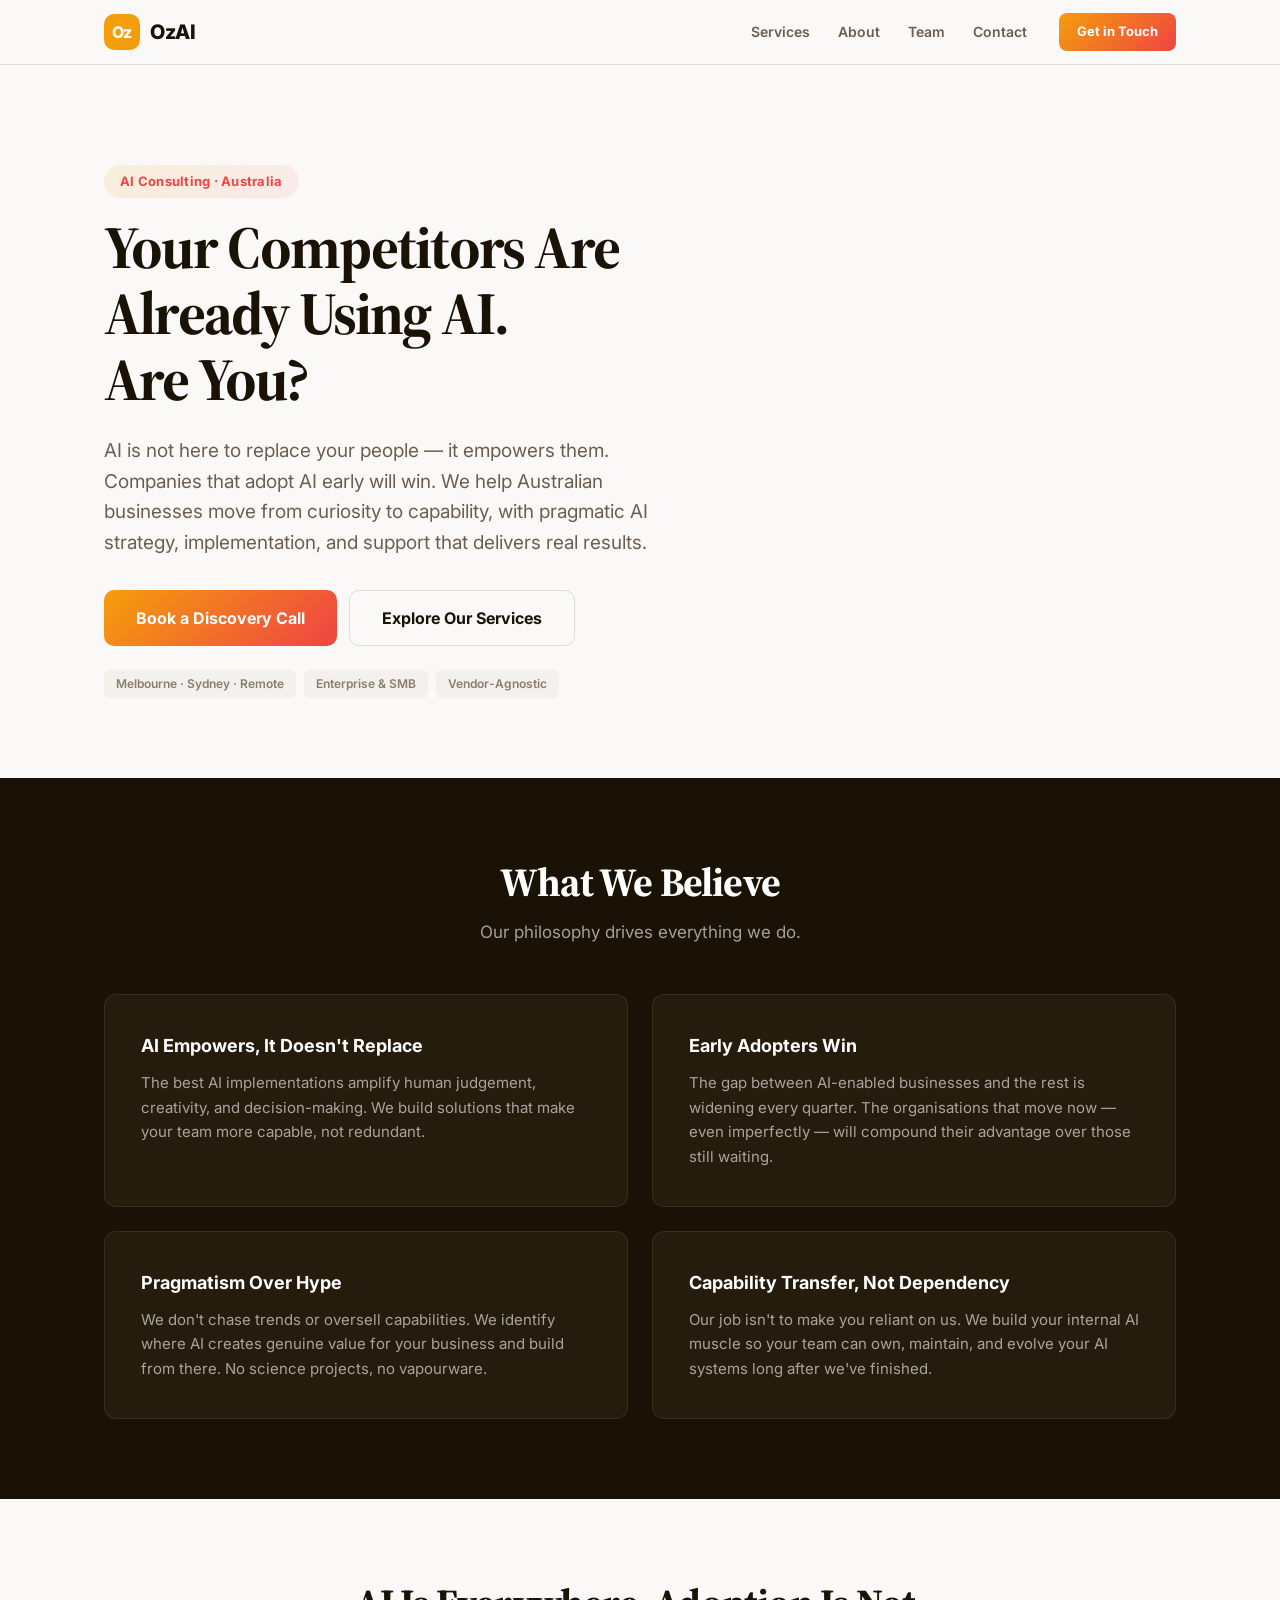
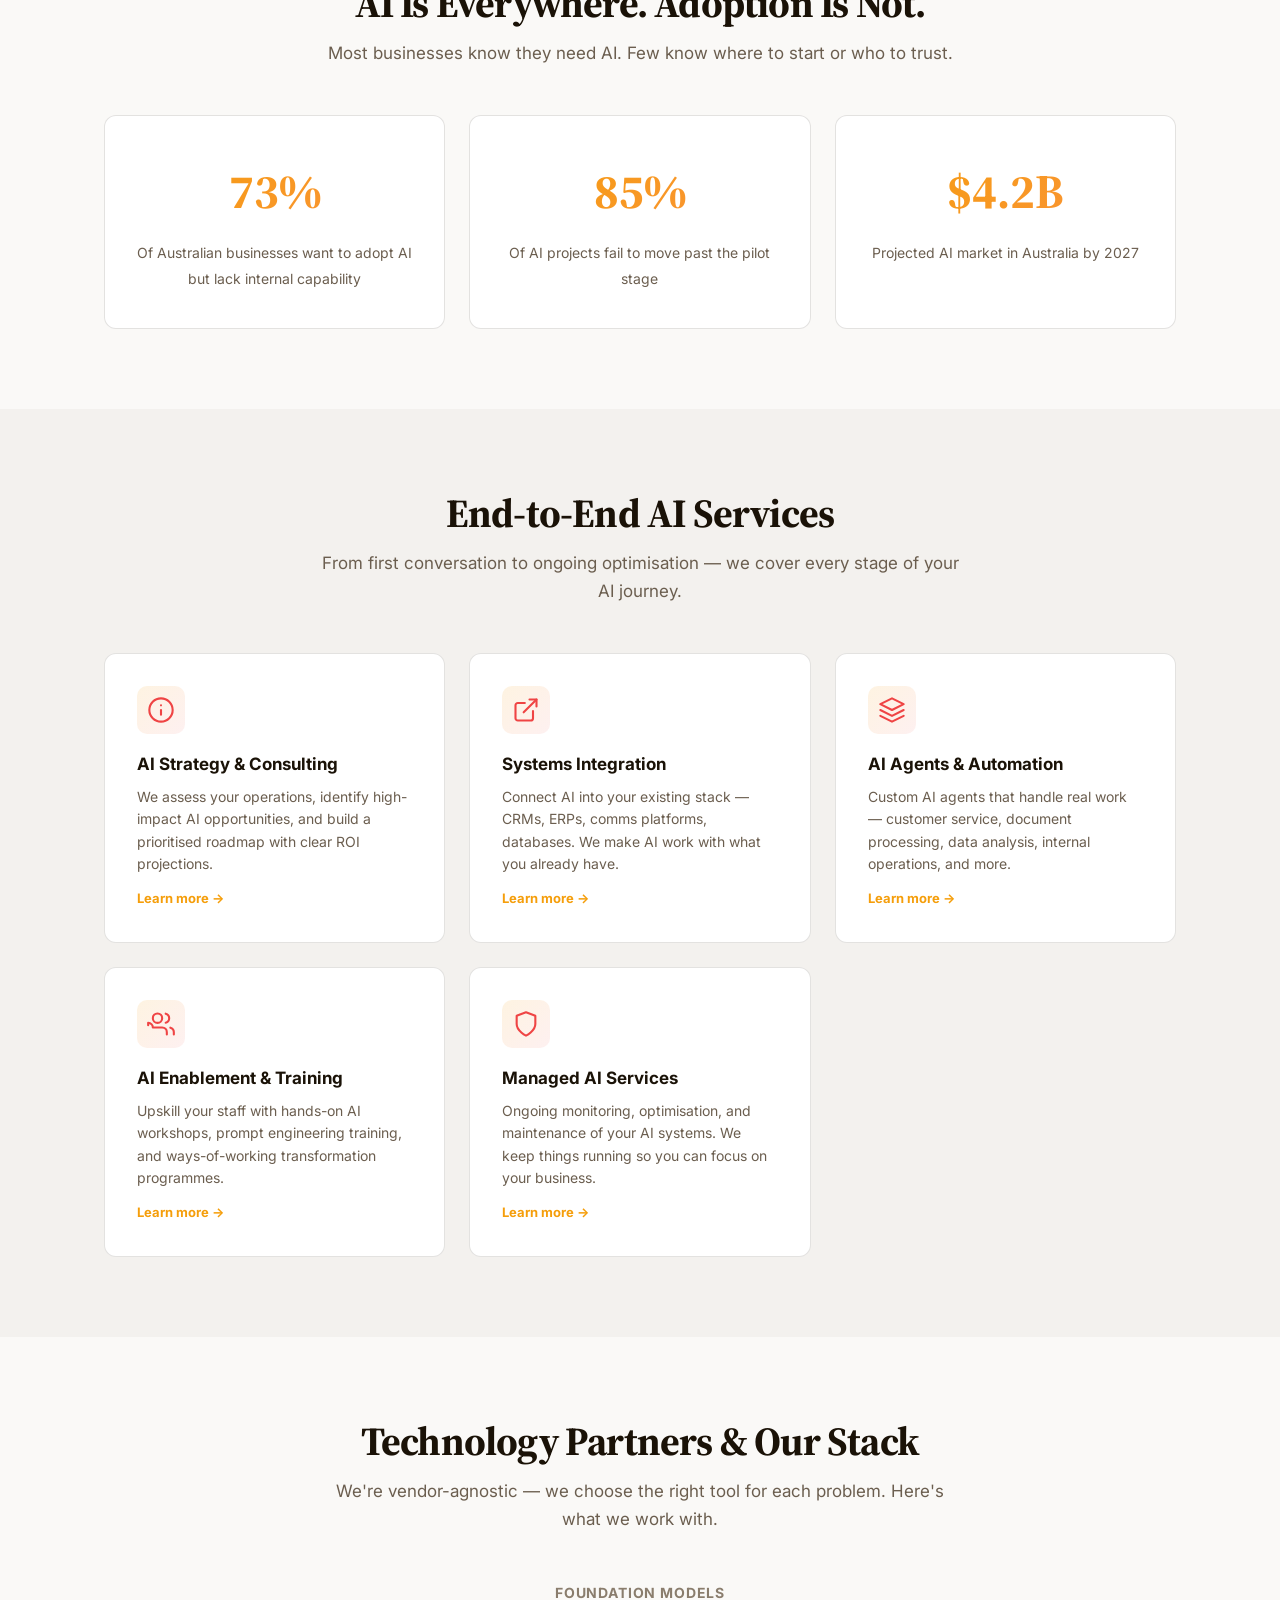
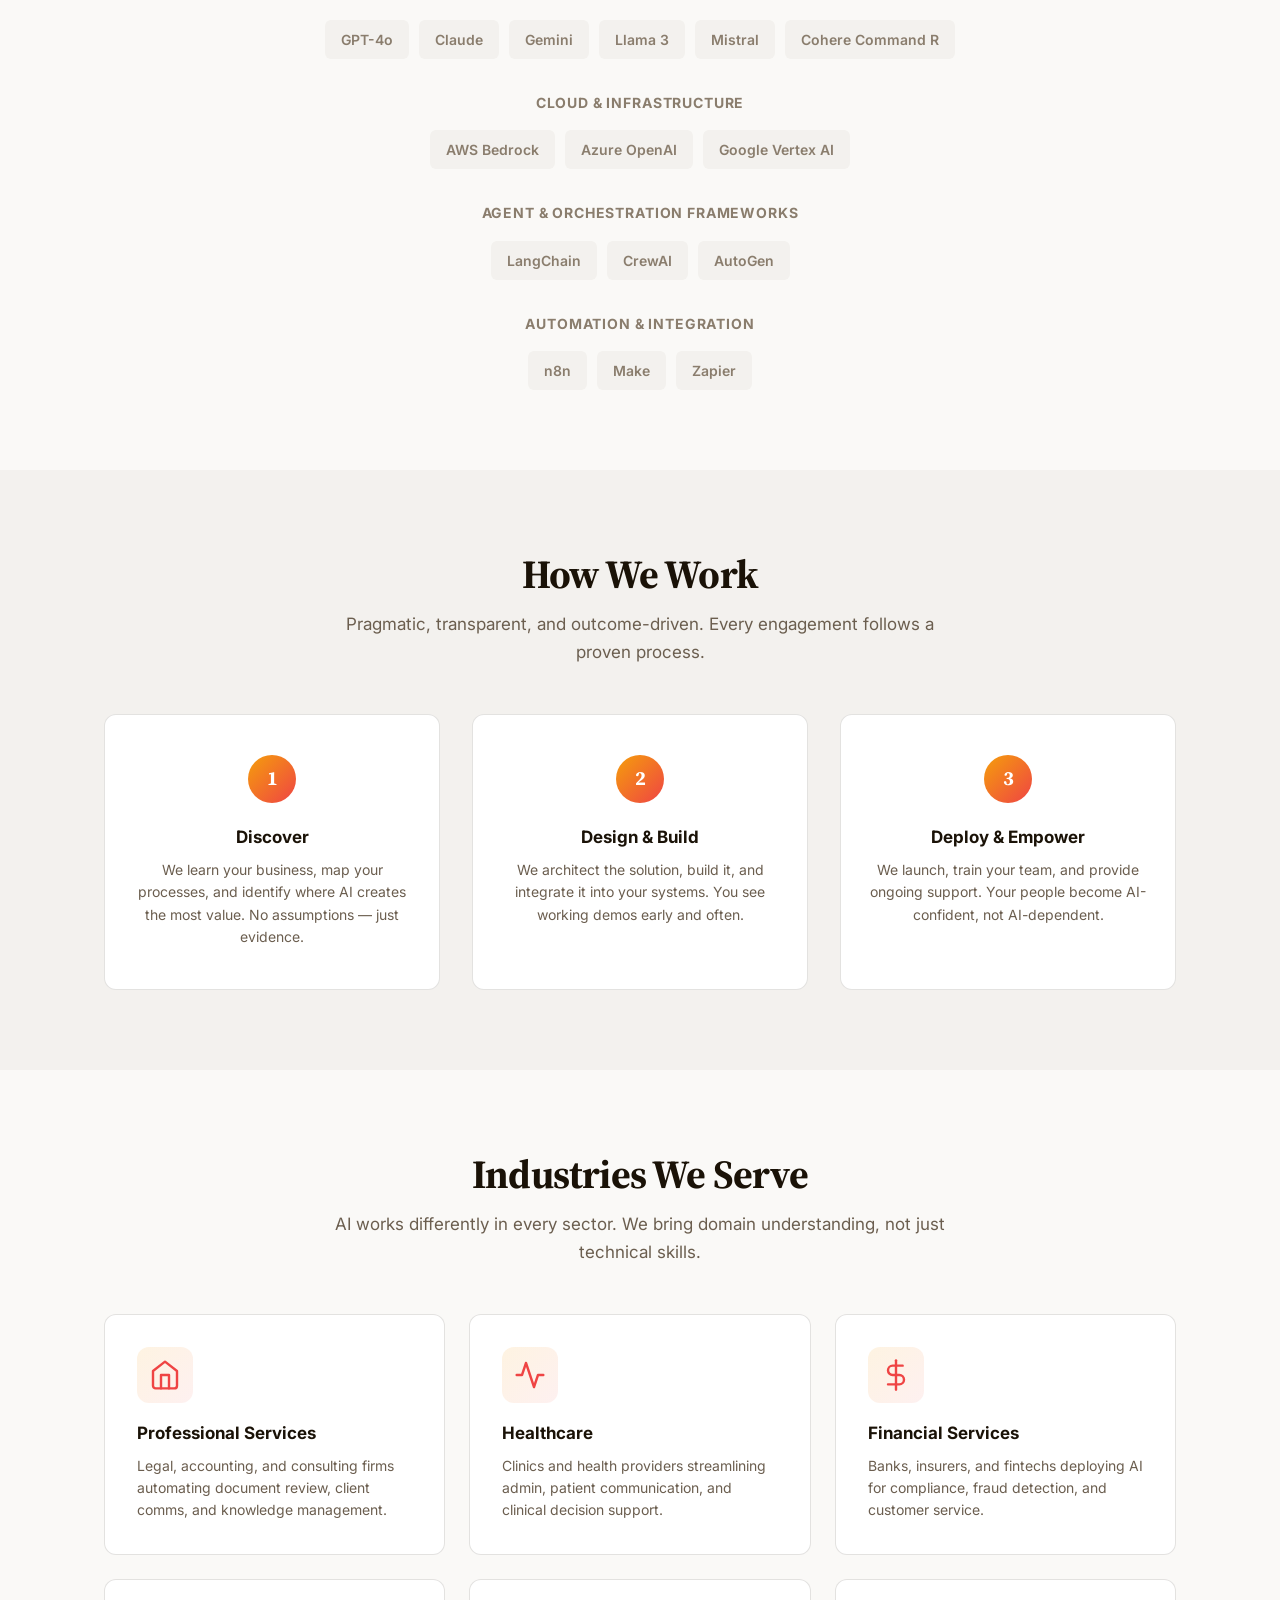
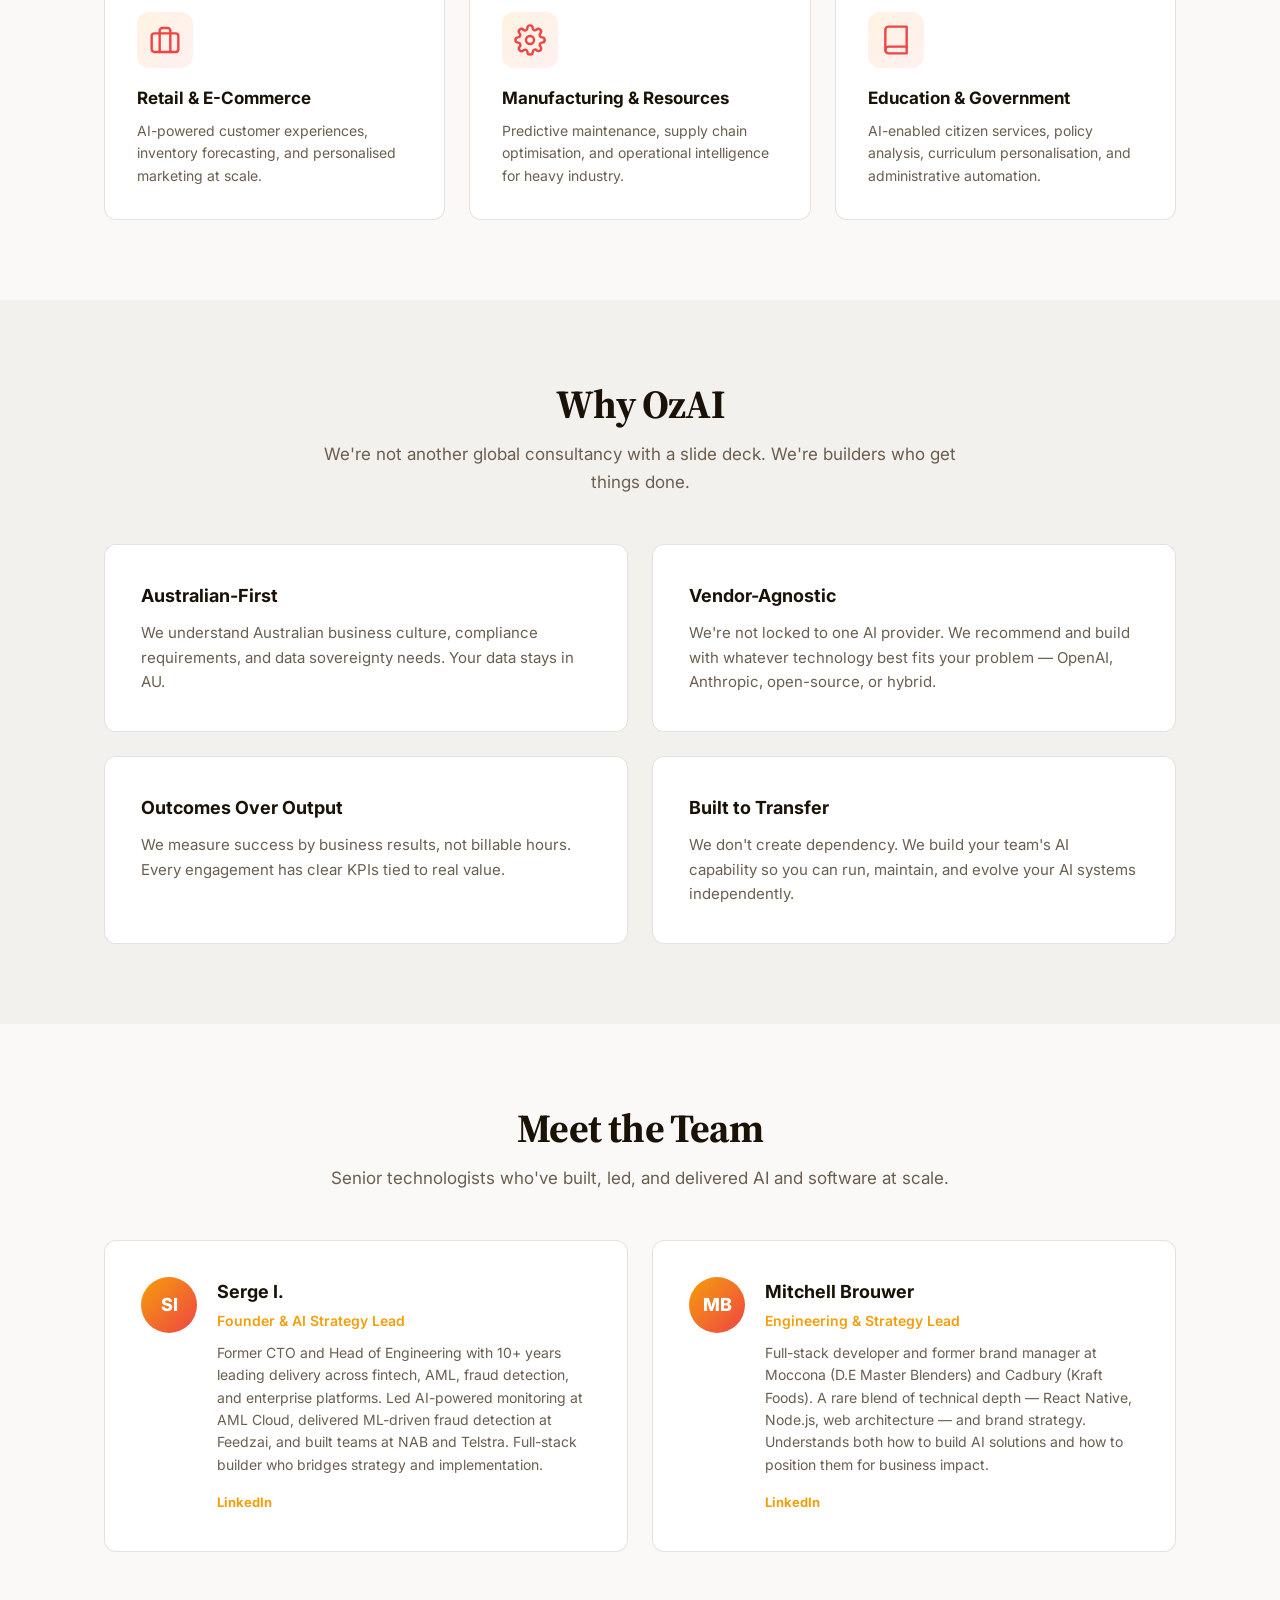
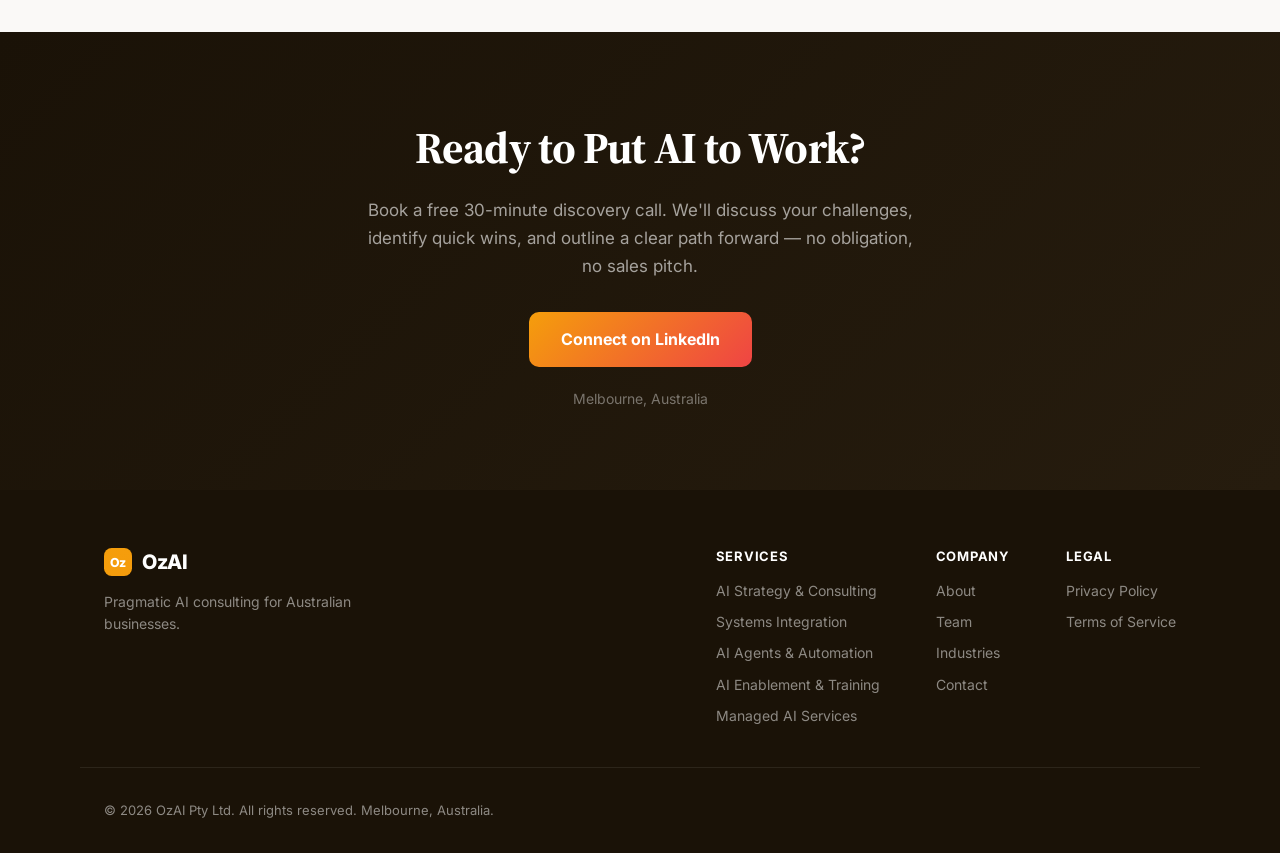
<file: index.html>
<!DOCTYPE html>
<html lang="en">
<head>
  <meta charset="UTF-8">
  <meta name="viewport" content="width=device-width, initial-scale=1.0">
  <title>OzAI — AI Consulting for Australian Businesses</title>
  <meta name="description" content="Australia's pragmatic AI consultancy. We help businesses adopt AI that actually works — strategy, integration, agents, training, and ongoing support.">
  <link rel="icon" type="image/svg+xml" href="favicon.svg">
  <link rel="icon" type="image/png" sizes="32x32" href="favicon-32.png">
  <link rel="icon" type="image/png" sizes="16x16" href="favicon-16.png">
  <link rel="apple-touch-icon" sizes="180x180" href="icon-180.png">
  <link rel="manifest" href="site.webmanifest">
  <link rel="preconnect" href="https://fonts.googleapis.com">
  <link rel="preconnect" href="https://fonts.gstatic.com" crossorigin>
  <link href="https://fonts.googleapis.com/css2?family=Inter:wght@400;500;600;700;800&family=Source+Serif+4:wght@600;700&display=swap" rel="stylesheet">
  <link rel="stylesheet" href="styles.css">
</head>
<body>
<div class="page">

  <header class="nav">
    <div class="nav-inner">
      <a href="/" class="logo" aria-label="OzAI home">
        <svg class="logo-mark" width="36" height="36" viewBox="0 0 36 36" fill="none">
          <rect width="36" height="36" rx="10" fill="url(#gLogo)"/>
          <text x="18" y="24" text-anchor="middle" font-family="Inter,sans-serif" font-weight="800" font-size="16" fill="#fff">Oz</text>
          <defs><linearGradient id="gLogo" x1="0" y1="0" x2="36" y2="36"><stop stop-color="#f59e0b"/><stop offset="1" stop-color="#ef4444"/></linearGradient></defs>
        </svg>
        <span class="logo-text">OzAI</span>
      </a>
      <nav class="nav-links">
        <a href="#services">Services</a>
        <a href="#about">About</a>
        <a href="#team">Team</a>
        <a href="#contact">Contact</a>
      </nav>
      <a href="#contact" class="btn btn-sm">Get in Touch</a>
    </div>
  </header>

  <main>

    <!-- HERO -->
    <section class="hero">
      <div class="hero-inner">
        <div class="hero-copy fade-up">
          <div class="pill">AI Consulting &middot; Australia</div>
          <h1>Your Competitors Are<br>Already Using AI.<br>Are You?</h1>
          <p class="hero-sub">AI is not here to replace your people — it empowers them. Companies that adopt AI early will win. We help Australian businesses move from curiosity to capability, with pragmatic AI strategy, implementation, and support that delivers real results.</p>
          <div class="hero-actions">
            <a href="#contact" class="btn btn-lg">Book a Discovery Call</a>
            <a href="#services" class="btn btn-ghost btn-lg">Explore Our Services</a>
          </div>
          <div class="hero-meta">
            <div class="tag">Melbourne &middot; Sydney &middot; Remote</div>
            <div class="tag">Enterprise &amp; SMB</div>
            <div class="tag">Vendor-Agnostic</div>
          </div>
        </div>
      </div>
    </section>

    <!-- WHAT WE BELIEVE -->
    <section class="section section-dark">
      <div class="container">
        <div class="section-header">
          <h2>What We Believe</h2>
          <p>Our philosophy drives everything we do.</p>
        </div>
        <div class="why-grid">
          <div class="why-card why-card-dark fade-up">
            <h3>AI Empowers, It Doesn't Replace</h3>
            <p>The best AI implementations amplify human judgement, creativity, and decision-making. We build solutions that make your team more capable, not redundant.</p>
          </div>
          <div class="why-card why-card-dark fade-up" style="animation-delay:.06s">
            <h3>Early Adopters Win</h3>
            <p>The gap between AI-enabled businesses and the rest is widening every quarter. The organisations that move now — even imperfectly — will compound their advantage over those still waiting.</p>
          </div>
          <div class="why-card why-card-dark fade-up" style="animation-delay:.12s">
            <h3>Pragmatism Over Hype</h3>
            <p>We don't chase trends or oversell capabilities. We identify where AI creates genuine value for your business and build from there. No science projects, no vapourware.</p>
          </div>
          <div class="why-card why-card-dark fade-up" style="animation-delay:.18s">
            <h3>Capability Transfer, Not Dependency</h3>
            <p>Our job isn't to make you reliant on us. We build your internal AI muscle so your team can own, maintain, and evolve your AI systems long after we've finished.</p>
          </div>
        </div>
      </div>
    </section>

    <!-- PROBLEM -->
    <section class="section">
      <div class="container">
        <div class="section-header">
          <h2>AI Is Everywhere. Adoption Is Not.</h2>
          <p>Most businesses know they need AI. Few know where to start or who to trust.</p>
        </div>
        <div class="stats-grid">
          <div class="stat-card stat-card-light fade-up">
            <span class="stat-num">73%</span>
            <span class="stat-label">Of Australian businesses want to adopt AI but lack internal capability</span>
          </div>
          <div class="stat-card stat-card-light fade-up" style="animation-delay:.06s">
            <span class="stat-num">85%</span>
            <span class="stat-label">Of AI projects fail to move past the pilot stage</span>
          </div>
          <div class="stat-card stat-card-light fade-up" style="animation-delay:.12s">
            <span class="stat-num">$4.2B</span>
            <span class="stat-label">Projected AI market in Australia by 2027</span>
          </div>
        </div>
      </div>
    </section>

    <!-- SERVICES -->
    <section class="section section-alt" id="services">
      <div class="container">
        <div class="section-header">
          <h2>End-to-End AI Services</h2>
          <p>From first conversation to ongoing optimisation — we cover every stage of your AI journey.</p>
        </div>
        <div class="feature-grid">
          <a href="consulting.html" class="feature feature-link fade-up">
            <div class="feature-icon">
              <svg width="28" height="28" viewBox="0 0 24 24" fill="none" stroke="currentColor" stroke-width="1.8" stroke-linecap="round" stroke-linejoin="round"><circle cx="12" cy="12" r="10"/><path d="M12 16v-4M12 8h.01"/></svg>
            </div>
            <h3>AI Strategy &amp; Consulting</h3>
            <p>We assess your operations, identify high-impact AI opportunities, and build a prioritised roadmap with clear ROI projections.</p>
            <span class="learn-more">Learn more &rarr;</span>
          </a>
          <a href="integration.html" class="feature feature-link fade-up" style="animation-delay:.06s">
            <div class="feature-icon">
              <svg width="28" height="28" viewBox="0 0 24 24" fill="none" stroke="currentColor" stroke-width="1.8" stroke-linecap="round" stroke-linejoin="round"><path d="M18 13v6a2 2 0 01-2 2H5a2 2 0 01-2-2V8a2 2 0 012-2h6"/><polyline points="15 3 21 3 21 9"/><line x1="10" y1="14" x2="21" y2="3"/></svg>
            </div>
            <h3>Systems Integration</h3>
            <p>Connect AI into your existing stack — CRMs, ERPs, comms platforms, databases. We make AI work with what you already have.</p>
            <span class="learn-more">Learn more &rarr;</span>
          </a>
          <a href="agents.html" class="feature feature-link fade-up" style="animation-delay:.12s">
            <div class="feature-icon">
              <svg width="28" height="28" viewBox="0 0 24 24" fill="none" stroke="currentColor" stroke-width="1.8" stroke-linecap="round" stroke-linejoin="round"><path d="M12 2L2 7l10 5 10-5-10-5z"/><path d="M2 17l10 5 10-5"/><path d="M2 12l10 5 10-5"/></svg>
            </div>
            <h3>AI Agents &amp; Automation</h3>
            <p>Custom AI agents that handle real work — customer service, document processing, data analysis, internal operations, and more.</p>
            <span class="learn-more">Learn more &rarr;</span>
          </a>
          <a href="enablement.html" class="feature feature-link fade-up" style="animation-delay:.18s">
            <div class="feature-icon">
              <svg width="28" height="28" viewBox="0 0 24 24" fill="none" stroke="currentColor" stroke-width="1.8" stroke-linecap="round" stroke-linejoin="round"><path d="M17 21v-2a4 4 0 00-4-4H5a4 4 0 00-4-4v2"/><circle cx="9" cy="7" r="4"/><path d="M23 21v-2a4 4 0 00-3-3.87M16 3.13a4 4 0 010 7.75"/></svg>
            </div>
            <h3>AI Enablement &amp; Training</h3>
            <p>Upskill your staff with hands-on AI workshops, prompt engineering training, and ways-of-working transformation programmes.</p>
            <span class="learn-more">Learn more &rarr;</span>
          </a>
          <a href="managed.html" class="feature feature-link fade-up" style="animation-delay:.24s">
            <div class="feature-icon">
              <svg width="28" height="28" viewBox="0 0 24 24" fill="none" stroke="currentColor" stroke-width="1.8" stroke-linecap="round" stroke-linejoin="round"><path d="M12 22s8-4 8-10V5l-8-3-8 3v7c0 6 8 10 8 10z"/></svg>
            </div>
            <h3>Managed AI Services</h3>
            <p>Ongoing monitoring, optimisation, and maintenance of your AI systems. We keep things running so you can focus on your business.</p>
            <span class="learn-more">Learn more &rarr;</span>
          </a>
        </div>
      </div>
    </section>

    <!-- TECHNOLOGY PARTNERS / OUR STACK -->
    <section class="section" id="stack">
      <div class="container">
        <div class="section-header">
          <h2>Technology Partners &amp; Our Stack</h2>
          <p>We're vendor-agnostic — we choose the right tool for each problem. Here's what we work with.</p>
        </div>
        <div class="stack-wrapper">
          <div class="stack-group">
            <h3 class="stack-label">Foundation Models</h3>
            <div class="stack-tags">
              <div class="tag tag-lg">GPT-4o</div>
              <div class="tag tag-lg">Claude</div>
              <div class="tag tag-lg">Gemini</div>
              <div class="tag tag-lg">Llama 3</div>
              <div class="tag tag-lg">Mistral</div>
              <div class="tag tag-lg">Cohere Command R</div>
            </div>
          </div>
          <div class="stack-group">
            <h3 class="stack-label">Cloud &amp; Infrastructure</h3>
            <div class="stack-tags">
              <div class="tag tag-lg">AWS Bedrock</div>
              <div class="tag tag-lg">Azure OpenAI</div>
              <div class="tag tag-lg">Google Vertex AI</div>
            </div>
          </div>
          <div class="stack-group">
            <h3 class="stack-label">Agent &amp; Orchestration Frameworks</h3>
            <div class="stack-tags">
              <div class="tag tag-lg">LangChain</div>
              <div class="tag tag-lg">CrewAI</div>
              <div class="tag tag-lg">AutoGen</div>
            </div>
          </div>
          <div class="stack-group">
            <h3 class="stack-label">Automation &amp; Integration</h3>
            <div class="stack-tags">
              <div class="tag tag-lg">n8n</div>
              <div class="tag tag-lg">Make</div>
              <div class="tag tag-lg">Zapier</div>
            </div>
          </div>
        </div>
      </div>
    </section>

    <!-- APPROACH -->
    <section class="section section-alt" id="approach">
      <div class="container">
        <div class="section-header">
          <h2>How We Work</h2>
          <p>Pragmatic, transparent, and outcome-driven. Every engagement follows a proven process.</p>
        </div>
        <div class="steps-grid">
          <div class="step fade-up">
            <div class="step-num">1</div>
            <h3>Discover</h3>
            <p>We learn your business, map your processes, and identify where AI creates the most value. No assumptions — just evidence.</p>
          </div>
          <div class="step fade-up" style="animation-delay:.06s">
            <div class="step-num">2</div>
            <h3>Design &amp; Build</h3>
            <p>We architect the solution, build it, and integrate it into your systems. You see working demos early and often.</p>
          </div>
          <div class="step fade-up" style="animation-delay:.12s">
            <div class="step-num">3</div>
            <h3>Deploy &amp; Empower</h3>
            <p>We launch, train your team, and provide ongoing support. Your people become AI-confident, not AI-dependent.</p>
          </div>
        </div>
      </div>
    </section>

    <!-- INDUSTRIES -->
    <section class="section" id="industries">
      <div class="container">
        <div class="section-header">
          <h2>Industries We Serve</h2>
          <p>AI works differently in every sector. We bring domain understanding, not just technical skills.</p>
        </div>
        <div class="industry-grid">
          <div class="industry-card fade-up">
            <div class="industry-icon">
              <svg width="32" height="32" viewBox="0 0 24 24" fill="none" stroke="currentColor" stroke-width="1.8" stroke-linecap="round" stroke-linejoin="round"><path d="M3 9l9-7 9 7v11a2 2 0 01-2 2H5a2 2 0 01-2-2z"/><polyline points="9 22 9 12 15 12 15 22"/></svg>
            </div>
            <h3>Professional Services</h3>
            <p>Legal, accounting, and consulting firms automating document review, client comms, and knowledge management.</p>
          </div>
          <div class="industry-card fade-up" style="animation-delay:.04s">
            <div class="industry-icon">
              <svg width="32" height="32" viewBox="0 0 24 24" fill="none" stroke="currentColor" stroke-width="1.8" stroke-linecap="round" stroke-linejoin="round"><path d="M22 12h-4l-3 9L9 3l-3 9H2"/></svg>
            </div>
            <h3>Healthcare</h3>
            <p>Clinics and health providers streamlining admin, patient communication, and clinical decision support.</p>
          </div>
          <div class="industry-card fade-up" style="animation-delay:.08s">
            <div class="industry-icon">
              <svg width="32" height="32" viewBox="0 0 24 24" fill="none" stroke="currentColor" stroke-width="1.8" stroke-linecap="round" stroke-linejoin="round"><line x1="12" y1="1" x2="12" y2="23"/><path d="M17 5H9.5a3.5 3.5 0 000 7h5a3.5 3.5 0 010 7H6"/></svg>
            </div>
            <h3>Financial Services</h3>
            <p>Banks, insurers, and fintechs deploying AI for compliance, fraud detection, and customer service.</p>
          </div>
          <div class="industry-card fade-up" style="animation-delay:.12s">
            <div class="industry-icon">
              <svg width="32" height="32" viewBox="0 0 24 24" fill="none" stroke="currentColor" stroke-width="1.8" stroke-linecap="round" stroke-linejoin="round"><rect x="2" y="7" width="20" height="14" rx="2" ry="2"/><path d="M16 21V5a2 2 0 00-2-2h-4a2 2 0 00-2 2v16"/></svg>
            </div>
            <h3>Retail &amp; E-Commerce</h3>
            <p>AI-powered customer experiences, inventory forecasting, and personalised marketing at scale.</p>
          </div>
          <div class="industry-card fade-up" style="animation-delay:.16s">
            <div class="industry-icon">
              <svg width="32" height="32" viewBox="0 0 24 24" fill="none" stroke="currentColor" stroke-width="1.8" stroke-linecap="round" stroke-linejoin="round"><circle cx="12" cy="12" r="3"/><path d="M19.4 15a1.65 1.65 0 00.33 1.82l.06.06a2 2 0 010 2.83 2 2 0 01-2.83 0l-.06-.06a1.65 1.65 0 00-1.82-.33 1.65 1.65 0 00-1 1.51V21a2 2 0 01-4 0v-.09A1.65 1.65 0 009 19.4a1.65 1.65 0 00-1.82.33l-.06.06a2 2 0 01-2.83-2.83l.06-.06A1.65 1.65 0 004.68 15a1.65 1.65 0 00-1.51-1H3a2 2 0 010-4h.09A1.65 1.65 0 004.6 9a1.65 1.65 0 00-.33-1.82l-.06-.06a2 2 0 012.83-2.83l.06.06A1.65 1.65 0 009 4.68a1.65 1.65 0 001-1.51V3a2 2 0 014 0v.09a1.65 1.65 0 001 1.51 1.65 1.65 0 001.82-.33l.06-.06a2 2 0 012.83 2.83l-.06.06A1.65 1.65 0 0019.4 9a1.65 1.65 0 001.51 1H21a2 2 0 010 4h-.09a1.65 1.65 0 00-1.51 1z"/></svg>
            </div>
            <h3>Manufacturing &amp; Resources</h3>
            <p>Predictive maintenance, supply chain optimisation, and operational intelligence for heavy industry.</p>
          </div>
          <div class="industry-card fade-up" style="animation-delay:.2s">
            <div class="industry-icon">
              <svg width="32" height="32" viewBox="0 0 24 24" fill="none" stroke="currentColor" stroke-width="1.8" stroke-linecap="round" stroke-linejoin="round"><path d="M4 19.5A2.5 2.5 0 016.5 17H20"/><path d="M6.5 2H20v20H6.5A2.5 2.5 0 014 19.5v-15A2.5 2.5 0 016.5 2z"/></svg>
            </div>
            <h3>Education &amp; Government</h3>
            <p>AI-enabled citizen services, policy analysis, curriculum personalisation, and administrative automation.</p>
          </div>
        </div>
      </div>
    </section>

    <!-- WHY US -->
    <section class="section section-alt" id="about">
      <div class="container">
        <div class="section-header">
          <h2>Why OzAI</h2>
          <p>We're not another global consultancy with a slide deck. We're builders who get things done.</p>
        </div>
        <div class="why-grid">
          <div class="why-card fade-up">
            <h3>Australian-First</h3>
            <p>We understand Australian business culture, compliance requirements, and data sovereignty needs. Your data stays in AU.</p>
          </div>
          <div class="why-card fade-up" style="animation-delay:.06s">
            <h3>Vendor-Agnostic</h3>
            <p>We're not locked to one AI provider. We recommend and build with whatever technology best fits your problem — OpenAI, Anthropic, open-source, or hybrid.</p>
          </div>
          <div class="why-card fade-up" style="animation-delay:.12s">
            <h3>Outcomes Over Output</h3>
            <p>We measure success by business results, not billable hours. Every engagement has clear KPIs tied to real value.</p>
          </div>
          <div class="why-card fade-up" style="animation-delay:.18s">
            <h3>Built to Transfer</h3>
            <p>We don't create dependency. We build your team's AI capability so you can run, maintain, and evolve your AI systems independently.</p>
          </div>
        </div>
      </div>
    </section>

    <!-- TEAM -->
    <section class="section" id="team">
      <div class="container">
        <div class="section-header">
          <h2>Meet the Team</h2>
          <p>Senior technologists who've built, led, and delivered AI and software at scale.</p>
        </div>
        <div class="team-grid">
          <article class="team-card fade-up">
            <div class="team-avatar">SI</div>
            <div class="team-details">
              <div class="team-name">Serge I.</div>
              <div class="team-role">Founder &amp; AI Strategy Lead</div>
              <p class="team-bio">Former CTO and Head of Engineering with 10+ years leading delivery across fintech, AML, fraud detection, and enterprise platforms. Led AI-powered monitoring at AML Cloud, delivered ML-driven fraud detection at Feedzai, and built teams at NAB and Telstra. Full-stack builder who bridges strategy and implementation.</p>
              <a href="https://www.linkedin.com/in/sergeivo/" class="team-link" target="_blank" rel="noopener">LinkedIn</a>
            </div>
          </article>
          <article class="team-card fade-up" style="animation-delay:.06s">
            <div class="team-avatar">MB</div>
            <div class="team-details">
              <div class="team-name">Mitchell Brouwer</div>
              <div class="team-role">Engineering &amp; Strategy Lead</div>
              <p class="team-bio">Full-stack developer and former brand manager at Moccona (D.E Master Blenders) and Cadbury (Kraft Foods). A rare blend of technical depth — React Native, Node.js, web architecture — and brand strategy. Understands both how to build AI solutions and how to position them for business impact.</p>
              <a href="https://www.linkedin.com/in/mitchellbrouwer/" class="team-link" target="_blank" rel="noopener">LinkedIn</a>
            </div>
          </article>
        </div>
      </div>
    </section>

    <!-- CTA -->
    <section class="section-cta" id="contact">
      <div class="container">
        <h2>Ready to Put AI to Work?</h2>
        <p>Book a free 30-minute discovery call. We'll discuss your challenges, identify quick wins, and outline a clear path forward — no obligation, no sales pitch.</p>
        <div class="cta-form">
          <a href="https://www.linkedin.com/company/ozai-digital" class="btn btn-lg" target="_blank" rel="noopener">Connect on LinkedIn</a>
        </div>
        <div class="cta-note">Melbourne, Australia</div>
      </div>
    </section>

  </main>

  <footer class="footer">
    <div class="footer-inner">
      <div class="footer-brand">
        <a href="/" class="logo" aria-label="OzAI home">
          <svg class="logo-mark" width="28" height="28" viewBox="0 0 36 36" fill="none">
            <rect width="36" height="36" rx="10" fill="url(#gLogoF)"/>
            <text x="18" y="24" text-anchor="middle" font-family="Inter,sans-serif" font-weight="800" font-size="16" fill="#fff">Oz</text>
            <defs><linearGradient id="gLogoF" x1="0" y1="0" x2="36" y2="36"><stop stop-color="#f59e0b"/><stop offset="1" stop-color="#ef4444"/></linearGradient></defs>
          </svg>
          <span class="logo-text">OzAI</span>
        </a>
        <p class="footer-tagline">Pragmatic AI consulting for Australian businesses.</p>
      </div>
      <div class="footer-links">
        <div class="footer-col">
          <h4>Services</h4>
          <a href="consulting.html">AI Strategy &amp; Consulting</a>
          <a href="integration.html">Systems Integration</a>
          <a href="agents.html">AI Agents &amp; Automation</a>
          <a href="enablement.html">AI Enablement &amp; Training</a>
          <a href="managed.html">Managed AI Services</a>
        </div>
        <div class="footer-col">
          <h4>Company</h4>
          <a href="#about">About</a>
          <a href="#team">Team</a>
          <a href="#industries">Industries</a>
          <a href="#contact">Contact</a>
        </div>
        <div class="footer-col">
          <h4>Legal</h4>
          <a href="#">Privacy Policy</a>
          <a href="#">Terms of Service</a>
        </div>
      </div>
    </div>
    <div class="footer-bottom">
      <p>&copy; 2026 OzAI Pty Ltd. All rights reserved. Melbourne, Australia.</p>
    </div>
  </footer>

</div>
</body>
</html>
</file>
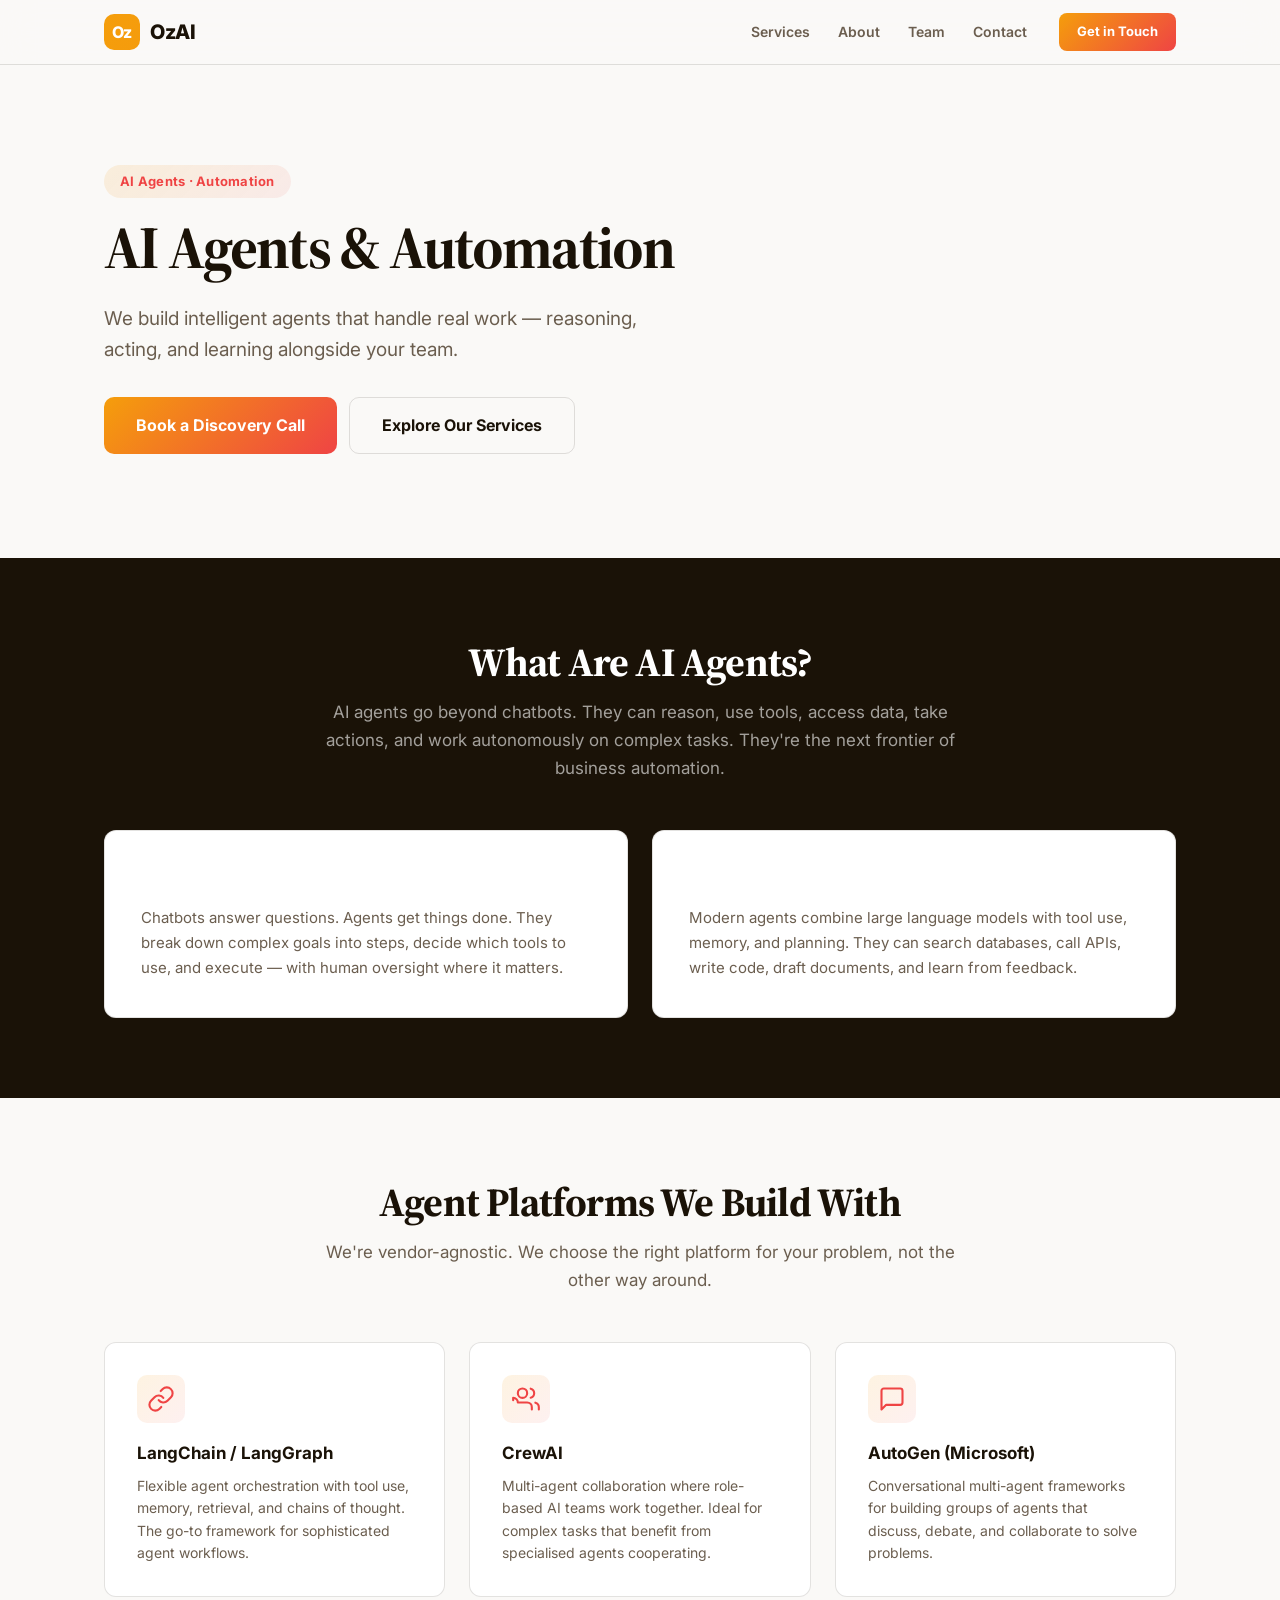
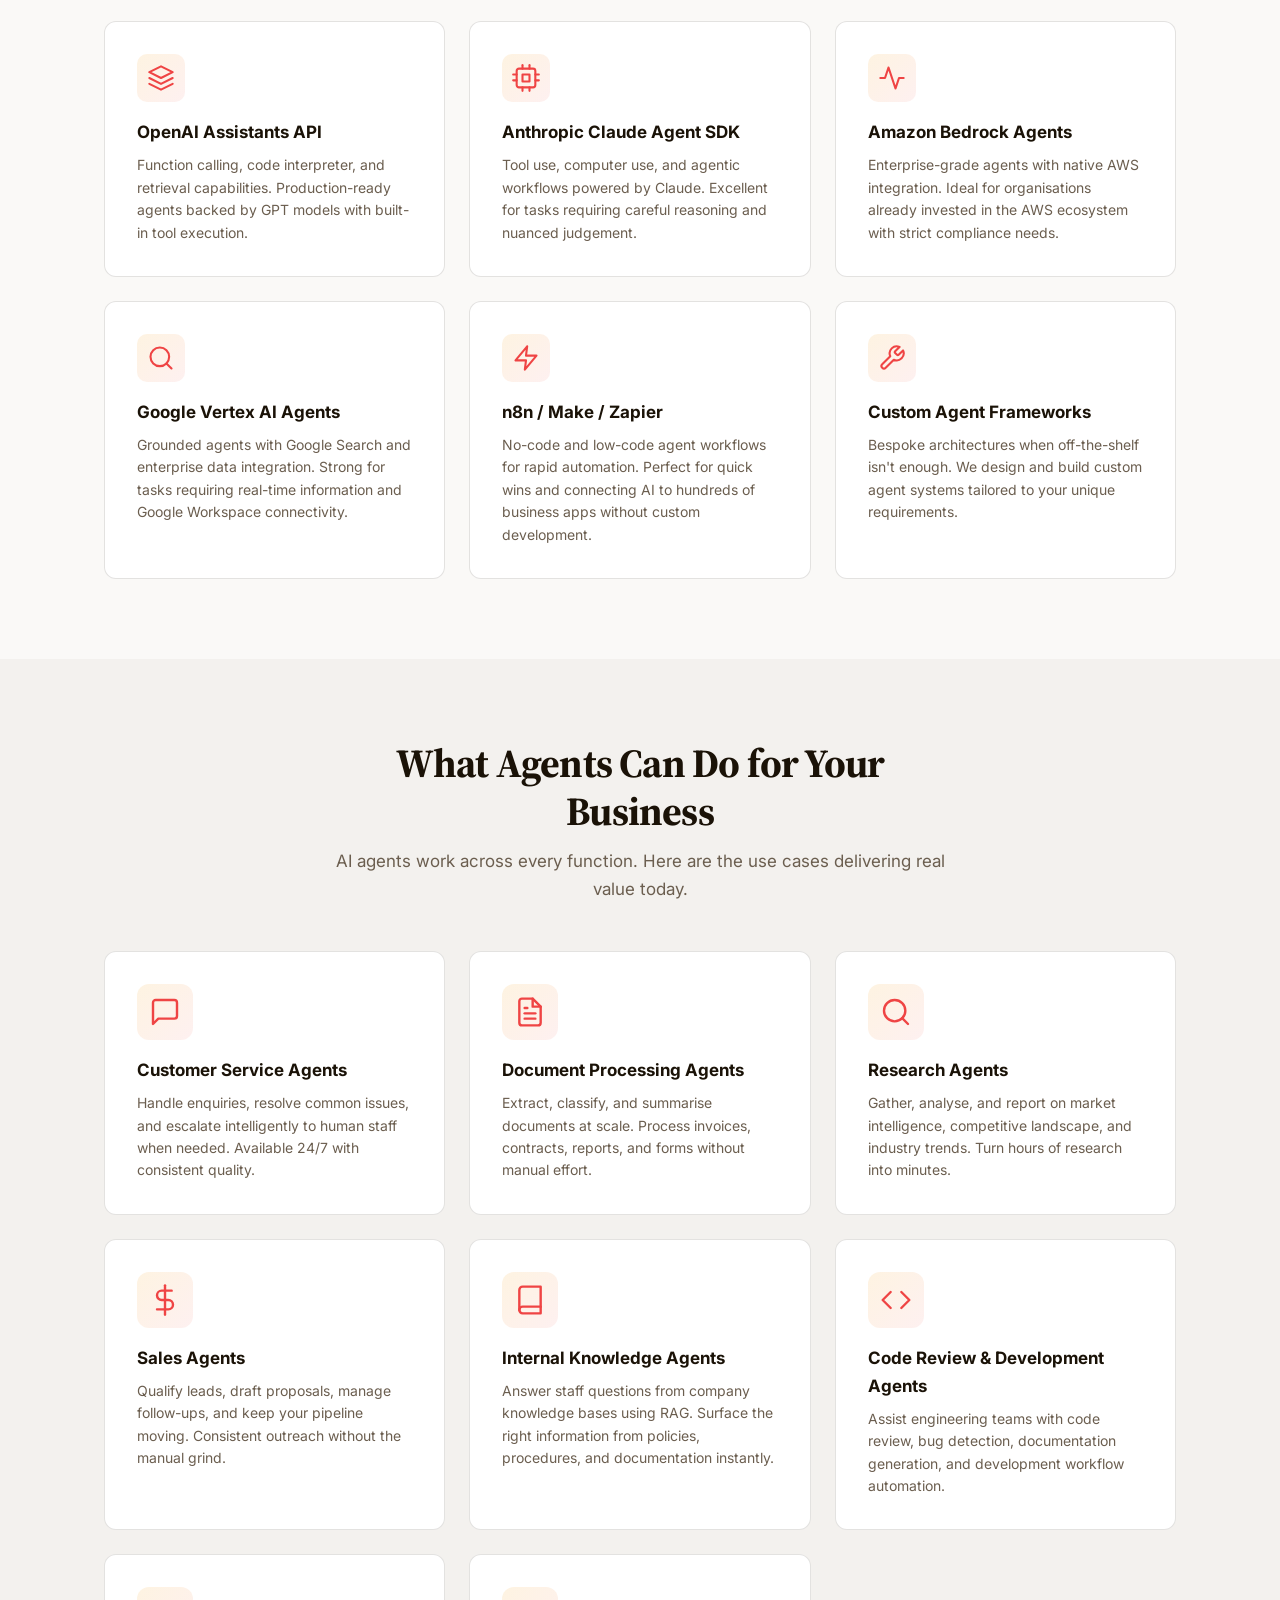
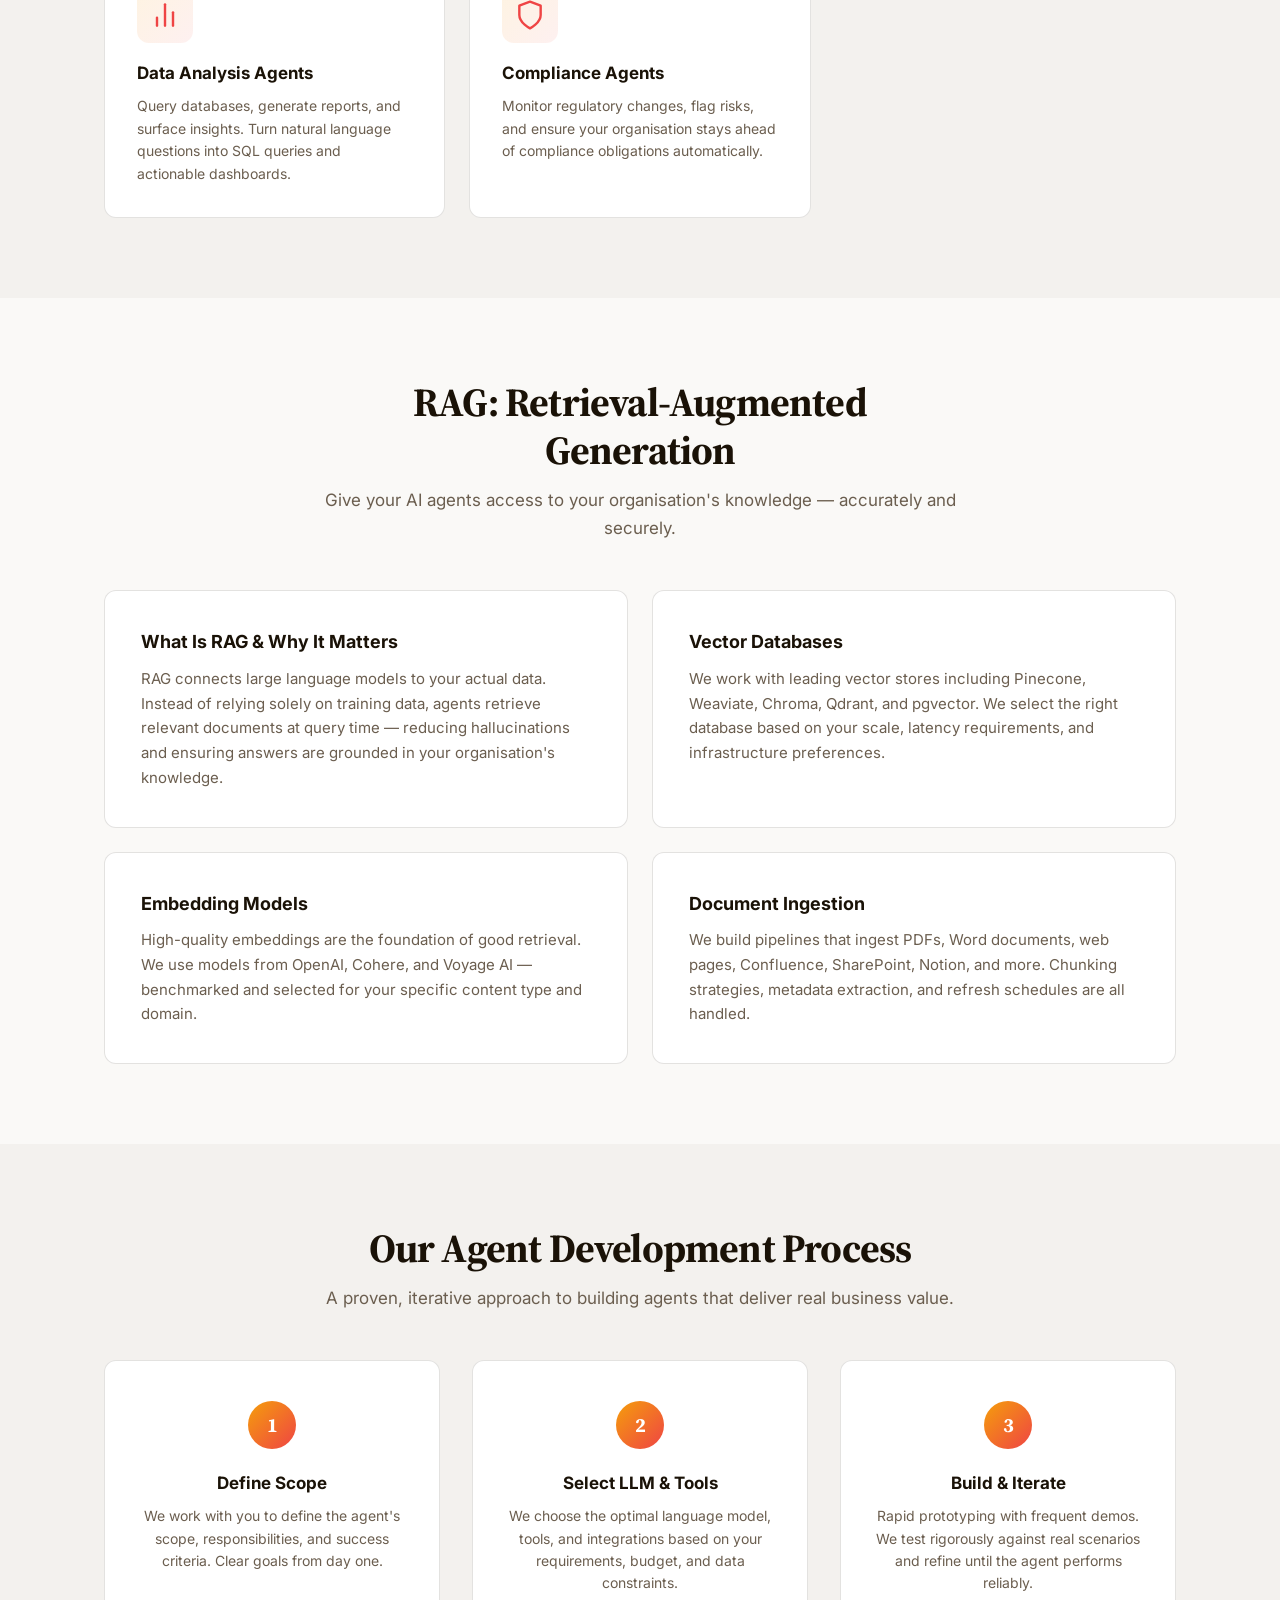
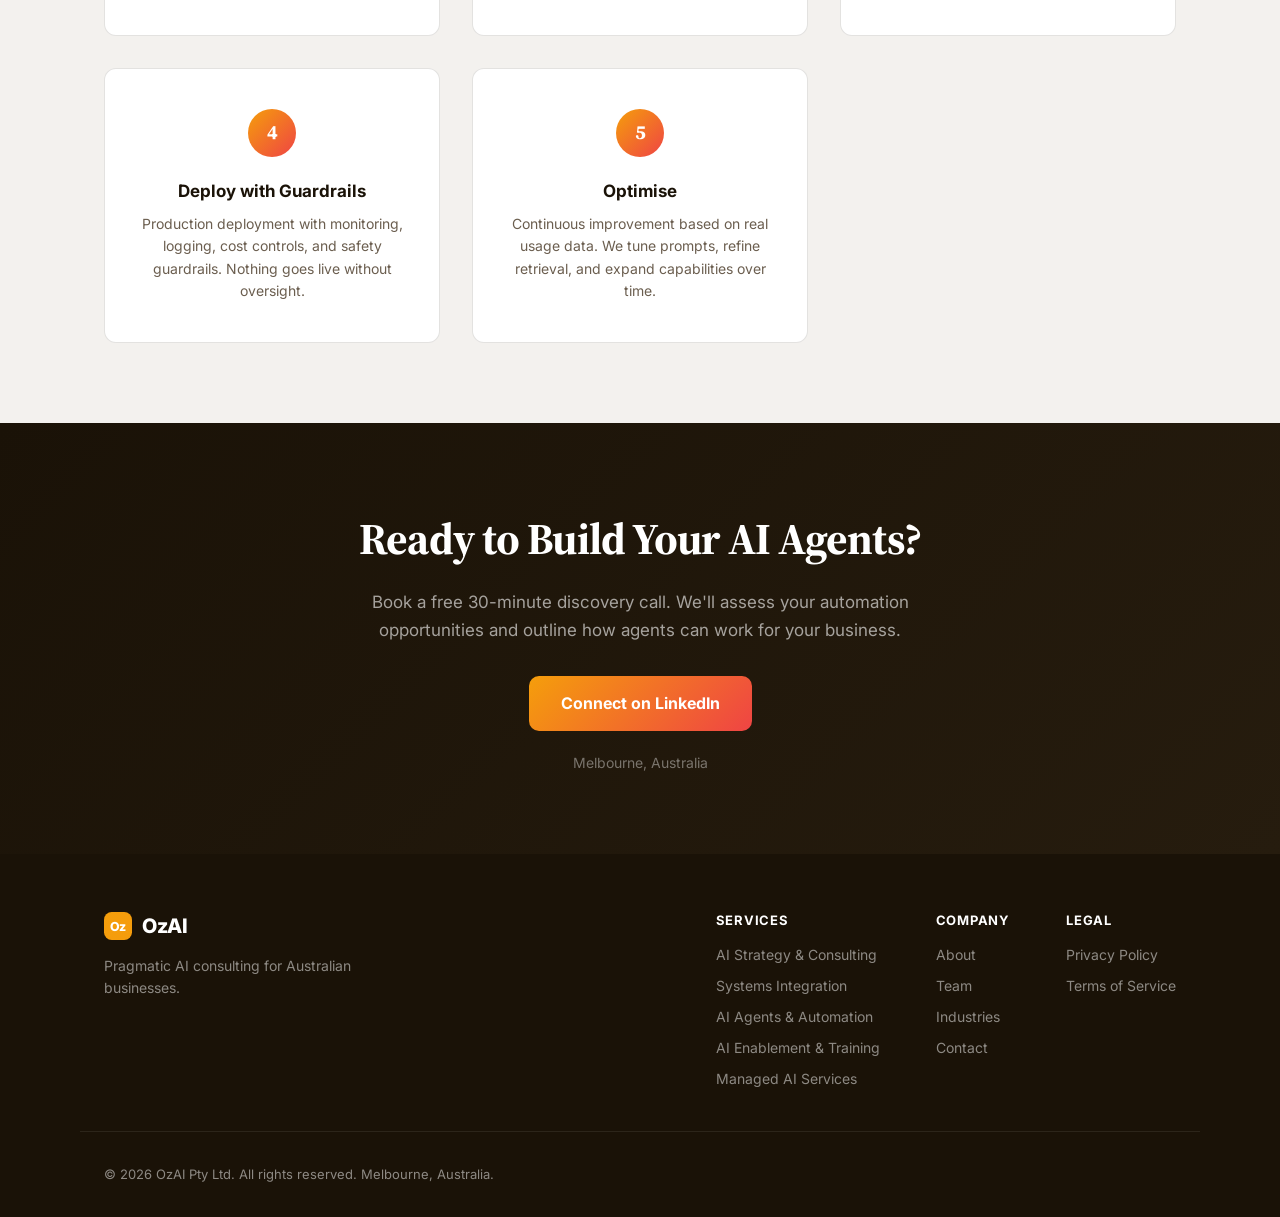
<file: agents.html>
<!DOCTYPE html>
<html lang="en">
<head>
  <meta charset="UTF-8">
  <meta name="viewport" content="width=device-width, initial-scale=1.0">
  <title>AI Agents & Automation — OzAI</title>
  <meta name="description" content="We build intelligent AI agents that handle real work — reasoning, acting, and learning alongside your team. LangChain, CrewAI, RAG, and custom agent frameworks.">
  <link rel="icon" type="image/svg+xml" href="favicon.svg">
  <link rel="icon" type="image/png" sizes="32x32" href="favicon-32.png">
  <link rel="icon" type="image/png" sizes="16x16" href="favicon-16.png">
  <link rel="apple-touch-icon" sizes="180x180" href="icon-180.png">
  <link rel="manifest" href="site.webmanifest">
  <link rel="preconnect" href="https://fonts.googleapis.com">
  <link rel="preconnect" href="https://fonts.gstatic.com" crossorigin>
  <link href="https://fonts.googleapis.com/css2?family=Inter:wght@400;500;600;700;800&family=Source+Serif+4:wght@600;700&display=swap" rel="stylesheet">
  <link rel="stylesheet" href="styles.css">
</head>
<body>
<div class="page">

  <header class="nav">
    <div class="nav-inner">
      <a href="/" class="logo" aria-label="OzAI home">
        <svg class="logo-mark" width="36" height="36" viewBox="0 0 36 36" fill="none">
          <rect width="36" height="36" rx="10" fill="url(#gLogo)"/>
          <text x="18" y="24" text-anchor="middle" font-family="Inter,sans-serif" font-weight="800" font-size="16" fill="#fff">Oz</text>
          <defs><linearGradient id="gLogo" x1="0" y1="0" x2="36" y2="36"><stop stop-color="#f59e0b"/><stop offset="1" stop-color="#ef4444"/></linearGradient></defs>
        </svg>
        <span class="logo-text">OzAI</span>
      </a>
      <nav class="nav-links">
        <a href="/#services">Services</a>
        <a href="/#about">About</a>
        <a href="/#team">Team</a>
        <a href="/#contact">Contact</a>
      </nav>
      <a href="/#contact" class="btn btn-sm">Get in Touch</a>
    </div>
  </header>

  <main>

    <!-- HERO -->
    <section class="hero">
      <div class="hero-inner">
        <div class="hero-copy fade-up">
          <div class="pill">AI Agents &middot; Automation</div>
          <h1>AI Agents &amp; Automation</h1>
          <p class="hero-sub">We build intelligent agents that handle real work — reasoning, acting, and learning alongside your team.</p>
          <div class="hero-actions">
            <a href="/#contact" class="btn btn-lg">Book a Discovery Call</a>
            <a href="/#services" class="btn btn-ghost btn-lg">Explore Our Services</a>
          </div>
        </div>
      </div>
    </section>

    <!-- WHAT ARE AI AGENTS -->
    <section class="section section-dark">
      <div class="container">
        <div class="section-header">
          <h2>What Are AI Agents?</h2>
          <p>AI agents go beyond chatbots. They can reason, use tools, access data, take actions, and work autonomously on complex tasks. They're the next frontier of business automation.</p>
        </div>
        <div class="why-grid">
          <div class="why-card fade-up">
            <h3>Beyond Chat</h3>
            <p>Chatbots answer questions. Agents get things done. They break down complex goals into steps, decide which tools to use, and execute — with human oversight where it matters.</p>
          </div>
          <div class="why-card fade-up" style="animation-delay:.06s">
            <h3>Reasoning &amp; Acting</h3>
            <p>Modern agents combine large language models with tool use, memory, and planning. They can search databases, call APIs, write code, draft documents, and learn from feedback.</p>
          </div>
        </div>
      </div>
    </section>

    <!-- AGENT PLATFORMS -->
    <section class="section" id="platforms">
      <div class="container">
        <div class="section-header">
          <h2>Agent Platforms We Build With</h2>
          <p>We're vendor-agnostic. We choose the right platform for your problem, not the other way around.</p>
        </div>
        <div class="feature-grid">
          <div class="feature fade-up">
            <div class="feature-icon">
              <svg width="28" height="28" viewBox="0 0 24 24" fill="none" stroke="currentColor" stroke-width="1.8" stroke-linecap="round" stroke-linejoin="round"><path d="M10 13a5 5 0 007.54.54l3-3a5 5 0 00-7.07-7.07l-1.72 1.71"/><path d="M14 11a5 5 0 00-7.54-.54l-3 3a5 5 0 007.07 7.07l1.71-1.71"/></svg>
            </div>
            <h3>LangChain / LangGraph</h3>
            <p>Flexible agent orchestration with tool use, memory, retrieval, and chains of thought. The go-to framework for sophisticated agent workflows.</p>
          </div>
          <div class="feature fade-up" style="animation-delay:.06s">
            <div class="feature-icon">
              <svg width="28" height="28" viewBox="0 0 24 24" fill="none" stroke="currentColor" stroke-width="1.8" stroke-linecap="round" stroke-linejoin="round"><path d="M17 21v-2a4 4 0 00-4-4H5a4 4 0 00-4-4v2"/><circle cx="9" cy="7" r="4"/><path d="M23 21v-2a4 4 0 00-3-3.87M16 3.13a4 4 0 010 7.75"/></svg>
            </div>
            <h3>CrewAI</h3>
            <p>Multi-agent collaboration where role-based AI teams work together. Ideal for complex tasks that benefit from specialised agents cooperating.</p>
          </div>
          <div class="feature fade-up" style="animation-delay:.12s">
            <div class="feature-icon">
              <svg width="28" height="28" viewBox="0 0 24 24" fill="none" stroke="currentColor" stroke-width="1.8" stroke-linecap="round" stroke-linejoin="round"><path d="M21 15a2 2 0 01-2 2H7l-4 4V5a2 2 0 012-2h14a2 2 0 012 2z"/></svg>
            </div>
            <h3>AutoGen (Microsoft)</h3>
            <p>Conversational multi-agent frameworks for building groups of agents that discuss, debate, and collaborate to solve problems.</p>
          </div>
          <div class="feature fade-up">
            <div class="feature-icon">
              <svg width="28" height="28" viewBox="0 0 24 24" fill="none" stroke="currentColor" stroke-width="1.8" stroke-linecap="round" stroke-linejoin="round"><path d="M12 2L2 7l10 5 10-5-10-5z"/><path d="M2 17l10 5 10-5"/><path d="M2 12l10 5 10-5"/></svg>
            </div>
            <h3>OpenAI Assistants API</h3>
            <p>Function calling, code interpreter, and retrieval capabilities. Production-ready agents backed by GPT models with built-in tool execution.</p>
          </div>
          <div class="feature fade-up" style="animation-delay:.06s">
            <div class="feature-icon">
              <svg width="28" height="28" viewBox="0 0 24 24" fill="none" stroke="currentColor" stroke-width="1.8" stroke-linecap="round" stroke-linejoin="round"><rect x="4" y="4" width="16" height="16" rx="2" ry="2"/><rect x="9" y="9" width="6" height="6"/><line x1="9" y1="1" x2="9" y2="4"/><line x1="15" y1="1" x2="15" y2="4"/><line x1="9" y1="20" x2="9" y2="23"/><line x1="15" y1="20" x2="15" y2="23"/><line x1="20" y1="9" x2="23" y2="9"/><line x1="20" y1="14" x2="23" y2="14"/><line x1="1" y1="9" x2="4" y2="9"/><line x1="1" y1="14" x2="4" y2="14"/></svg>
            </div>
            <h3>Anthropic Claude Agent SDK</h3>
            <p>Tool use, computer use, and agentic workflows powered by Claude. Excellent for tasks requiring careful reasoning and nuanced judgement.</p>
          </div>
          <div class="feature fade-up" style="animation-delay:.12s">
            <div class="feature-icon">
              <svg width="28" height="28" viewBox="0 0 24 24" fill="none" stroke="currentColor" stroke-width="1.8" stroke-linecap="round" stroke-linejoin="round"><path d="M22 12h-4l-3 9L9 3l-3 9H2"/></svg>
            </div>
            <h3>Amazon Bedrock Agents</h3>
            <p>Enterprise-grade agents with native AWS integration. Ideal for organisations already invested in the AWS ecosystem with strict compliance needs.</p>
          </div>
          <div class="feature fade-up">
            <div class="feature-icon">
              <svg width="28" height="28" viewBox="0 0 24 24" fill="none" stroke="currentColor" stroke-width="1.8" stroke-linecap="round" stroke-linejoin="round"><circle cx="11" cy="11" r="8"/><line x1="21" y1="21" x2="16.65" y2="16.65"/></svg>
            </div>
            <h3>Google Vertex AI Agents</h3>
            <p>Grounded agents with Google Search and enterprise data integration. Strong for tasks requiring real-time information and Google Workspace connectivity.</p>
          </div>
          <div class="feature fade-up" style="animation-delay:.06s">
            <div class="feature-icon">
              <svg width="28" height="28" viewBox="0 0 24 24" fill="none" stroke="currentColor" stroke-width="1.8" stroke-linecap="round" stroke-linejoin="round"><polyline points="13 2 3 14 12 14 11 22 21 10 12 10 13 2"/></svg>
            </div>
            <h3>n8n / Make / Zapier</h3>
            <p>No-code and low-code agent workflows for rapid automation. Perfect for quick wins and connecting AI to hundreds of business apps without custom development.</p>
          </div>
          <div class="feature fade-up" style="animation-delay:.12s">
            <div class="feature-icon">
              <svg width="28" height="28" viewBox="0 0 24 24" fill="none" stroke="currentColor" stroke-width="1.8" stroke-linecap="round" stroke-linejoin="round"><path d="M14.7 6.3a1 1 0 000 1.4l1.6 1.6a1 1 0 001.4 0l3.77-3.77a6 6 0 01-7.94 7.94l-6.91 6.91a2.12 2.12 0 01-3-3l6.91-6.91a6 6 0 017.94-7.94l-3.76 3.76z"/></svg>
            </div>
            <h3>Custom Agent Frameworks</h3>
            <p>Bespoke architectures when off-the-shelf isn't enough. We design and build custom agent systems tailored to your unique requirements.</p>
          </div>
        </div>
      </div>
    </section>

    <!-- USE CASES -->
    <section class="section section-alt" id="use-cases">
      <div class="container">
        <div class="section-header">
          <h2>What Agents Can Do for Your Business</h2>
          <p>AI agents work across every function. Here are the use cases delivering real value today.</p>
        </div>
        <div class="industry-grid">
          <div class="industry-card fade-up">
            <div class="industry-icon">
              <svg width="32" height="32" viewBox="0 0 24 24" fill="none" stroke="currentColor" stroke-width="1.8" stroke-linecap="round" stroke-linejoin="round"><path d="M21 15a2 2 0 01-2 2H7l-4 4V5a2 2 0 012-2h14a2 2 0 012 2z"/></svg>
            </div>
            <h3>Customer Service Agents</h3>
            <p>Handle enquiries, resolve common issues, and escalate intelligently to human staff when needed. Available 24/7 with consistent quality.</p>
          </div>
          <div class="industry-card fade-up" style="animation-delay:.04s">
            <div class="industry-icon">
              <svg width="32" height="32" viewBox="0 0 24 24" fill="none" stroke="currentColor" stroke-width="1.8" stroke-linecap="round" stroke-linejoin="round"><path d="M14 2H6a2 2 0 00-2 2v16a2 2 0 002 2h12a2 2 0 002-2V8z"/><polyline points="14 2 14 8 20 8"/><line x1="16" y1="13" x2="8" y2="13"/><line x1="16" y1="17" x2="8" y2="17"/><polyline points="10 9 9 9 8 9"/></svg>
            </div>
            <h3>Document Processing Agents</h3>
            <p>Extract, classify, and summarise documents at scale. Process invoices, contracts, reports, and forms without manual effort.</p>
          </div>
          <div class="industry-card fade-up" style="animation-delay:.08s">
            <div class="industry-icon">
              <svg width="32" height="32" viewBox="0 0 24 24" fill="none" stroke="currentColor" stroke-width="1.8" stroke-linecap="round" stroke-linejoin="round"><circle cx="11" cy="11" r="8"/><line x1="21" y1="21" x2="16.65" y2="16.65"/></svg>
            </div>
            <h3>Research Agents</h3>
            <p>Gather, analyse, and report on market intelligence, competitive landscape, and industry trends. Turn hours of research into minutes.</p>
          </div>
          <div class="industry-card fade-up" style="animation-delay:.12s">
            <div class="industry-icon">
              <svg width="32" height="32" viewBox="0 0 24 24" fill="none" stroke="currentColor" stroke-width="1.8" stroke-linecap="round" stroke-linejoin="round"><line x1="12" y1="1" x2="12" y2="23"/><path d="M17 5H9.5a3.5 3.5 0 000 7h5a3.5 3.5 0 010 7H6"/></svg>
            </div>
            <h3>Sales Agents</h3>
            <p>Qualify leads, draft proposals, manage follow-ups, and keep your pipeline moving. Consistent outreach without the manual grind.</p>
          </div>
          <div class="industry-card fade-up" style="animation-delay:.16s">
            <div class="industry-icon">
              <svg width="32" height="32" viewBox="0 0 24 24" fill="none" stroke="currentColor" stroke-width="1.8" stroke-linecap="round" stroke-linejoin="round"><path d="M4 19.5A2.5 2.5 0 016.5 17H20"/><path d="M6.5 2H20v20H6.5A2.5 2.5 0 014 19.5v-15A2.5 2.5 0 016.5 2z"/></svg>
            </div>
            <h3>Internal Knowledge Agents</h3>
            <p>Answer staff questions from company knowledge bases using RAG. Surface the right information from policies, procedures, and documentation instantly.</p>
          </div>
          <div class="industry-card fade-up" style="animation-delay:.2s">
            <div class="industry-icon">
              <svg width="32" height="32" viewBox="0 0 24 24" fill="none" stroke="currentColor" stroke-width="1.8" stroke-linecap="round" stroke-linejoin="round"><polyline points="16 18 22 12 16 6"/><polyline points="8 6 2 12 8 18"/></svg>
            </div>
            <h3>Code Review &amp; Development Agents</h3>
            <p>Assist engineering teams with code review, bug detection, documentation generation, and development workflow automation.</p>
          </div>
          <div class="industry-card fade-up" style="animation-delay:.24s">
            <div class="industry-icon">
              <svg width="32" height="32" viewBox="0 0 24 24" fill="none" stroke="currentColor" stroke-width="1.8" stroke-linecap="round" stroke-linejoin="round"><line x1="18" y1="20" x2="18" y2="10"/><line x1="12" y1="20" x2="12" y2="4"/><line x1="6" y1="20" x2="6" y2="14"/></svg>
            </div>
            <h3>Data Analysis Agents</h3>
            <p>Query databases, generate reports, and surface insights. Turn natural language questions into SQL queries and actionable dashboards.</p>
          </div>
          <div class="industry-card fade-up" style="animation-delay:.28s">
            <div class="industry-icon">
              <svg width="32" height="32" viewBox="0 0 24 24" fill="none" stroke="currentColor" stroke-width="1.8" stroke-linecap="round" stroke-linejoin="round"><path d="M12 22s8-4 8-10V5l-8-3-8 3v7c0 6 8 10 8 10z"/></svg>
            </div>
            <h3>Compliance Agents</h3>
            <p>Monitor regulatory changes, flag risks, and ensure your organisation stays ahead of compliance obligations automatically.</p>
          </div>
        </div>
      </div>
    </section>

    <!-- RAG -->
    <section class="section" id="rag">
      <div class="container">
        <div class="section-header">
          <h2>RAG: Retrieval-Augmented Generation</h2>
          <p>Give your AI agents access to your organisation's knowledge — accurately and securely.</p>
        </div>
        <div class="why-grid">
          <div class="why-card fade-up">
            <h3>What Is RAG &amp; Why It Matters</h3>
            <p>RAG connects large language models to your actual data. Instead of relying solely on training data, agents retrieve relevant documents at query time — reducing hallucinations and ensuring answers are grounded in your organisation's knowledge.</p>
          </div>
          <div class="why-card fade-up" style="animation-delay:.06s">
            <h3>Vector Databases</h3>
            <p>We work with leading vector stores including Pinecone, Weaviate, Chroma, Qdrant, and pgvector. We select the right database based on your scale, latency requirements, and infrastructure preferences.</p>
          </div>
          <div class="why-card fade-up" style="animation-delay:.12s">
            <h3>Embedding Models</h3>
            <p>High-quality embeddings are the foundation of good retrieval. We use models from OpenAI, Cohere, and Voyage AI — benchmarked and selected for your specific content type and domain.</p>
          </div>
          <div class="why-card fade-up" style="animation-delay:.18s">
            <h3>Document Ingestion</h3>
            <p>We build pipelines that ingest PDFs, Word documents, web pages, Confluence, SharePoint, Notion, and more. Chunking strategies, metadata extraction, and refresh schedules are all handled.</p>
          </div>
        </div>
      </div>
    </section>

    <!-- PROCESS -->
    <section class="section section-alt" id="process">
      <div class="container">
        <div class="section-header">
          <h2>Our Agent Development Process</h2>
          <p>A proven, iterative approach to building agents that deliver real business value.</p>
        </div>
        <div class="steps-grid">
          <div class="step fade-up">
            <div class="step-num">1</div>
            <h3>Define Scope</h3>
            <p>We work with you to define the agent's scope, responsibilities, and success criteria. Clear goals from day one.</p>
          </div>
          <div class="step fade-up" style="animation-delay:.06s">
            <div class="step-num">2</div>
            <h3>Select LLM &amp; Tools</h3>
            <p>We choose the optimal language model, tools, and integrations based on your requirements, budget, and data constraints.</p>
          </div>
          <div class="step fade-up" style="animation-delay:.12s">
            <div class="step-num">3</div>
            <h3>Build &amp; Iterate</h3>
            <p>Rapid prototyping with frequent demos. We test rigorously against real scenarios and refine until the agent performs reliably.</p>
          </div>
          <div class="step fade-up" style="animation-delay:.18s">
            <div class="step-num">4</div>
            <h3>Deploy with Guardrails</h3>
            <p>Production deployment with monitoring, logging, cost controls, and safety guardrails. Nothing goes live without oversight.</p>
          </div>
          <div class="step fade-up" style="animation-delay:.24s">
            <div class="step-num">5</div>
            <h3>Optimise</h3>
            <p>Continuous improvement based on real usage data. We tune prompts, refine retrieval, and expand capabilities over time.</p>
          </div>
        </div>
      </div>
    </section>

    <!-- CTA -->
    <section class="section-cta" id="contact">
      <div class="container">
        <h2>Ready to Build Your AI Agents?</h2>
        <p>Book a free 30-minute discovery call. We'll assess your automation opportunities and outline how agents can work for your business.</p>
        <div class="cta-form">
          <a href="https://www.linkedin.com/company/ozai-digital" class="btn btn-lg" target="_blank" rel="noopener">Connect on LinkedIn</a>
        </div>
        <div class="cta-note">Melbourne, Australia</div>
      </div>
    </section>

  </main>

  <footer class="footer">
    <div class="footer-inner">
      <div class="footer-brand">
        <a href="/" class="logo" aria-label="OzAI home">
          <svg class="logo-mark" width="28" height="28" viewBox="0 0 36 36" fill="none">
            <rect width="36" height="36" rx="10" fill="url(#gLogoF)"/>
            <text x="18" y="24" text-anchor="middle" font-family="Inter,sans-serif" font-weight="800" font-size="16" fill="#fff">Oz</text>
            <defs><linearGradient id="gLogoF" x1="0" y1="0" x2="36" y2="36"><stop stop-color="#f59e0b"/><stop offset="1" stop-color="#ef4444"/></linearGradient></defs>
          </svg>
          <span class="logo-text">OzAI</span>
        </a>
        <p class="footer-tagline">Pragmatic AI consulting for Australian businesses.</p>
      </div>
      <div class="footer-links">
        <div class="footer-col">
          <h4>Services</h4>
          <a href="consulting.html">AI Strategy &amp; Consulting</a>
          <a href="integration.html">Systems Integration</a>
          <a href="agents.html">AI Agents &amp; Automation</a>
          <a href="enablement.html">AI Enablement &amp; Training</a>
          <a href="managed.html">Managed AI Services</a>
        </div>
        <div class="footer-col">
          <h4>Company</h4>
          <a href="/#about">About</a>
          <a href="/#team">Team</a>
          <a href="/#industries">Industries</a>
          <a href="/#contact">Contact</a>
        </div>
        <div class="footer-col">
          <h4>Legal</h4>
          <a href="#">Privacy Policy</a>
          <a href="#">Terms of Service</a>
        </div>
      </div>
    </div>
    <div class="footer-bottom">
      <p>&copy; 2026 OzAI Pty Ltd. All rights reserved. Melbourne, Australia.</p>
    </div>
  </footer>

</div>
</body>
</html>
</file>
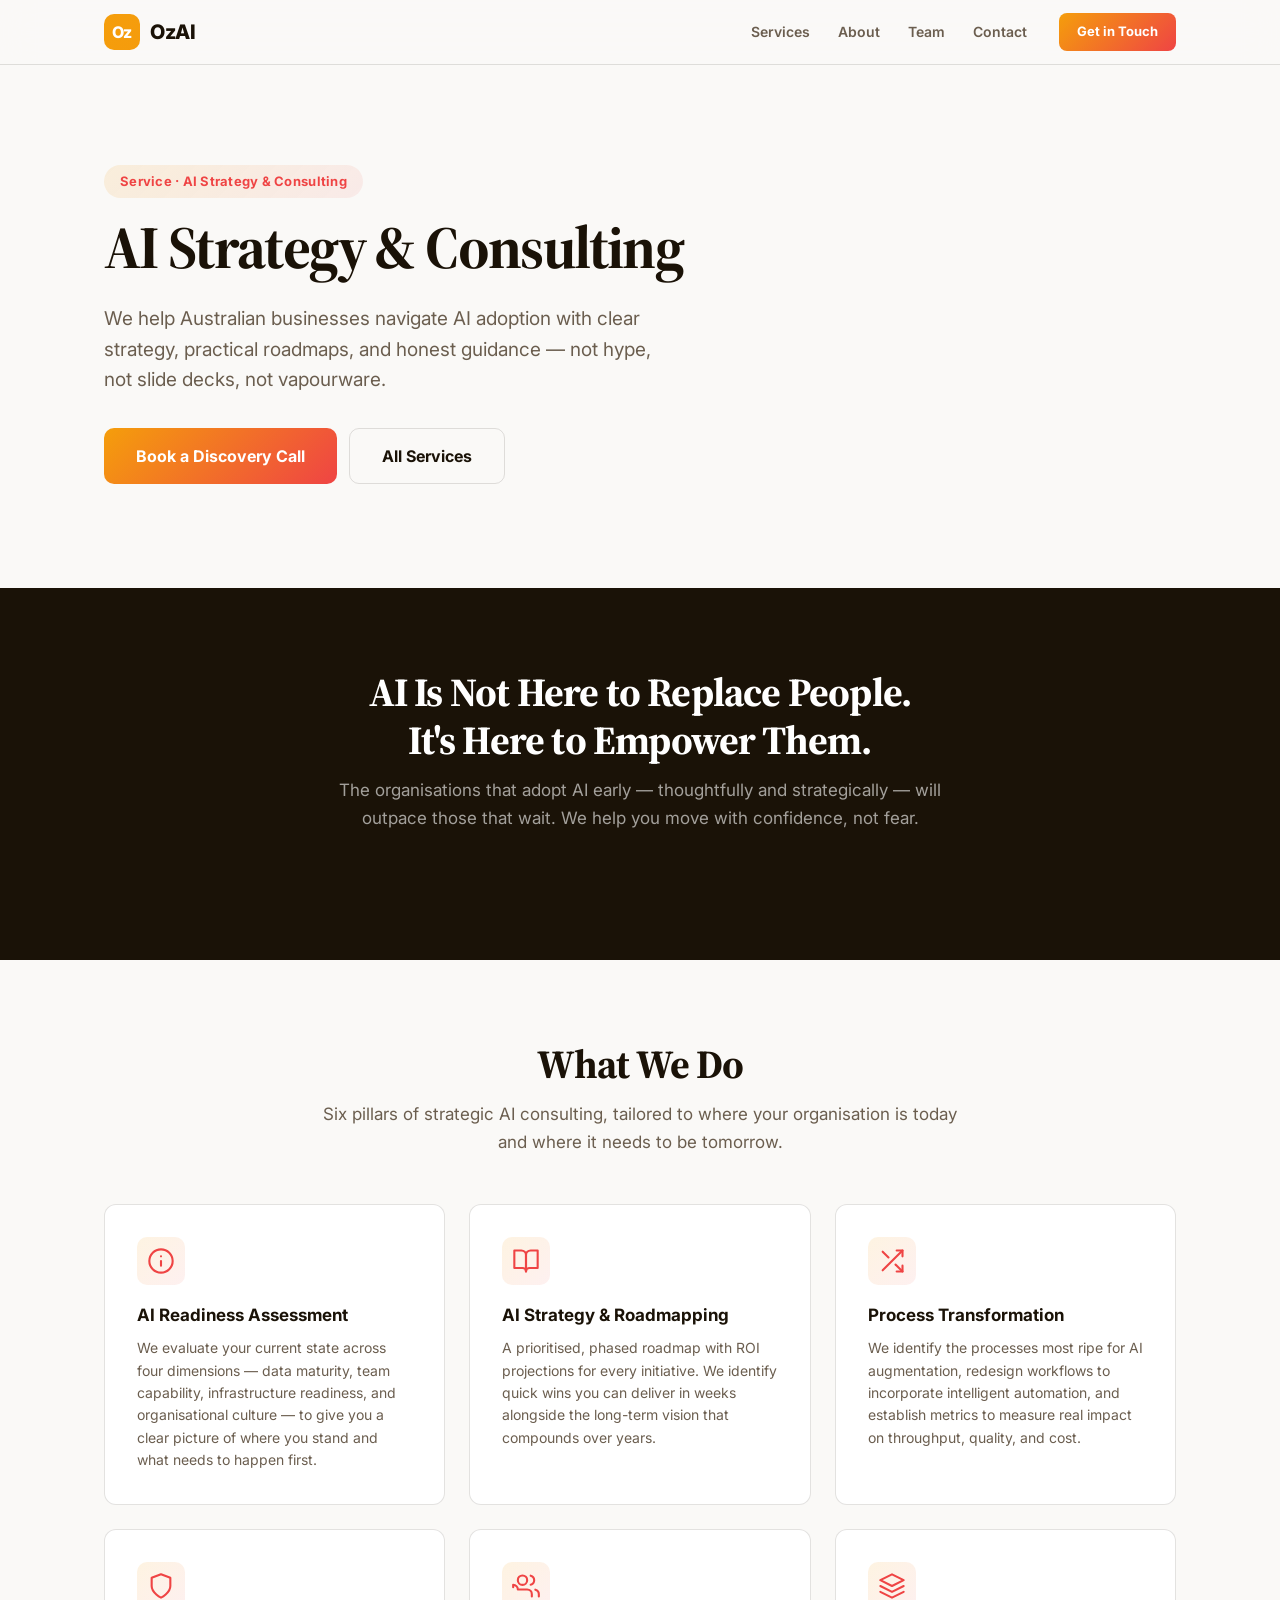
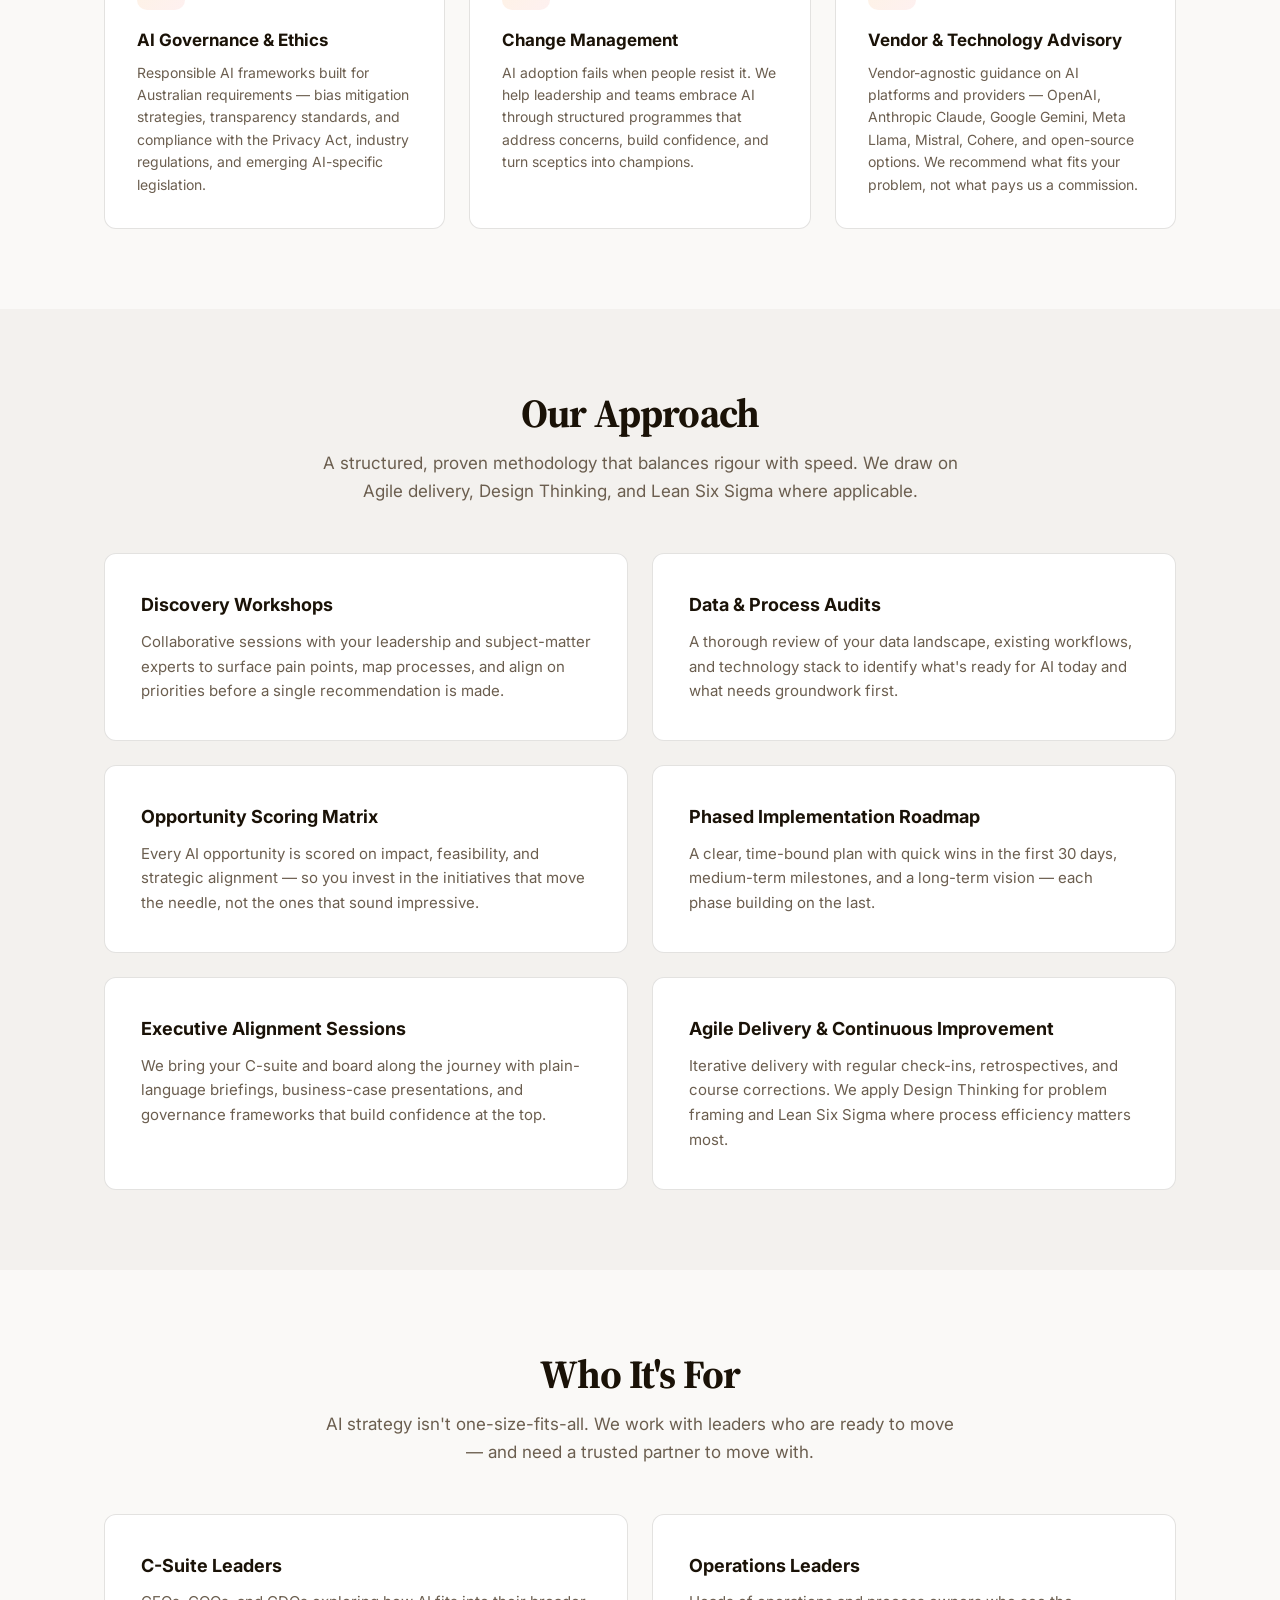
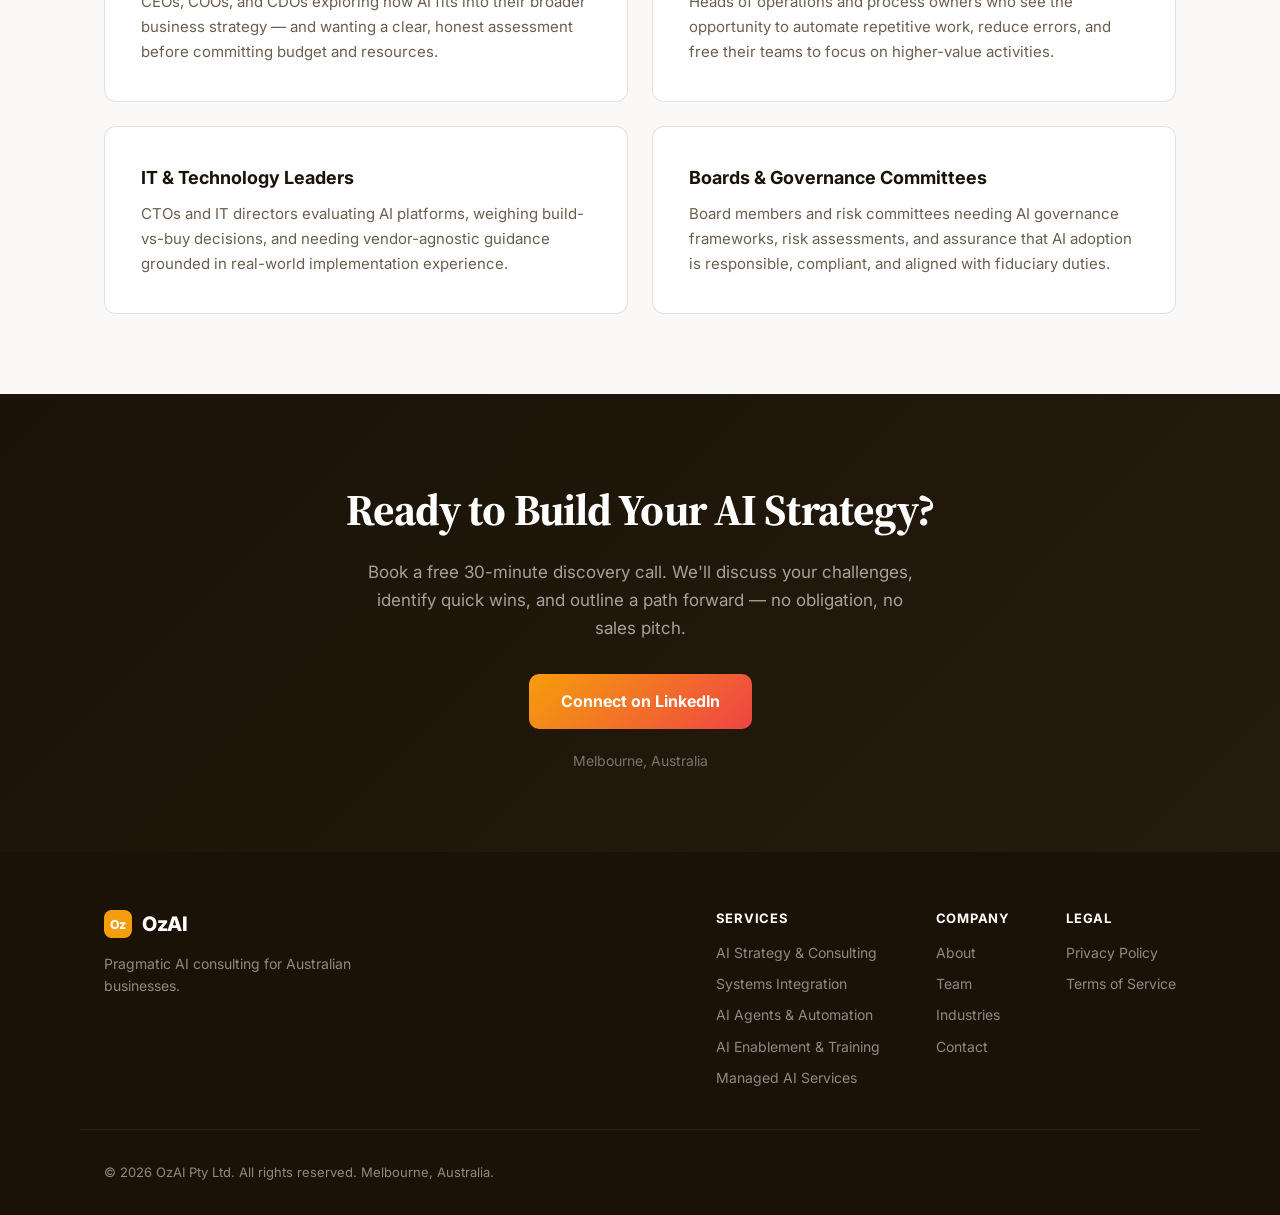
<file: consulting.html>
<!DOCTYPE html>
<html lang="en">
<head>
  <meta charset="UTF-8">
  <meta name="viewport" content="width=device-width, initial-scale=1.0">
  <title>AI Strategy & Consulting — OzAI</title>
  <meta name="description" content="Navigate AI adoption with clear strategy, not hype. OzAI helps Australian businesses assess readiness, build roadmaps, transform processes, and govern AI responsibly.">
  <link rel="icon" type="image/svg+xml" href="favicon.svg">
  <link rel="icon" type="image/png" sizes="32x32" href="favicon-32.png">
  <link rel="icon" type="image/png" sizes="16x16" href="favicon-16.png">
  <link rel="apple-touch-icon" sizes="180x180" href="icon-180.png">
  <link rel="manifest" href="site.webmanifest">
  <link rel="preconnect" href="https://fonts.googleapis.com">
  <link rel="preconnect" href="https://fonts.gstatic.com" crossorigin>
  <link href="https://fonts.googleapis.com/css2?family=Inter:wght@400;500;600;700;800&family=Source+Serif+4:wght@600;700&display=swap" rel="stylesheet">
  <link rel="stylesheet" href="styles.css">
</head>
<body>
<div class="page">

  <header class="nav">
    <div class="nav-inner">
      <a href="/" class="logo" aria-label="OzAI home">
        <svg class="logo-mark" width="36" height="36" viewBox="0 0 36 36" fill="none">
          <rect width="36" height="36" rx="10" fill="url(#gLogo)"/>
          <text x="18" y="24" text-anchor="middle" font-family="Inter,sans-serif" font-weight="800" font-size="16" fill="#fff">Oz</text>
          <defs><linearGradient id="gLogo" x1="0" y1="0" x2="36" y2="36"><stop stop-color="#f59e0b"/><stop offset="1" stop-color="#ef4444"/></linearGradient></defs>
        </svg>
        <span class="logo-text">OzAI</span>
      </a>
      <nav class="nav-links">
        <a href="/#services">Services</a>
        <a href="/#about">About</a>
        <a href="/#team">Team</a>
        <a href="/#contact">Contact</a>
      </nav>
      <a href="/#contact" class="btn btn-sm">Get in Touch</a>
    </div>
  </header>

  <main>

    <!-- HERO -->
    <section class="hero">
      <div class="hero-inner">
        <div class="hero-copy fade-up">
          <div class="pill">Service &middot; AI Strategy &amp; Consulting</div>
          <h1>AI Strategy &amp; Consulting</h1>
          <p class="hero-sub">We help Australian businesses navigate AI adoption with clear strategy, practical roadmaps, and honest guidance — not hype, not slide decks, not vapourware.</p>
          <div class="hero-actions">
            <a href="/#contact" class="btn btn-lg">Book a Discovery Call</a>
            <a href="/#services" class="btn btn-ghost btn-lg">All Services</a>
          </div>
        </div>
      </div>
    </section>

    <!-- CORE MESSAGE -->
    <section class="section section-dark">
      <div class="container">
        <div class="section-header">
          <h2>AI Is Not Here to Replace People.<br>It's Here to Empower Them.</h2>
          <p>The organisations that adopt AI early — thoughtfully and strategically — will outpace those that wait. We help you move with confidence, not fear.</p>
        </div>
      </div>
    </section>

    <!-- WHAT WE DO -->
    <section class="section" id="what-we-do">
      <div class="container">
        <div class="section-header">
          <h2>What We Do</h2>
          <p>Six pillars of strategic AI consulting, tailored to where your organisation is today and where it needs to be tomorrow.</p>
        </div>
        <div class="feature-grid">
          <div class="feature fade-up">
            <div class="feature-icon">
              <svg width="28" height="28" viewBox="0 0 24 24" fill="none" stroke="currentColor" stroke-width="1.8" stroke-linecap="round" stroke-linejoin="round"><circle cx="12" cy="12" r="10"/><path d="M12 16v-4M12 8h.01"/></svg>
            </div>
            <h3>AI Readiness Assessment</h3>
            <p>We evaluate your current state across four dimensions — data maturity, team capability, infrastructure readiness, and organisational culture — to give you a clear picture of where you stand and what needs to happen first.</p>
          </div>
          <div class="feature fade-up" style="animation-delay:.06s">
            <div class="feature-icon">
              <svg width="28" height="28" viewBox="0 0 24 24" fill="none" stroke="currentColor" stroke-width="1.8" stroke-linecap="round" stroke-linejoin="round"><path d="M2 3h6a4 4 0 014 4v14a3 3 0 00-3-3H2z"/><path d="M22 3h-6a4 4 0 00-4 4v14a3 3 0 013-3h7z"/></svg>
            </div>
            <h3>AI Strategy &amp; Roadmapping</h3>
            <p>A prioritised, phased roadmap with ROI projections for every initiative. We identify quick wins you can deliver in weeks alongside the long-term vision that compounds over years.</p>
          </div>
          <div class="feature fade-up" style="animation-delay:.12s">
            <div class="feature-icon">
              <svg width="28" height="28" viewBox="0 0 24 24" fill="none" stroke="currentColor" stroke-width="1.8" stroke-linecap="round" stroke-linejoin="round"><polyline points="16 3 21 3 21 8"/><line x1="4" y1="20" x2="21" y2="3"/><polyline points="21 16 21 21 16 21"/><line x1="15" y1="15" x2="21" y2="21"/><line x1="4" y1="4" x2="9" y2="9"/></svg>
            </div>
            <h3>Process Transformation</h3>
            <p>We identify the processes most ripe for AI augmentation, redesign workflows to incorporate intelligent automation, and establish metrics to measure real impact on throughput, quality, and cost.</p>
          </div>
          <div class="feature fade-up">
            <div class="feature-icon">
              <svg width="28" height="28" viewBox="0 0 24 24" fill="none" stroke="currentColor" stroke-width="1.8" stroke-linecap="round" stroke-linejoin="round"><path d="M12 22s8-4 8-10V5l-8-3-8 3v7c0 6 8 10 8 10z"/></svg>
            </div>
            <h3>AI Governance &amp; Ethics</h3>
            <p>Responsible AI frameworks built for Australian requirements — bias mitigation strategies, transparency standards, and compliance with the Privacy Act, industry regulations, and emerging AI-specific legislation.</p>
          </div>
          <div class="feature fade-up" style="animation-delay:.06s">
            <div class="feature-icon">
              <svg width="28" height="28" viewBox="0 0 24 24" fill="none" stroke="currentColor" stroke-width="1.8" stroke-linecap="round" stroke-linejoin="round"><path d="M17 21v-2a4 4 0 00-4-4H5a4 4 0 00-4-4v2"/><circle cx="9" cy="7" r="4"/><path d="M23 21v-2a4 4 0 00-3-3.87M16 3.13a4 4 0 010 7.75"/></svg>
            </div>
            <h3>Change Management</h3>
            <p>AI adoption fails when people resist it. We help leadership and teams embrace AI through structured programmes that address concerns, build confidence, and turn sceptics into champions.</p>
          </div>
          <div class="feature fade-up" style="animation-delay:.12s">
            <div class="feature-icon">
              <svg width="28" height="28" viewBox="0 0 24 24" fill="none" stroke="currentColor" stroke-width="1.8" stroke-linecap="round" stroke-linejoin="round"><path d="M12 2L2 7l10 5 10-5-10-5z"/><path d="M2 17l10 5 10-5"/><path d="M2 12l10 5 10-5"/></svg>
            </div>
            <h3>Vendor &amp; Technology Advisory</h3>
            <p>Vendor-agnostic guidance on AI platforms and providers — OpenAI, Anthropic Claude, Google Gemini, Meta Llama, Mistral, Cohere, and open-source options. We recommend what fits your problem, not what pays us a commission.</p>
          </div>
        </div>
      </div>
    </section>

    <!-- OUR APPROACH -->
    <section class="section section-alt" id="approach">
      <div class="container">
        <div class="section-header">
          <h2>Our Approach</h2>
          <p>A structured, proven methodology that balances rigour with speed. We draw on Agile delivery, Design Thinking, and Lean Six Sigma where applicable.</p>
        </div>
        <div class="why-grid">
          <div class="why-card fade-up">
            <h3>Discovery Workshops</h3>
            <p>Collaborative sessions with your leadership and subject-matter experts to surface pain points, map processes, and align on priorities before a single recommendation is made.</p>
          </div>
          <div class="why-card fade-up" style="animation-delay:.06s">
            <h3>Data &amp; Process Audits</h3>
            <p>A thorough review of your data landscape, existing workflows, and technology stack to identify what's ready for AI today and what needs groundwork first.</p>
          </div>
          <div class="why-card fade-up" style="animation-delay:.12s">
            <h3>Opportunity Scoring Matrix</h3>
            <p>Every AI opportunity is scored on impact, feasibility, and strategic alignment — so you invest in the initiatives that move the needle, not the ones that sound impressive.</p>
          </div>
          <div class="why-card fade-up" style="animation-delay:.18s">
            <h3>Phased Implementation Roadmap</h3>
            <p>A clear, time-bound plan with quick wins in the first 30 days, medium-term milestones, and a long-term vision — each phase building on the last.</p>
          </div>
          <div class="why-card fade-up" style="animation-delay:.24s">
            <h3>Executive Alignment Sessions</h3>
            <p>We bring your C-suite and board along the journey with plain-language briefings, business-case presentations, and governance frameworks that build confidence at the top.</p>
          </div>
          <div class="why-card fade-up" style="animation-delay:.3s">
            <h3>Agile Delivery &amp; Continuous Improvement</h3>
            <p>Iterative delivery with regular check-ins, retrospectives, and course corrections. We apply Design Thinking for problem framing and Lean Six Sigma where process efficiency matters most.</p>
          </div>
        </div>
      </div>
    </section>

    <!-- WHO IT'S FOR -->
    <section class="section" id="who-its-for">
      <div class="container">
        <div class="section-header">
          <h2>Who It's For</h2>
          <p>AI strategy isn't one-size-fits-all. We work with leaders who are ready to move — and need a trusted partner to move with.</p>
        </div>
        <div class="why-grid">
          <div class="why-card fade-up">
            <h3>C-Suite Leaders</h3>
            <p>CEOs, COOs, and CDOs exploring how AI fits into their broader business strategy — and wanting a clear, honest assessment before committing budget and resources.</p>
          </div>
          <div class="why-card fade-up" style="animation-delay:.06s">
            <h3>Operations Leaders</h3>
            <p>Heads of operations and process owners who see the opportunity to automate repetitive work, reduce errors, and free their teams to focus on higher-value activities.</p>
          </div>
          <div class="why-card fade-up" style="animation-delay:.12s">
            <h3>IT &amp; Technology Leaders</h3>
            <p>CTOs and IT directors evaluating AI platforms, weighing build-vs-buy decisions, and needing vendor-agnostic guidance grounded in real-world implementation experience.</p>
          </div>
          <div class="why-card fade-up" style="animation-delay:.18s">
            <h3>Boards &amp; Governance Committees</h3>
            <p>Board members and risk committees needing AI governance frameworks, risk assessments, and assurance that AI adoption is responsible, compliant, and aligned with fiduciary duties.</p>
          </div>
        </div>
      </div>
    </section>

    <!-- CTA -->
    <section class="section-cta" id="contact">
      <div class="container">
        <h2>Ready to Build Your AI Strategy?</h2>
        <p>Book a free 30-minute discovery call. We'll discuss your challenges, identify quick wins, and outline a path forward — no obligation, no sales pitch.</p>
        <div class="cta-form">
          <a href="https://www.linkedin.com/company/ozai-digital" class="btn btn-lg" target="_blank" rel="noopener">Connect on LinkedIn</a>
        </div>
        <div class="cta-note">Melbourne, Australia</div>
      </div>
    </section>

  </main>

  <footer class="footer">
    <div class="footer-inner">
      <div class="footer-brand">
        <a href="/" class="logo" aria-label="OzAI home">
          <svg class="logo-mark" width="28" height="28" viewBox="0 0 36 36" fill="none">
            <rect width="36" height="36" rx="10" fill="url(#gLogoF)"/>
            <text x="18" y="24" text-anchor="middle" font-family="Inter,sans-serif" font-weight="800" font-size="16" fill="#fff">Oz</text>
            <defs><linearGradient id="gLogoF" x1="0" y1="0" x2="36" y2="36"><stop stop-color="#f59e0b"/><stop offset="1" stop-color="#ef4444"/></linearGradient></defs>
          </svg>
          <span class="logo-text">OzAI</span>
        </a>
        <p class="footer-tagline">Pragmatic AI consulting for Australian businesses.</p>
      </div>
      <div class="footer-links">
        <div class="footer-col">
          <h4>Services</h4>
          <a href="consulting.html">AI Strategy &amp; Consulting</a>
          <a href="integration.html">Systems Integration</a>
          <a href="agents.html">AI Agents &amp; Automation</a>
          <a href="enablement.html">AI Enablement &amp; Training</a>
          <a href="managed.html">Managed AI Services</a>
        </div>
        <div class="footer-col">
          <h4>Company</h4>
          <a href="/#about">About</a>
          <a href="/#team">Team</a>
          <a href="/#industries">Industries</a>
          <a href="/#contact">Contact</a>
        </div>
        <div class="footer-col">
          <h4>Legal</h4>
          <a href="#">Privacy Policy</a>
          <a href="#">Terms of Service</a>
        </div>
      </div>
    </div>
    <div class="footer-bottom">
      <p>&copy; 2026 OzAI Pty Ltd. All rights reserved. Melbourne, Australia.</p>
    </div>
  </footer>

</div>
</body>
</html>
</file>
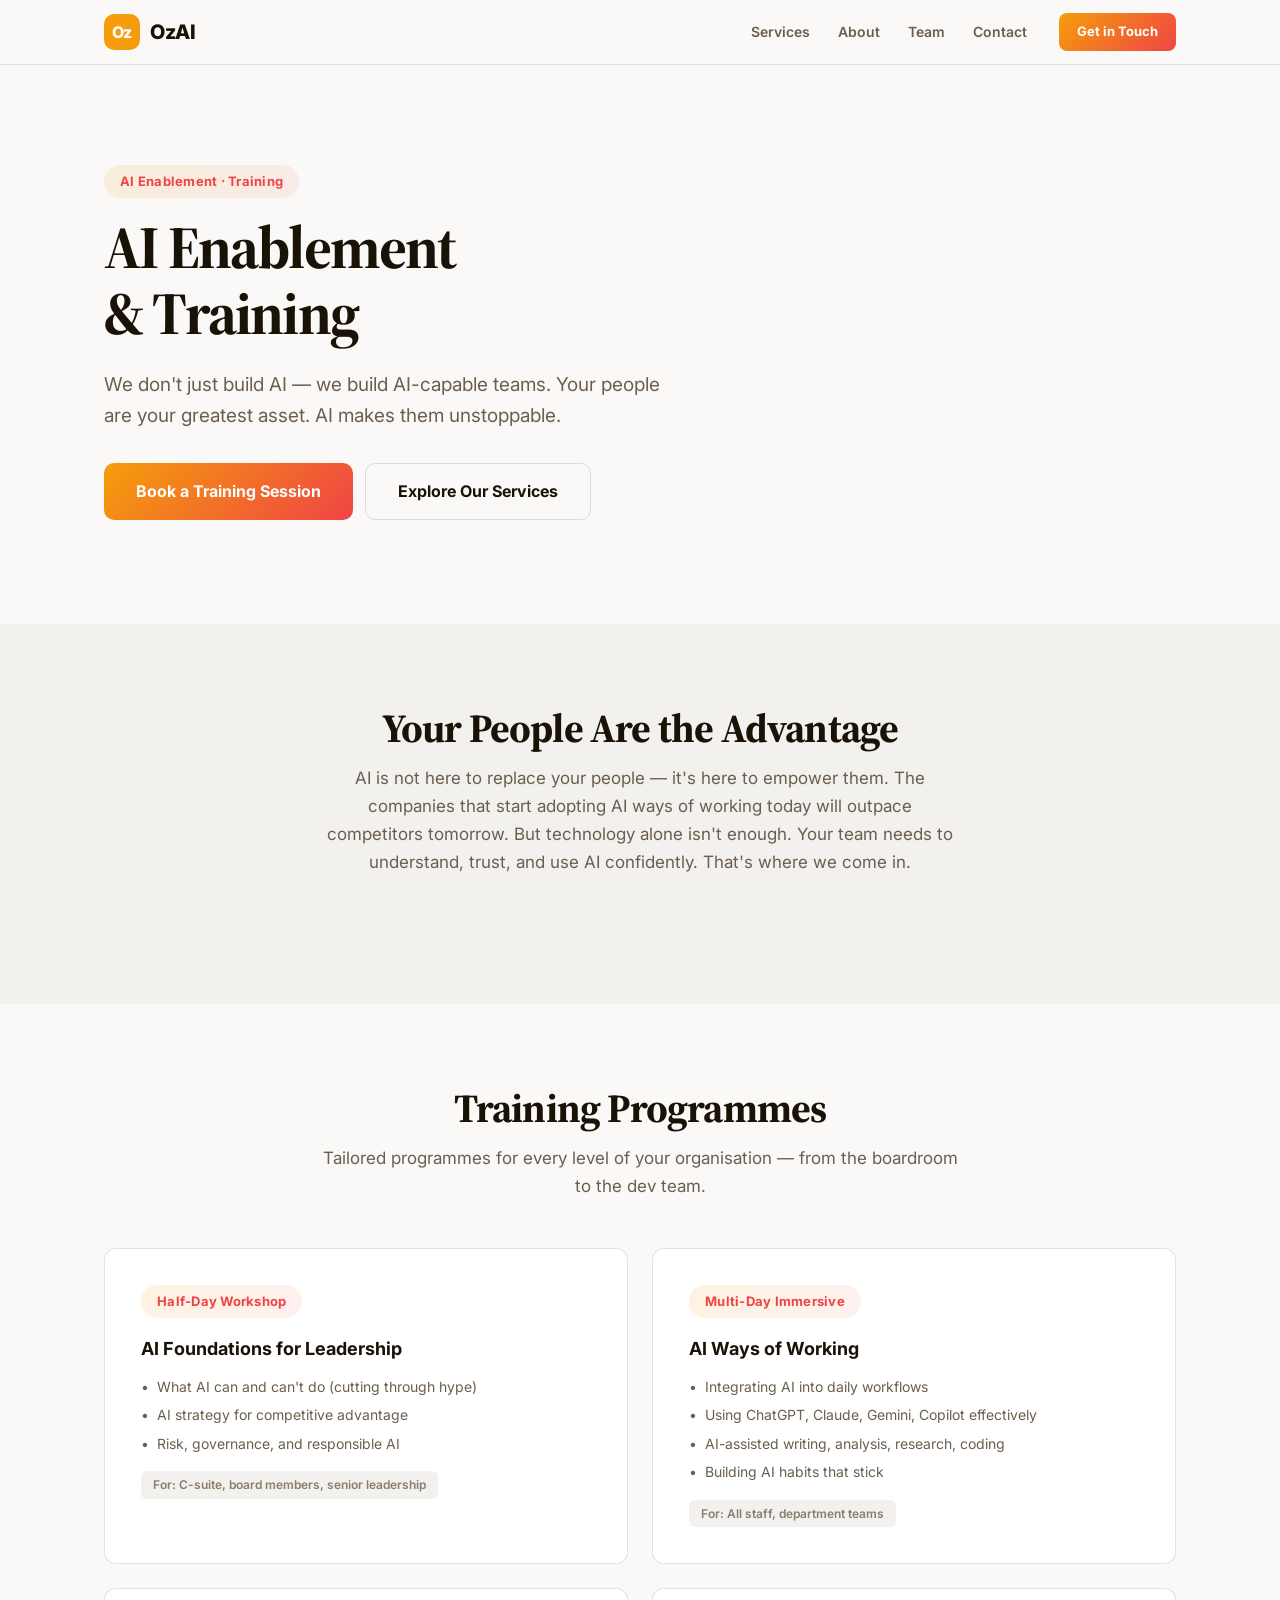
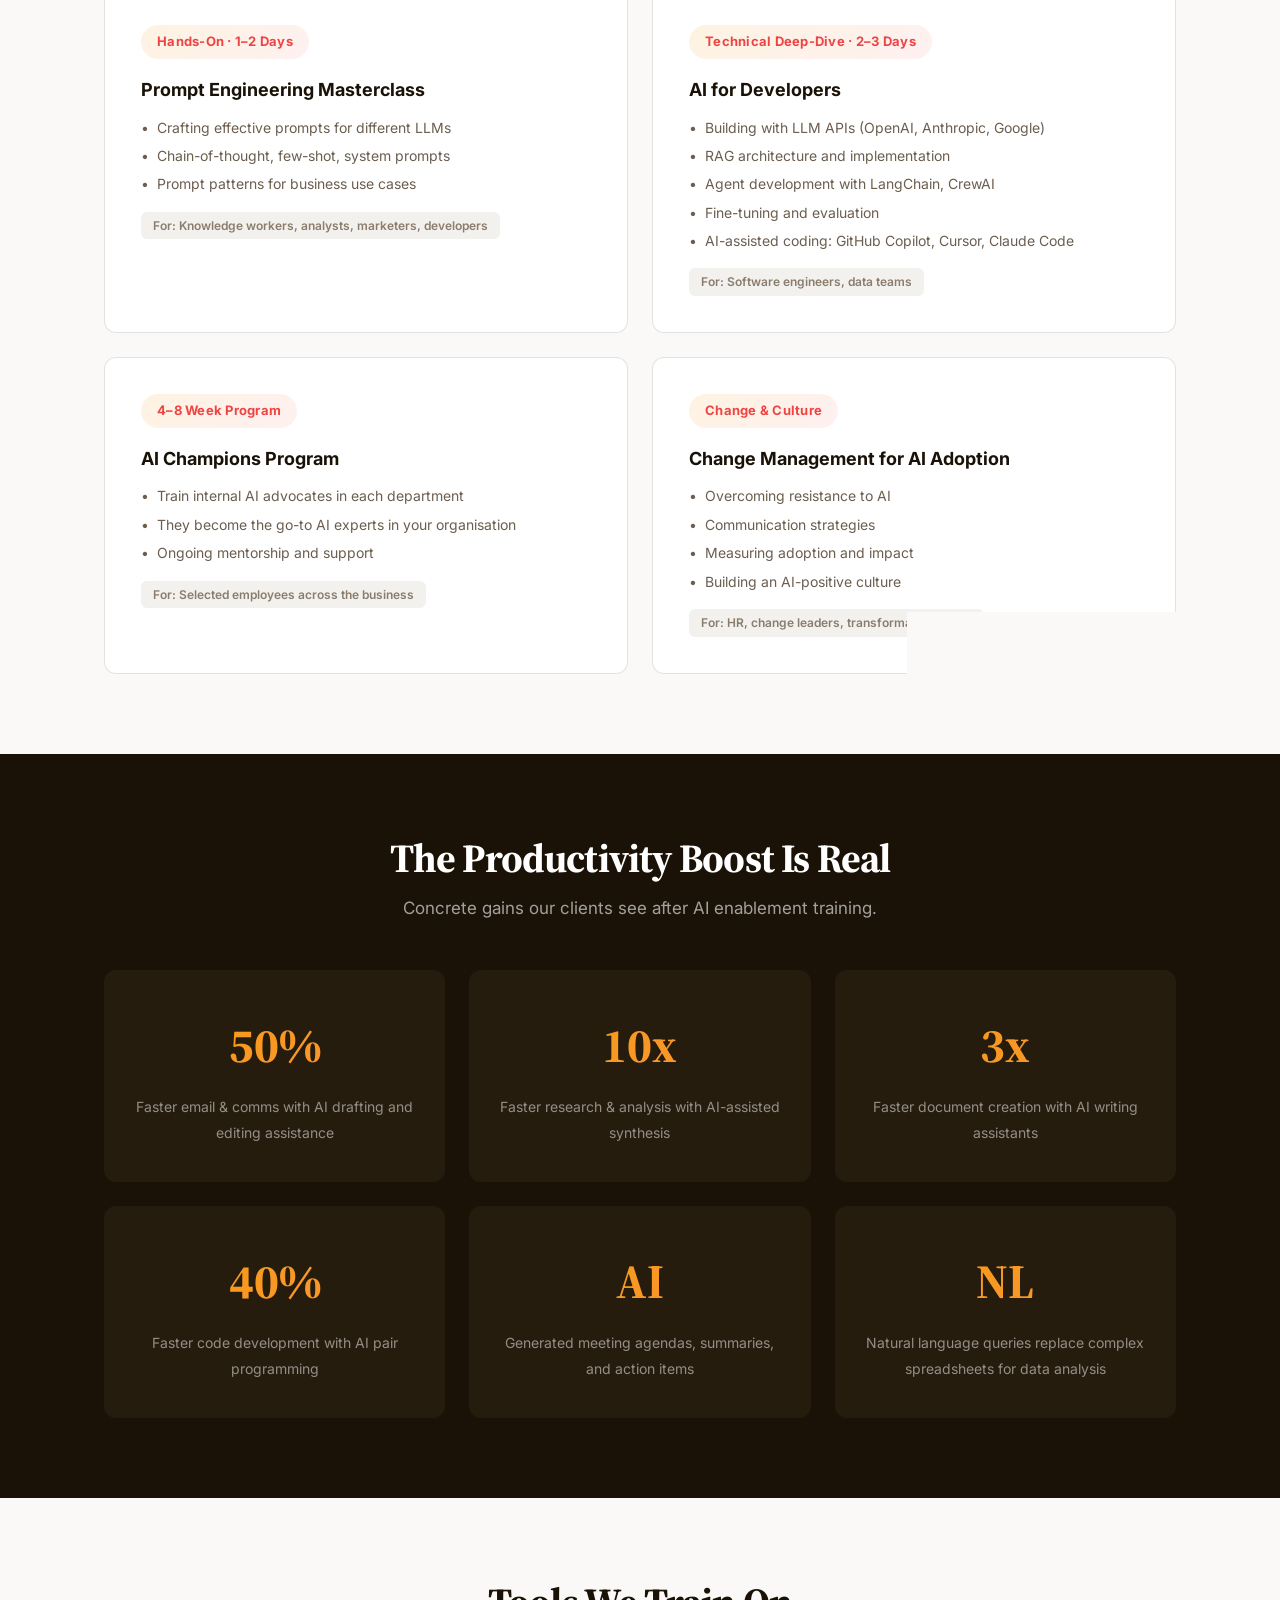
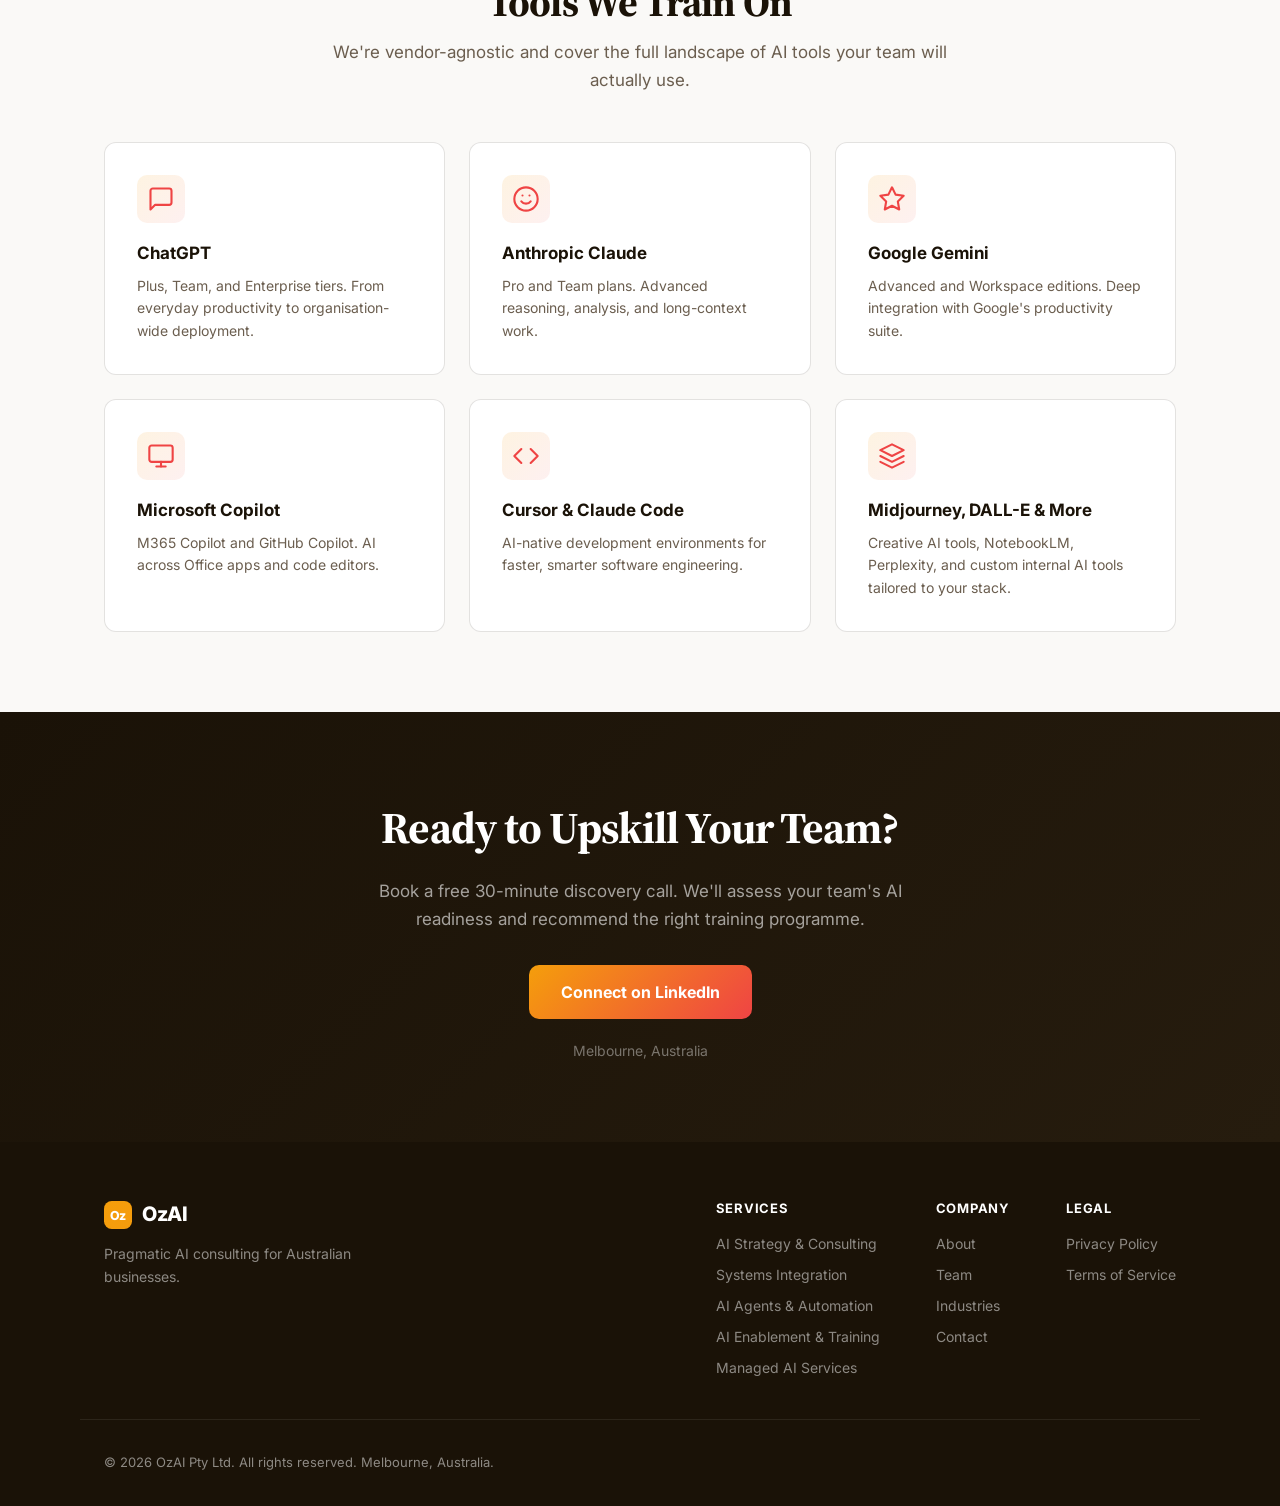
<file: enablement.html>
<!DOCTYPE html>
<html lang="en">
<head>
  <meta charset="UTF-8">
  <meta name="viewport" content="width=device-width, initial-scale=1.0">
  <title>AI Enablement & Training — OzAI</title>
  <meta name="description" content="Upskill your team with OzAI's AI enablement and training programmes. From executive workshops to developer deep-dives, we build AI-capable teams across your organisation.">
  <link rel="icon" type="image/svg+xml" href="favicon.svg">
  <link rel="icon" type="image/png" sizes="32x32" href="favicon-32.png">
  <link rel="icon" type="image/png" sizes="16x16" href="favicon-16.png">
  <link rel="apple-touch-icon" sizes="180x180" href="icon-180.png">
  <link rel="manifest" href="site.webmanifest">
  <link rel="preconnect" href="https://fonts.googleapis.com">
  <link rel="preconnect" href="https://fonts.gstatic.com" crossorigin>
  <link href="https://fonts.googleapis.com/css2?family=Inter:wght@400;500;600;700;800&family=Source+Serif+4:wght@600;700&display=swap" rel="stylesheet">
  <link rel="stylesheet" href="styles.css">
</head>
<body>
<div class="page">

  <header class="nav">
    <div class="nav-inner">
      <a href="/" class="logo" aria-label="OzAI home">
        <svg class="logo-mark" width="36" height="36" viewBox="0 0 36 36" fill="none">
          <rect width="36" height="36" rx="10" fill="url(#gLogo)"/>
          <text x="18" y="24" text-anchor="middle" font-family="Inter,sans-serif" font-weight="800" font-size="16" fill="#fff">Oz</text>
          <defs><linearGradient id="gLogo" x1="0" y1="0" x2="36" y2="36"><stop stop-color="#f59e0b"/><stop offset="1" stop-color="#ef4444"/></linearGradient></defs>
        </svg>
        <span class="logo-text">OzAI</span>
      </a>
      <nav class="nav-links">
        <a href="/#services">Services</a>
        <a href="/#about">About</a>
        <a href="/#team">Team</a>
        <a href="/#contact">Contact</a>
      </nav>
      <a href="/#contact" class="btn btn-sm">Get in Touch</a>
    </div>
  </header>

  <main>

    <!-- HERO -->
    <section class="hero">
      <div class="hero-inner">
        <div class="hero-copy fade-up">
          <div class="pill">AI Enablement &middot; Training</div>
          <h1>AI Enablement<br>&amp; Training</h1>
          <p class="hero-sub">We don't just build AI — we build AI-capable teams. Your people are your greatest asset. AI makes them unstoppable.</p>
          <div class="hero-actions">
            <a href="/#contact" class="btn btn-lg">Book a Training Session</a>
            <a href="/#services" class="btn btn-ghost btn-lg">Explore Our Services</a>
          </div>
        </div>
      </div>
    </section>

    <!-- CORE BELIEF -->
    <section class="section section-alt">
      <div class="container">
        <div class="section-header">
          <h2>Your People Are the Advantage</h2>
          <p>AI is not here to replace your people — it's here to empower them. The companies that start adopting AI ways of working today will outpace competitors tomorrow. But technology alone isn't enough. Your team needs to understand, trust, and use AI confidently. That's where we come in.</p>
        </div>
      </div>
    </section>

    <!-- TRAINING PROGRAMS -->
    <section class="section" id="programs">
      <div class="container">
        <div class="section-header">
          <h2>Training Programmes</h2>
          <p>Tailored programmes for every level of your organisation — from the boardroom to the dev team.</p>
        </div>
        <div class="why-grid">
          <div class="why-card fade-up">
            <div class="pill" style="margin-bottom:16px">Half-Day Workshop</div>
            <h3>AI Foundations for Leadership</h3>
            <ul style="margin-top:12px;display:flex;flex-direction:column;gap:6px">
              <li style="font-size:14px;color:var(--muted);line-height:1.6;padding-left:16px;position:relative"><span style="position:absolute;left:0">&#8226;</span> What AI can and can't do (cutting through hype)</li>
              <li style="font-size:14px;color:var(--muted);line-height:1.6;padding-left:16px;position:relative"><span style="position:absolute;left:0">&#8226;</span> AI strategy for competitive advantage</li>
              <li style="font-size:14px;color:var(--muted);line-height:1.6;padding-left:16px;position:relative"><span style="position:absolute;left:0">&#8226;</span> Risk, governance, and responsible AI</li>
            </ul>
            <div class="tag" style="margin-top:16px">For: C-suite, board members, senior leadership</div>
          </div>
          <div class="why-card fade-up" style="animation-delay:.06s">
            <div class="pill" style="margin-bottom:16px">Multi-Day Immersive</div>
            <h3>AI Ways of Working</h3>
            <ul style="margin-top:12px;display:flex;flex-direction:column;gap:6px">
              <li style="font-size:14px;color:var(--muted);line-height:1.6;padding-left:16px;position:relative"><span style="position:absolute;left:0">&#8226;</span> Integrating AI into daily workflows</li>
              <li style="font-size:14px;color:var(--muted);line-height:1.6;padding-left:16px;position:relative"><span style="position:absolute;left:0">&#8226;</span> Using ChatGPT, Claude, Gemini, Copilot effectively</li>
              <li style="font-size:14px;color:var(--muted);line-height:1.6;padding-left:16px;position:relative"><span style="position:absolute;left:0">&#8226;</span> AI-assisted writing, analysis, research, coding</li>
              <li style="font-size:14px;color:var(--muted);line-height:1.6;padding-left:16px;position:relative"><span style="position:absolute;left:0">&#8226;</span> Building AI habits that stick</li>
            </ul>
            <div class="tag" style="margin-top:16px">For: All staff, department teams</div>
          </div>
          <div class="why-card fade-up" style="animation-delay:.12s">
            <div class="pill" style="margin-bottom:16px">Hands-On &middot; 1–2 Days</div>
            <h3>Prompt Engineering Masterclass</h3>
            <ul style="margin-top:12px;display:flex;flex-direction:column;gap:6px">
              <li style="font-size:14px;color:var(--muted);line-height:1.6;padding-left:16px;position:relative"><span style="position:absolute;left:0">&#8226;</span> Crafting effective prompts for different LLMs</li>
              <li style="font-size:14px;color:var(--muted);line-height:1.6;padding-left:16px;position:relative"><span style="position:absolute;left:0">&#8226;</span> Chain-of-thought, few-shot, system prompts</li>
              <li style="font-size:14px;color:var(--muted);line-height:1.6;padding-left:16px;position:relative"><span style="position:absolute;left:0">&#8226;</span> Prompt patterns for business use cases</li>
            </ul>
            <div class="tag" style="margin-top:16px">For: Knowledge workers, analysts, marketers, developers</div>
          </div>
          <div class="why-card fade-up" style="animation-delay:.18s">
            <div class="pill" style="margin-bottom:16px">Technical Deep-Dive &middot; 2–3 Days</div>
            <h3>AI for Developers</h3>
            <ul style="margin-top:12px;display:flex;flex-direction:column;gap:6px">
              <li style="font-size:14px;color:var(--muted);line-height:1.6;padding-left:16px;position:relative"><span style="position:absolute;left:0">&#8226;</span> Building with LLM APIs (OpenAI, Anthropic, Google)</li>
              <li style="font-size:14px;color:var(--muted);line-height:1.6;padding-left:16px;position:relative"><span style="position:absolute;left:0">&#8226;</span> RAG architecture and implementation</li>
              <li style="font-size:14px;color:var(--muted);line-height:1.6;padding-left:16px;position:relative"><span style="position:absolute;left:0">&#8226;</span> Agent development with LangChain, CrewAI</li>
              <li style="font-size:14px;color:var(--muted);line-height:1.6;padding-left:16px;position:relative"><span style="position:absolute;left:0">&#8226;</span> Fine-tuning and evaluation</li>
              <li style="font-size:14px;color:var(--muted);line-height:1.6;padding-left:16px;position:relative"><span style="position:absolute;left:0">&#8226;</span> AI-assisted coding: GitHub Copilot, Cursor, Claude Code</li>
            </ul>
            <div class="tag" style="margin-top:16px">For: Software engineers, data teams</div>
          </div>
          <div class="why-card fade-up" style="animation-delay:.24s">
            <div class="pill" style="margin-bottom:16px">4–8 Week Program</div>
            <h3>AI Champions Program</h3>
            <ul style="margin-top:12px;display:flex;flex-direction:column;gap:6px">
              <li style="font-size:14px;color:var(--muted);line-height:1.6;padding-left:16px;position:relative"><span style="position:absolute;left:0">&#8226;</span> Train internal AI advocates in each department</li>
              <li style="font-size:14px;color:var(--muted);line-height:1.6;padding-left:16px;position:relative"><span style="position:absolute;left:0">&#8226;</span> They become the go-to AI experts in your organisation</li>
              <li style="font-size:14px;color:var(--muted);line-height:1.6;padding-left:16px;position:relative"><span style="position:absolute;left:0">&#8226;</span> Ongoing mentorship and support</li>
            </ul>
            <div class="tag" style="margin-top:16px">For: Selected employees across the business</div>
          </div>
          <div class="why-card fade-up" style="animation-delay:.3s">
            <div class="pill" style="margin-bottom:16px">Change &amp; Culture</div>
            <h3>Change Management for AI Adoption</h3>
            <ul style="margin-top:12px;display:flex;flex-direction:column;gap:6px">
              <li style="font-size:14px;color:var(--muted);line-height:1.6;padding-left:16px;position:relative"><span style="position:absolute;left:0">&#8226;</span> Overcoming resistance to AI</li>
              <li style="font-size:14px;color:var(--muted);line-height:1.6;padding-left:16px;position:relative"><span style="position:absolute;left:0">&#8226;</span> Communication strategies</li>
              <li style="font-size:14px;color:var(--muted);line-height:1.6;padding-left:16px;position:relative"><span style="position:absolute;left:0">&#8226;</span> Measuring adoption and impact</li>
              <li style="font-size:14px;color:var(--muted);line-height:1.6;padding-left:16px;position:relative"><span style="position:absolute;left:0">&#8226;</span> Building an AI-positive culture</li>
            </ul>
            <div class="tag" style="margin-top:16px">For: HR, change leaders, transformation teams</div>
          </div>
        </div>
      </div>
    </section>

    <!-- PRODUCTIVITY BOOST -->
    <section class="section section-dark">
      <div class="container">
        <div class="section-header">
          <h2>The Productivity Boost Is Real</h2>
          <p>Concrete gains our clients see after AI enablement training.</p>
        </div>
        <div class="stats-grid" style="grid-template-columns:repeat(3,1fr)">
          <div class="stat-card fade-up">
            <span class="stat-num">50%</span>
            <span class="stat-label">Faster email &amp; comms with AI drafting and editing assistance</span>
          </div>
          <div class="stat-card fade-up" style="animation-delay:.06s">
            <span class="stat-num">10x</span>
            <span class="stat-label">Faster research &amp; analysis with AI-assisted synthesis</span>
          </div>
          <div class="stat-card fade-up" style="animation-delay:.12s">
            <span class="stat-num">3x</span>
            <span class="stat-label">Faster document creation with AI writing assistants</span>
          </div>
          <div class="stat-card fade-up" style="animation-delay:.18s">
            <span class="stat-num">40%</span>
            <span class="stat-label">Faster code development with AI pair programming</span>
          </div>
          <div class="stat-card fade-up" style="animation-delay:.24s">
            <span class="stat-num">AI</span>
            <span class="stat-label">Generated meeting agendas, summaries, and action items</span>
          </div>
          <div class="stat-card fade-up" style="animation-delay:.3s">
            <span class="stat-num">NL</span>
            <span class="stat-label">Natural language queries replace complex spreadsheets for data analysis</span>
          </div>
        </div>
      </div>
    </section>

    <!-- TOOLS WE TRAIN ON -->
    <section class="section" id="tools">
      <div class="container">
        <div class="section-header">
          <h2>Tools We Train On</h2>
          <p>We're vendor-agnostic and cover the full landscape of AI tools your team will actually use.</p>
        </div>
        <div class="feature-grid">
          <div class="feature fade-up">
            <div class="feature-icon">
              <svg width="28" height="28" viewBox="0 0 24 24" fill="none" stroke="currentColor" stroke-width="1.8" stroke-linecap="round" stroke-linejoin="round"><path d="M21 15a2 2 0 01-2 2H7l-4 4V5a2 2 0 012-2h14a2 2 0 012 2z"/></svg>
            </div>
            <h3>ChatGPT</h3>
            <p>Plus, Team, and Enterprise tiers. From everyday productivity to organisation-wide deployment.</p>
          </div>
          <div class="feature fade-up" style="animation-delay:.06s">
            <div class="feature-icon">
              <svg width="28" height="28" viewBox="0 0 24 24" fill="none" stroke="currentColor" stroke-width="1.8" stroke-linecap="round" stroke-linejoin="round"><circle cx="12" cy="12" r="10"/><path d="M8 14s1.5 2 4 2 4-2 4-2"/><line x1="9" y1="9" x2="9.01" y2="9"/><line x1="15" y1="9" x2="15.01" y2="9"/></svg>
            </div>
            <h3>Anthropic Claude</h3>
            <p>Pro and Team plans. Advanced reasoning, analysis, and long-context work.</p>
          </div>
          <div class="feature fade-up" style="animation-delay:.12s">
            <div class="feature-icon">
              <svg width="28" height="28" viewBox="0 0 24 24" fill="none" stroke="currentColor" stroke-width="1.8" stroke-linecap="round" stroke-linejoin="round"><polygon points="12 2 15.09 8.26 22 9.27 17 14.14 18.18 21.02 12 17.77 5.82 21.02 7 14.14 2 9.27 8.91 8.26 12 2"/></svg>
            </div>
            <h3>Google Gemini</h3>
            <p>Advanced and Workspace editions. Deep integration with Google's productivity suite.</p>
          </div>
          <div class="feature fade-up" style="animation-delay:.18s">
            <div class="feature-icon">
              <svg width="28" height="28" viewBox="0 0 24 24" fill="none" stroke="currentColor" stroke-width="1.8" stroke-linecap="round" stroke-linejoin="round"><rect x="2" y="3" width="20" height="14" rx="2" ry="2"/><line x1="8" y1="21" x2="16" y2="21"/><line x1="12" y1="17" x2="12" y2="21"/></svg>
            </div>
            <h3>Microsoft Copilot</h3>
            <p>M365 Copilot and GitHub Copilot. AI across Office apps and code editors.</p>
          </div>
          <div class="feature fade-up" style="animation-delay:.24s">
            <div class="feature-icon">
              <svg width="28" height="28" viewBox="0 0 24 24" fill="none" stroke="currentColor" stroke-width="1.8" stroke-linecap="round" stroke-linejoin="round"><polyline points="16 18 22 12 16 6"/><polyline points="8 6 2 12 8 18"/></svg>
            </div>
            <h3>Cursor &amp; Claude Code</h3>
            <p>AI-native development environments for faster, smarter software engineering.</p>
          </div>
          <div class="feature fade-up" style="animation-delay:.3s">
            <div class="feature-icon">
              <svg width="28" height="28" viewBox="0 0 24 24" fill="none" stroke="currentColor" stroke-width="1.8" stroke-linecap="round" stroke-linejoin="round"><path d="M12 2L2 7l10 5 10-5-10-5z"/><path d="M2 17l10 5 10-5"/><path d="M2 12l10 5 10-5"/></svg>
            </div>
            <h3>Midjourney, DALL-E &amp; More</h3>
            <p>Creative AI tools, NotebookLM, Perplexity, and custom internal AI tools tailored to your stack.</p>
          </div>
        </div>
      </div>
    </section>

    <!-- CTA -->
    <section class="section-cta" id="contact">
      <div class="container">
        <h2>Ready to Upskill Your Team?</h2>
        <p>Book a free 30-minute discovery call. We'll assess your team's AI readiness and recommend the right training programme.</p>
        <div class="cta-form">
          <a href="https://www.linkedin.com/company/ozai-digital" class="btn btn-lg" target="_blank" rel="noopener">Connect on LinkedIn</a>
        </div>
        <div class="cta-note">Melbourne, Australia</div>
      </div>
    </section>

  </main>

  <footer class="footer">
    <div class="footer-inner">
      <div class="footer-brand">
        <a href="/" class="logo" aria-label="OzAI home">
          <svg class="logo-mark" width="28" height="28" viewBox="0 0 36 36" fill="none">
            <rect width="36" height="36" rx="10" fill="url(#gLogoF)"/>
            <text x="18" y="24" text-anchor="middle" font-family="Inter,sans-serif" font-weight="800" font-size="16" fill="#fff">Oz</text>
            <defs><linearGradient id="gLogoF" x1="0" y1="0" x2="36" y2="36"><stop stop-color="#f59e0b"/><stop offset="1" stop-color="#ef4444"/></linearGradient></defs>
          </svg>
          <span class="logo-text">OzAI</span>
        </a>
        <p class="footer-tagline">Pragmatic AI consulting for Australian businesses.</p>
      </div>
      <div class="footer-links">
        <div class="footer-col">
          <h4>Services</h4>
          <a href="consulting.html">AI Strategy &amp; Consulting</a>
          <a href="integration.html">Systems Integration</a>
          <a href="agents.html">AI Agents &amp; Automation</a>
          <a href="enablement.html">AI Enablement &amp; Training</a>
          <a href="managed.html">Managed AI Services</a>
        </div>
        <div class="footer-col">
          <h4>Company</h4>
          <a href="/#about">About</a>
          <a href="/#team">Team</a>
          <a href="/#industries">Industries</a>
          <a href="/#contact">Contact</a>
        </div>
        <div class="footer-col">
          <h4>Legal</h4>
          <a href="#">Privacy Policy</a>
          <a href="#">Terms of Service</a>
        </div>
      </div>
    </div>
    <div class="footer-bottom">
      <p>&copy; 2026 OzAI Pty Ltd. All rights reserved. Melbourne, Australia.</p>
    </div>
  </footer>

</div>
</body>
</html>
</file>
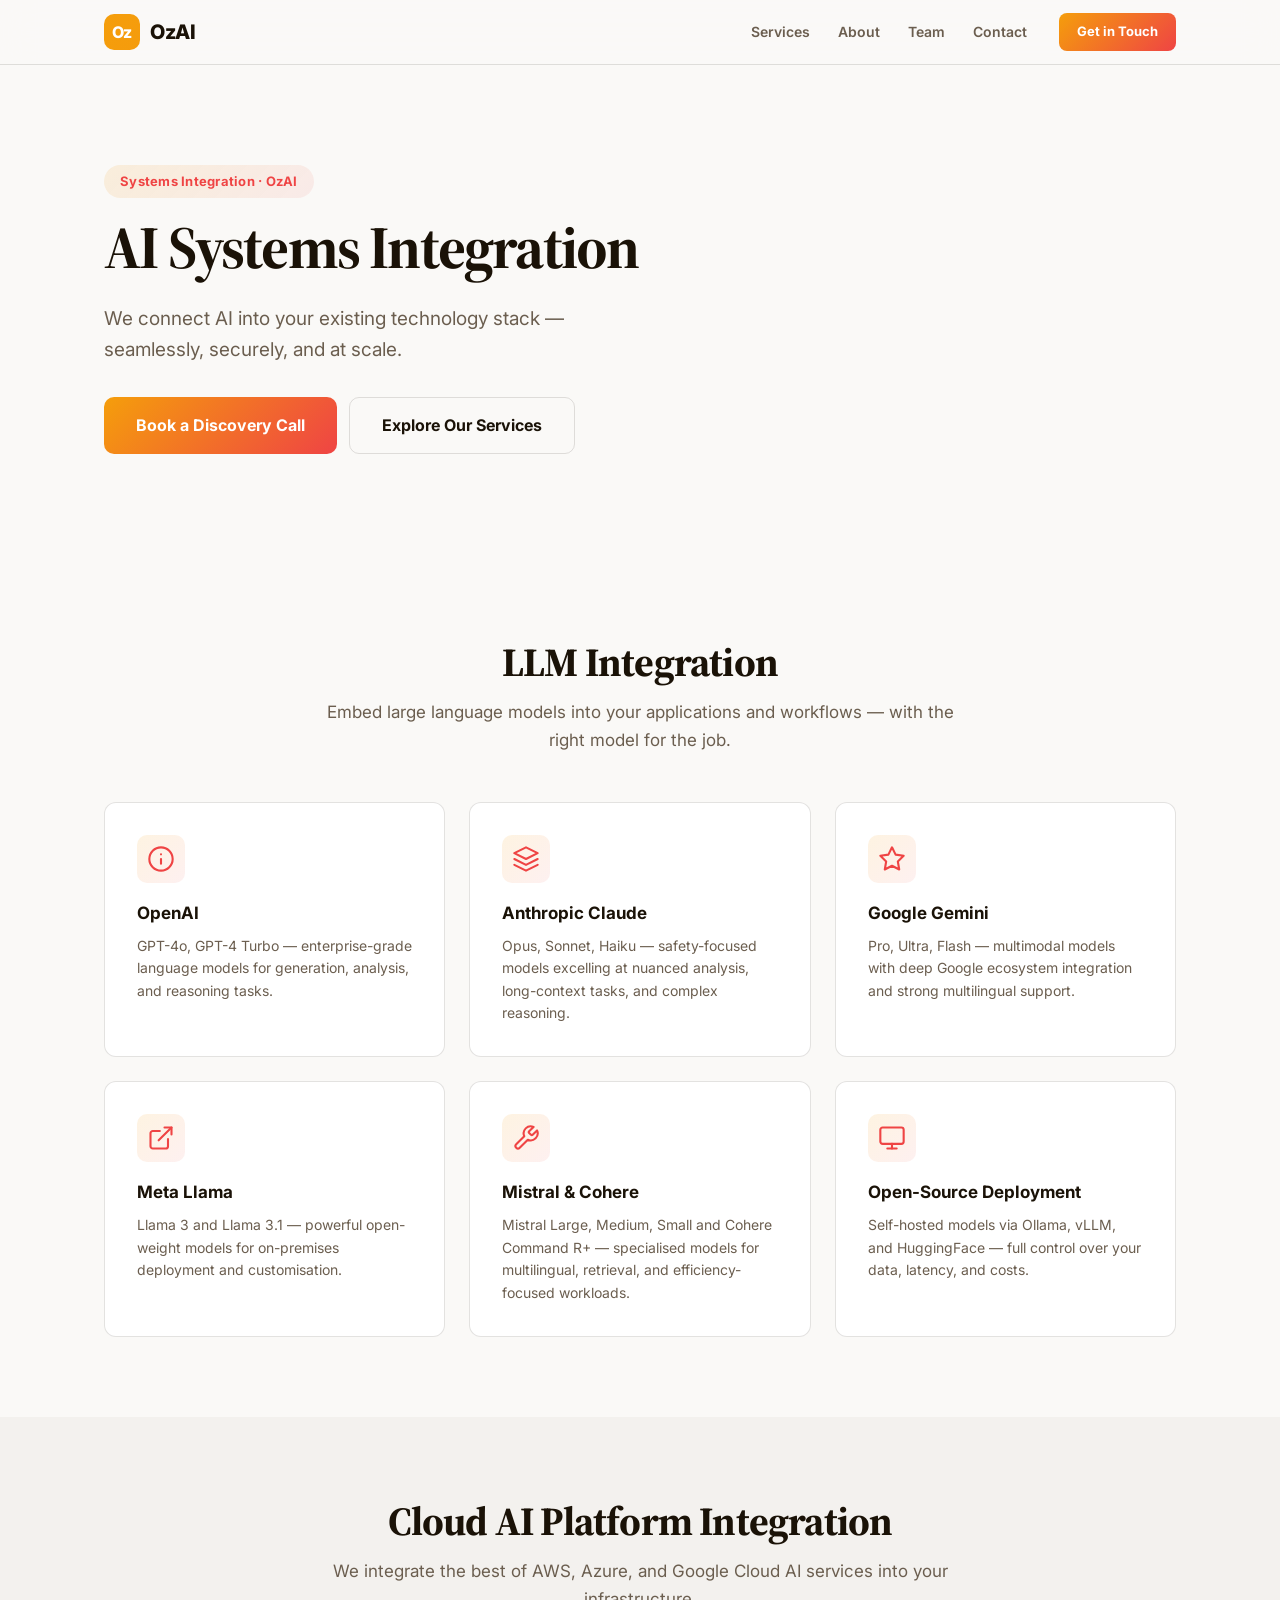
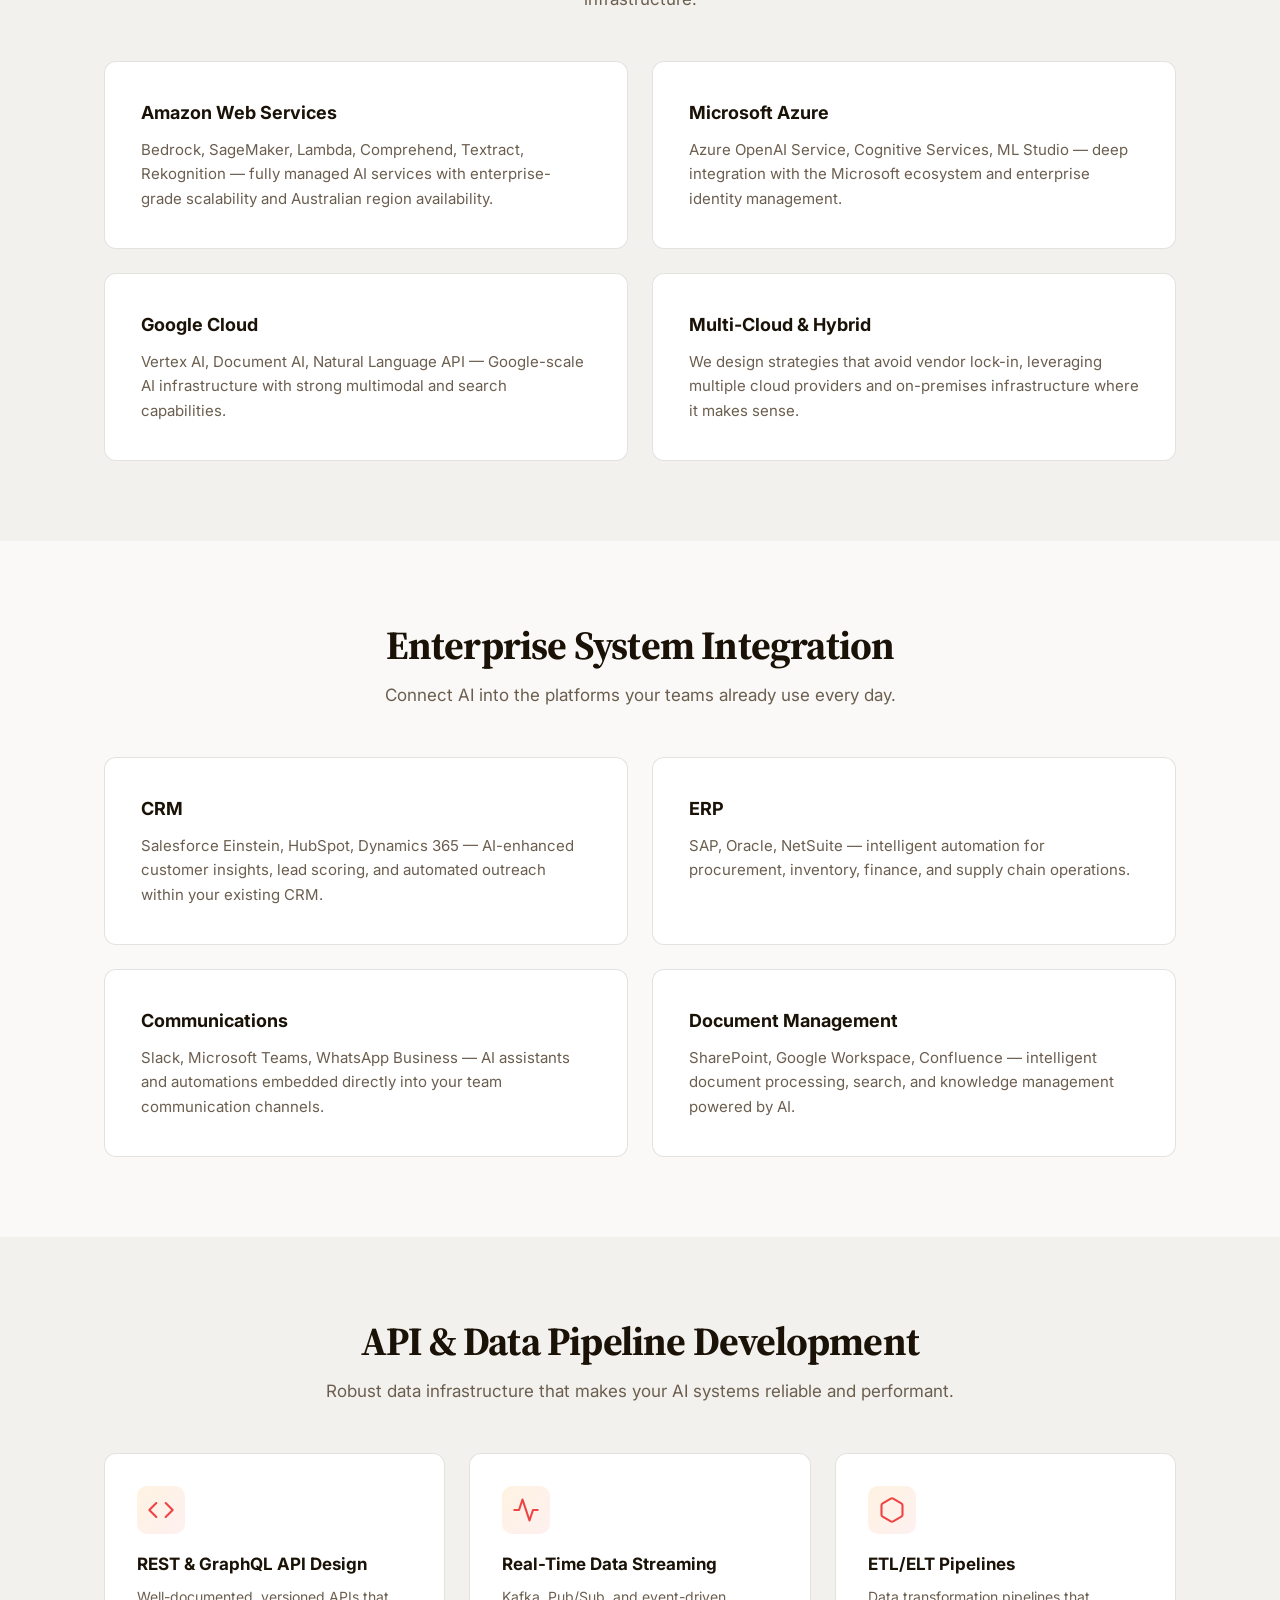
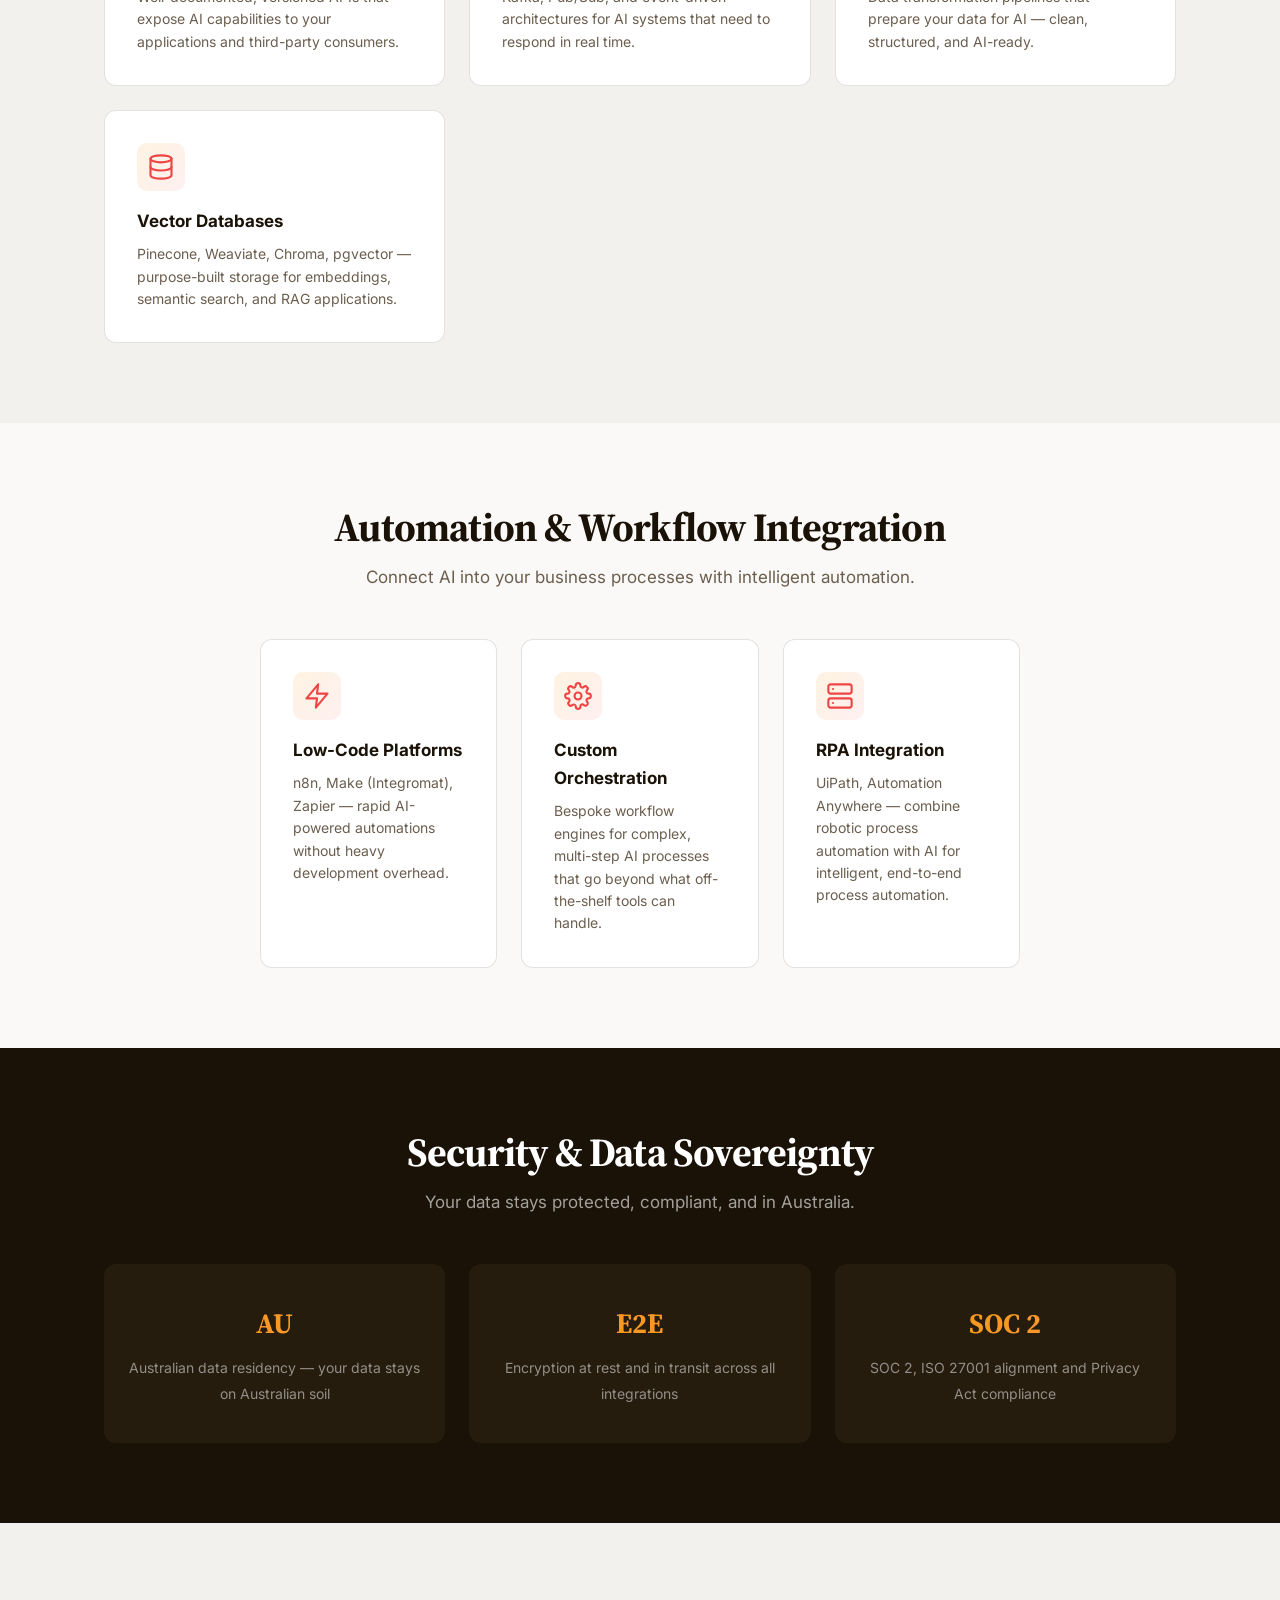
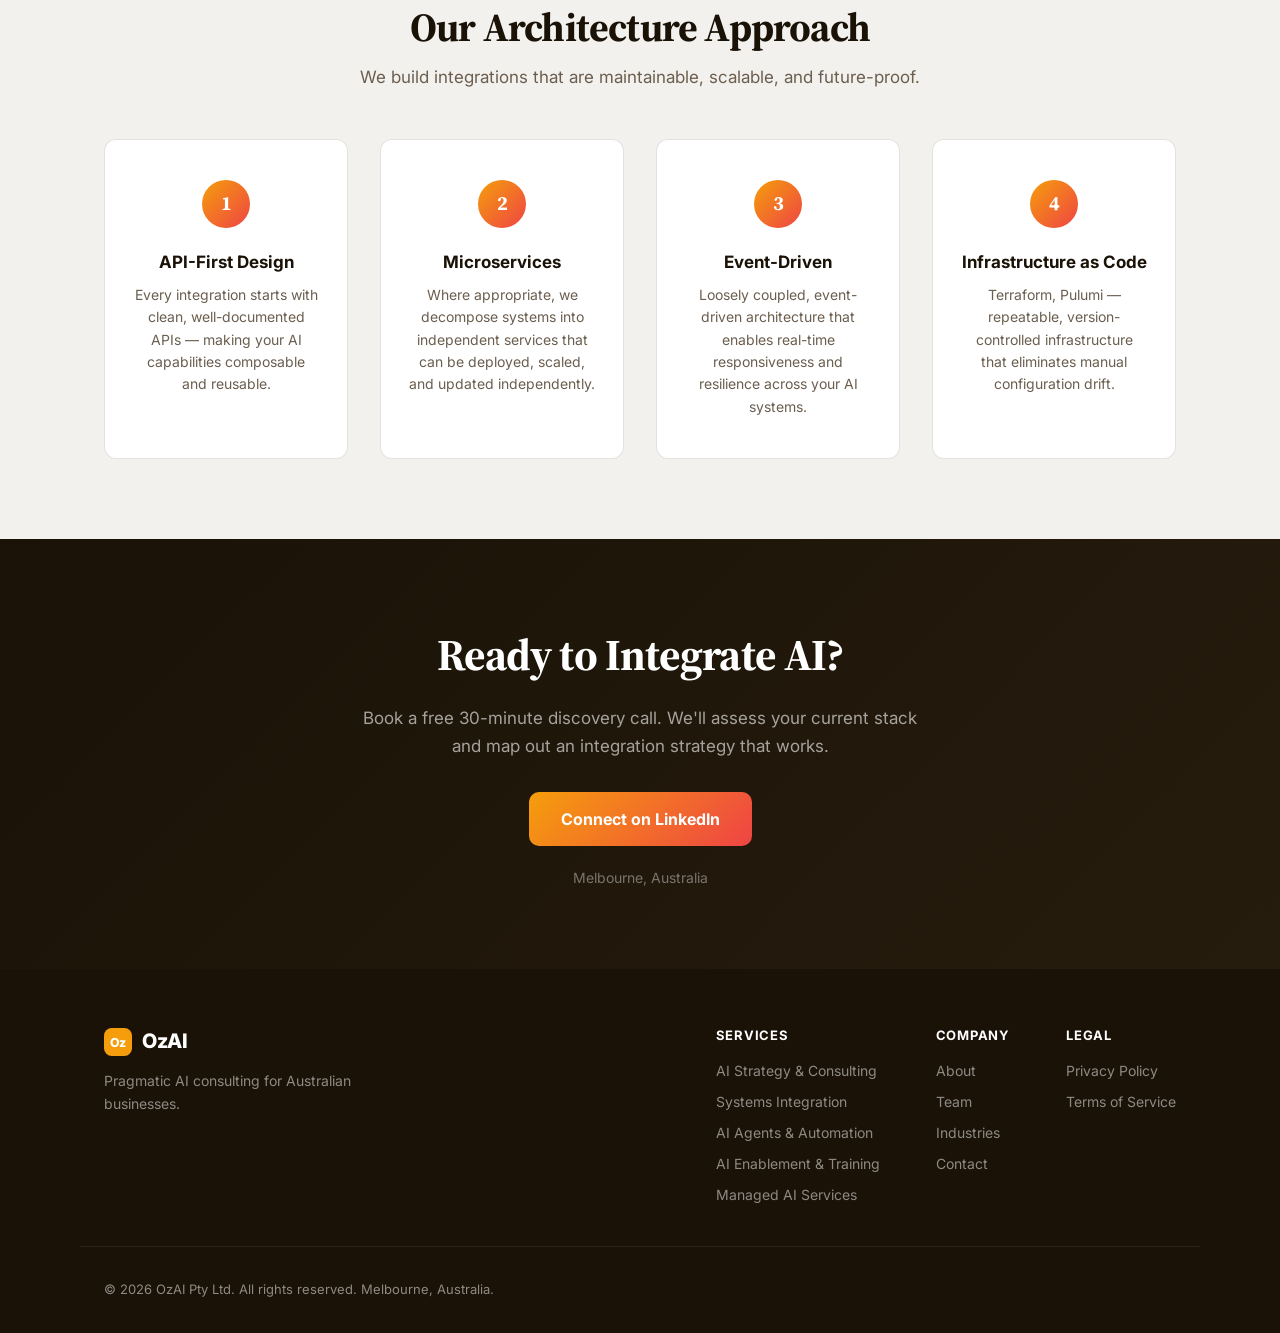
<file: integration.html>
<!DOCTYPE html>
<html lang="en">
<head>
  <meta charset="UTF-8">
  <meta name="viewport" content="width=device-width, initial-scale=1.0">
  <title>AI Systems Integration — OzAI</title>
  <meta name="description" content="We connect AI into your existing technology stack — seamlessly, securely, and at scale. LLM integration, cloud AI platforms, enterprise systems, and more.">
  <link rel="icon" type="image/svg+xml" href="favicon.svg">
  <link rel="icon" type="image/png" sizes="32x32" href="favicon-32.png">
  <link rel="icon" type="image/png" sizes="16x16" href="favicon-16.png">
  <link rel="apple-touch-icon" sizes="180x180" href="icon-180.png">
  <link rel="manifest" href="site.webmanifest">
  <link rel="preconnect" href="https://fonts.googleapis.com">
  <link rel="preconnect" href="https://fonts.gstatic.com" crossorigin>
  <link href="https://fonts.googleapis.com/css2?family=Inter:wght@400;500;600;700;800&family=Source+Serif+4:wght@600;700&display=swap" rel="stylesheet">
  <link rel="stylesheet" href="styles.css">
</head>
<body>
<div class="page">

  <header class="nav">
    <div class="nav-inner">
      <a href="/" class="logo" aria-label="OzAI home">
        <svg class="logo-mark" width="36" height="36" viewBox="0 0 36 36" fill="none">
          <rect width="36" height="36" rx="10" fill="url(#gLogo)"/>
          <text x="18" y="24" text-anchor="middle" font-family="Inter,sans-serif" font-weight="800" font-size="16" fill="#fff">Oz</text>
          <defs><linearGradient id="gLogo" x1="0" y1="0" x2="36" y2="36"><stop stop-color="#f59e0b"/><stop offset="1" stop-color="#ef4444"/></linearGradient></defs>
        </svg>
        <span class="logo-text">OzAI</span>
      </a>
      <nav class="nav-links">
        <a href="/#services">Services</a>
        <a href="/#about">About</a>
        <a href="/#team">Team</a>
        <a href="/#contact">Contact</a>
      </nav>
      <a href="/#contact" class="btn btn-sm">Get in Touch</a>
    </div>
  </header>

  <main>

    <!-- HERO -->
    <section class="hero">
      <div class="hero-inner">
        <div class="hero-copy fade-up">
          <div class="pill">Systems Integration &middot; OzAI</div>
          <h1>AI Systems Integration</h1>
          <p class="hero-sub">We connect AI into your existing technology stack — seamlessly, securely, and at scale.</p>
          <div class="hero-actions">
            <a href="/#contact" class="btn btn-lg">Book a Discovery Call</a>
            <a href="/#services" class="btn btn-ghost btn-lg">Explore Our Services</a>
          </div>
        </div>
      </div>
    </section>

    <!-- LLM INTEGRATION -->
    <section class="section" id="llm-integration">
      <div class="container">
        <div class="section-header">
          <h2>LLM Integration</h2>
          <p>Embed large language models into your applications and workflows — with the right model for the job.</p>
        </div>
        <div class="feature-grid">
          <div class="feature fade-up">
            <div class="feature-icon">
              <svg width="28" height="28" viewBox="0 0 24 24" fill="none" stroke="currentColor" stroke-width="1.8" stroke-linecap="round" stroke-linejoin="round"><circle cx="12" cy="12" r="10"/><path d="M12 16v-4M12 8h.01"/></svg>
            </div>
            <h3>OpenAI</h3>
            <p>GPT-4o, GPT-4 Turbo — enterprise-grade language models for generation, analysis, and reasoning tasks.</p>
          </div>
          <div class="feature fade-up" style="animation-delay:.06s">
            <div class="feature-icon">
              <svg width="28" height="28" viewBox="0 0 24 24" fill="none" stroke="currentColor" stroke-width="1.8" stroke-linecap="round" stroke-linejoin="round"><path d="M12 2L2 7l10 5 10-5-10-5z"/><path d="M2 17l10 5 10-5"/><path d="M2 12l10 5 10-5"/></svg>
            </div>
            <h3>Anthropic Claude</h3>
            <p>Opus, Sonnet, Haiku — safety-focused models excelling at nuanced analysis, long-context tasks, and complex reasoning.</p>
          </div>
          <div class="feature fade-up" style="animation-delay:.12s">
            <div class="feature-icon">
              <svg width="28" height="28" viewBox="0 0 24 24" fill="none" stroke="currentColor" stroke-width="1.8" stroke-linecap="round" stroke-linejoin="round"><polygon points="12 2 15.09 8.26 22 9.27 17 14.14 18.18 21.02 12 17.77 5.82 21.02 7 14.14 2 9.27 8.91 8.26 12 2"/></svg>
            </div>
            <h3>Google Gemini</h3>
            <p>Pro, Ultra, Flash — multimodal models with deep Google ecosystem integration and strong multilingual support.</p>
          </div>
          <div class="feature fade-up">
            <div class="feature-icon">
              <svg width="28" height="28" viewBox="0 0 24 24" fill="none" stroke="currentColor" stroke-width="1.8" stroke-linecap="round" stroke-linejoin="round"><path d="M18 13v6a2 2 0 01-2 2H5a2 2 0 01-2-2V8a2 2 0 012-2h6"/><polyline points="15 3 21 3 21 9"/><line x1="10" y1="14" x2="21" y2="3"/></svg>
            </div>
            <h3>Meta Llama</h3>
            <p>Llama 3 and Llama 3.1 — powerful open-weight models for on-premises deployment and customisation.</p>
          </div>
          <div class="feature fade-up" style="animation-delay:.06s">
            <div class="feature-icon">
              <svg width="28" height="28" viewBox="0 0 24 24" fill="none" stroke="currentColor" stroke-width="1.8" stroke-linecap="round" stroke-linejoin="round"><path d="M14.7 6.3a1 1 0 000 1.4l1.6 1.6a1 1 0 001.4 0l3.77-3.77a6 6 0 01-7.94 7.94l-6.91 6.91a2.12 2.12 0 01-3-3l6.91-6.91a6 6 0 017.94-7.94l-3.76 3.76z"/></svg>
            </div>
            <h3>Mistral &amp; Cohere</h3>
            <p>Mistral Large, Medium, Small and Cohere Command R+ — specialised models for multilingual, retrieval, and efficiency-focused workloads.</p>
          </div>
          <div class="feature fade-up" style="animation-delay:.12s">
            <div class="feature-icon">
              <svg width="28" height="28" viewBox="0 0 24 24" fill="none" stroke="currentColor" stroke-width="1.8" stroke-linecap="round" stroke-linejoin="round"><rect x="2" y="3" width="20" height="14" rx="2" ry="2"/><line x1="8" y1="21" x2="16" y2="21"/><line x1="12" y1="17" x2="12" y2="21"/></svg>
            </div>
            <h3>Open-Source Deployment</h3>
            <p>Self-hosted models via Ollama, vLLM, and HuggingFace — full control over your data, latency, and costs.</p>
          </div>
        </div>
      </div>
    </section>

    <!-- CLOUD AI PLATFORMS -->
    <section class="section section-alt" id="cloud-ai">
      <div class="container">
        <div class="section-header">
          <h2>Cloud AI Platform Integration</h2>
          <p>We integrate the best of AWS, Azure, and Google Cloud AI services into your infrastructure.</p>
        </div>
        <div class="why-grid">
          <div class="why-card fade-up">
            <h3>Amazon Web Services</h3>
            <p>Bedrock, SageMaker, Lambda, Comprehend, Textract, Rekognition — fully managed AI services with enterprise-grade scalability and Australian region availability.</p>
          </div>
          <div class="why-card fade-up" style="animation-delay:.06s">
            <h3>Microsoft Azure</h3>
            <p>Azure OpenAI Service, Cognitive Services, ML Studio — deep integration with the Microsoft ecosystem and enterprise identity management.</p>
          </div>
          <div class="why-card fade-up" style="animation-delay:.12s">
            <h3>Google Cloud</h3>
            <p>Vertex AI, Document AI, Natural Language API — Google-scale AI infrastructure with strong multimodal and search capabilities.</p>
          </div>
          <div class="why-card fade-up" style="animation-delay:.18s">
            <h3>Multi-Cloud &amp; Hybrid</h3>
            <p>We design strategies that avoid vendor lock-in, leveraging multiple cloud providers and on-premises infrastructure where it makes sense.</p>
          </div>
        </div>
      </div>
    </section>

    <!-- ENTERPRISE SYSTEMS -->
    <section class="section" id="enterprise-systems">
      <div class="container">
        <div class="section-header">
          <h2>Enterprise System Integration</h2>
          <p>Connect AI into the platforms your teams already use every day.</p>
        </div>
        <div class="why-grid">
          <div class="why-card fade-up">
            <h3>CRM</h3>
            <p>Salesforce Einstein, HubSpot, Dynamics 365 — AI-enhanced customer insights, lead scoring, and automated outreach within your existing CRM.</p>
          </div>
          <div class="why-card fade-up" style="animation-delay:.06s">
            <h3>ERP</h3>
            <p>SAP, Oracle, NetSuite — intelligent automation for procurement, inventory, finance, and supply chain operations.</p>
          </div>
          <div class="why-card fade-up" style="animation-delay:.12s">
            <h3>Communications</h3>
            <p>Slack, Microsoft Teams, WhatsApp Business — AI assistants and automations embedded directly into your team communication channels.</p>
          </div>
          <div class="why-card fade-up" style="animation-delay:.18s">
            <h3>Document Management</h3>
            <p>SharePoint, Google Workspace, Confluence — intelligent document processing, search, and knowledge management powered by AI.</p>
          </div>
        </div>
      </div>
    </section>

    <!-- API & DATA PIPELINES -->
    <section class="section section-alt" id="api-data">
      <div class="container">
        <div class="section-header">
          <h2>API &amp; Data Pipeline Development</h2>
          <p>Robust data infrastructure that makes your AI systems reliable and performant.</p>
        </div>
        <div class="feature-grid">
          <div class="feature fade-up">
            <div class="feature-icon">
              <svg width="28" height="28" viewBox="0 0 24 24" fill="none" stroke="currentColor" stroke-width="1.8" stroke-linecap="round" stroke-linejoin="round"><polyline points="16 18 22 12 16 6"/><polyline points="8 6 2 12 8 18"/></svg>
            </div>
            <h3>REST &amp; GraphQL API Design</h3>
            <p>Well-documented, versioned APIs that expose AI capabilities to your applications and third-party consumers.</p>
          </div>
          <div class="feature fade-up" style="animation-delay:.06s">
            <div class="feature-icon">
              <svg width="28" height="28" viewBox="0 0 24 24" fill="none" stroke="currentColor" stroke-width="1.8" stroke-linecap="round" stroke-linejoin="round"><polyline points="22 12 18 12 15 21 9 3 6 12 2 12"/></svg>
            </div>
            <h3>Real-Time Data Streaming</h3>
            <p>Kafka, Pub/Sub, and event-driven architectures for AI systems that need to respond in real time.</p>
          </div>
          <div class="feature fade-up" style="animation-delay:.12s">
            <div class="feature-icon">
              <svg width="28" height="28" viewBox="0 0 24 24" fill="none" stroke="currentColor" stroke-width="1.8" stroke-linecap="round" stroke-linejoin="round"><path d="M21 16V8a2 2 0 00-1-1.73l-7-4a2 2 0 00-2 0l-7 4A2 2 0 003 8v8a2 2 0 001 1.73l7 4a2 2 0 002 0l7-4A2 2 0 0021 16z"/></svg>
            </div>
            <h3>ETL/ELT Pipelines</h3>
            <p>Data transformation pipelines that prepare your data for AI — clean, structured, and AI-ready.</p>
          </div>
          <div class="feature fade-up">
            <div class="feature-icon">
              <svg width="28" height="28" viewBox="0 0 24 24" fill="none" stroke="currentColor" stroke-width="1.8" stroke-linecap="round" stroke-linejoin="round"><ellipse cx="12" cy="5" rx="9" ry="3"/><path d="M21 12c0 1.66-4 3-9 3s-9-1.34-9-3"/><path d="M3 5v14c0 1.66 4 3 9 3s9-1.34 9-3V5"/></svg>
            </div>
            <h3>Vector Databases</h3>
            <p>Pinecone, Weaviate, Chroma, pgvector — purpose-built storage for embeddings, semantic search, and RAG applications.</p>
          </div>
        </div>
      </div>
    </section>

    <!-- AUTOMATION & WORKFLOW -->
    <section class="section" id="automation">
      <div class="container">
        <div class="section-header">
          <h2>Automation &amp; Workflow Integration</h2>
          <p>Connect AI into your business processes with intelligent automation.</p>
        </div>
        <div class="feature-grid" style="max-width:760px;margin:0 auto;grid-template-columns:repeat(3,1fr)">
          <div class="feature fade-up">
            <div class="feature-icon">
              <svg width="28" height="28" viewBox="0 0 24 24" fill="none" stroke="currentColor" stroke-width="1.8" stroke-linecap="round" stroke-linejoin="round"><path d="M13 2L3 14h9l-1 8 10-12h-9l1-8z"/></svg>
            </div>
            <h3>Low-Code Platforms</h3>
            <p>n8n, Make (Integromat), Zapier — rapid AI-powered automations without heavy development overhead.</p>
          </div>
          <div class="feature fade-up" style="animation-delay:.06s">
            <div class="feature-icon">
              <svg width="28" height="28" viewBox="0 0 24 24" fill="none" stroke="currentColor" stroke-width="1.8" stroke-linecap="round" stroke-linejoin="round"><circle cx="12" cy="12" r="3"/><path d="M19.4 15a1.65 1.65 0 00.33 1.82l.06.06a2 2 0 010 2.83 2 2 0 01-2.83 0l-.06-.06a1.65 1.65 0 00-1.82-.33 1.65 1.65 0 00-1 1.51V21a2 2 0 01-4 0v-.09A1.65 1.65 0 009 19.4a1.65 1.65 0 00-1.82.33l-.06.06a2 2 0 01-2.83-2.83l.06-.06A1.65 1.65 0 004.68 15a1.65 1.65 0 00-1.51-1H3a2 2 0 010-4h.09A1.65 1.65 0 004.6 9a1.65 1.65 0 00-.33-1.82l-.06-.06a2 2 0 012.83-2.83l.06.06A1.65 1.65 0 009 4.68a1.65 1.65 0 001-1.51V3a2 2 0 014 0v.09a1.65 1.65 0 001 1.51 1.65 1.65 0 001.82-.33l.06-.06a2 2 0 012.83 2.83l-.06.06A1.65 1.65 0 0019.4 9a1.65 1.65 0 001.51 1H21a2 2 0 010 4h-.09a1.65 1.65 0 00-1.51 1z"/></svg>
            </div>
            <h3>Custom Orchestration</h3>
            <p>Bespoke workflow engines for complex, multi-step AI processes that go beyond what off-the-shelf tools can handle.</p>
          </div>
          <div class="feature fade-up" style="animation-delay:.12s">
            <div class="feature-icon">
              <svg width="28" height="28" viewBox="0 0 24 24" fill="none" stroke="currentColor" stroke-width="1.8" stroke-linecap="round" stroke-linejoin="round"><rect x="2" y="2" width="20" height="8" rx="2" ry="2"/><rect x="2" y="14" width="20" height="8" rx="2" ry="2"/><line x1="6" y1="6" x2="6.01" y2="6"/><line x1="6" y1="18" x2="6.01" y2="18"/></svg>
            </div>
            <h3>RPA Integration</h3>
            <p>UiPath, Automation Anywhere — combine robotic process automation with AI for intelligent, end-to-end process automation.</p>
          </div>
        </div>
      </div>
    </section>

    <!-- SECURITY & DATA SOVEREIGNTY -->
    <section class="section section-dark" id="security">
      <div class="container">
        <div class="section-header">
          <h2>Security &amp; Data Sovereignty</h2>
          <p>Your data stays protected, compliant, and in Australia.</p>
        </div>
        <div class="stats-grid" style="grid-template-columns:repeat(3,1fr)">
          <div class="stat-card fade-up">
            <span class="stat-num" style="font-size:clamp(20px,2.5vw,28px)">AU</span>
            <span class="stat-label">Australian data residency — your data stays on Australian soil</span>
          </div>
          <div class="stat-card fade-up" style="animation-delay:.06s">
            <span class="stat-num" style="font-size:clamp(20px,2.5vw,28px)">E2E</span>
            <span class="stat-label">Encryption at rest and in transit across all integrations</span>
          </div>
          <div class="stat-card fade-up" style="animation-delay:.12s">
            <span class="stat-num" style="font-size:clamp(20px,2.5vw,28px)">SOC 2</span>
            <span class="stat-label">SOC 2, ISO 27001 alignment and Privacy Act compliance</span>
          </div>
        </div>
      </div>
    </section>

    <!-- ARCHITECTURE APPROACH -->
    <section class="section section-alt" id="architecture">
      <div class="container">
        <div class="section-header">
          <h2>Our Architecture Approach</h2>
          <p>We build integrations that are maintainable, scalable, and future-proof.</p>
        </div>
        <div class="steps-grid" style="grid-template-columns:repeat(4,1fr)">
          <div class="step fade-up">
            <div class="step-num">1</div>
            <h3>API-First Design</h3>
            <p>Every integration starts with clean, well-documented APIs — making your AI capabilities composable and reusable.</p>
          </div>
          <div class="step fade-up" style="animation-delay:.06s">
            <div class="step-num">2</div>
            <h3>Microservices</h3>
            <p>Where appropriate, we decompose systems into independent services that can be deployed, scaled, and updated independently.</p>
          </div>
          <div class="step fade-up" style="animation-delay:.12s">
            <div class="step-num">3</div>
            <h3>Event-Driven</h3>
            <p>Loosely coupled, event-driven architecture that enables real-time responsiveness and resilience across your AI systems.</p>
          </div>
          <div class="step fade-up" style="animation-delay:.18s">
            <div class="step-num">4</div>
            <h3>Infrastructure as Code</h3>
            <p>Terraform, Pulumi — repeatable, version-controlled infrastructure that eliminates manual configuration drift.</p>
          </div>
        </div>
      </div>
    </section>

    <!-- CTA -->
    <section class="section-cta" id="contact">
      <div class="container">
        <h2>Ready to Integrate AI?</h2>
        <p>Book a free 30-minute discovery call. We'll assess your current stack and map out an integration strategy that works.</p>
        <div class="cta-form">
          <a href="https://www.linkedin.com/company/ozai-digital" class="btn btn-lg" target="_blank" rel="noopener">Connect on LinkedIn</a>
        </div>
        <div class="cta-note">Melbourne, Australia</div>
      </div>
    </section>

  </main>

  <footer class="footer">
    <div class="footer-inner">
      <div class="footer-brand">
        <a href="/" class="logo" aria-label="OzAI home">
          <svg class="logo-mark" width="28" height="28" viewBox="0 0 36 36" fill="none">
            <rect width="36" height="36" rx="10" fill="url(#gLogoF)"/>
            <text x="18" y="24" text-anchor="middle" font-family="Inter,sans-serif" font-weight="800" font-size="16" fill="#fff">Oz</text>
            <defs><linearGradient id="gLogoF" x1="0" y1="0" x2="36" y2="36"><stop stop-color="#f59e0b"/><stop offset="1" stop-color="#ef4444"/></linearGradient></defs>
          </svg>
          <span class="logo-text">OzAI</span>
        </a>
        <p class="footer-tagline">Pragmatic AI consulting for Australian businesses.</p>
      </div>
      <div class="footer-links">
        <div class="footer-col">
          <h4>Services</h4>
          <a href="consulting.html">AI Strategy &amp; Consulting</a>
          <a href="integration.html">Systems Integration</a>
          <a href="agents.html">AI Agents &amp; Automation</a>
          <a href="enablement.html">AI Enablement &amp; Training</a>
          <a href="managed.html">Managed AI Services</a>
        </div>
        <div class="footer-col">
          <h4>Company</h4>
          <a href="/#about">About</a>
          <a href="/#team">Team</a>
          <a href="/#industries">Industries</a>
          <a href="/#contact">Contact</a>
        </div>
        <div class="footer-col">
          <h4>Legal</h4>
          <a href="#">Privacy Policy</a>
          <a href="#">Terms of Service</a>
        </div>
      </div>
    </div>
    <div class="footer-bottom">
      <p>&copy; 2026 OzAI Pty Ltd. All rights reserved. Melbourne, Australia.</p>
    </div>
  </footer>

</div>
</body>
</html>
</file>
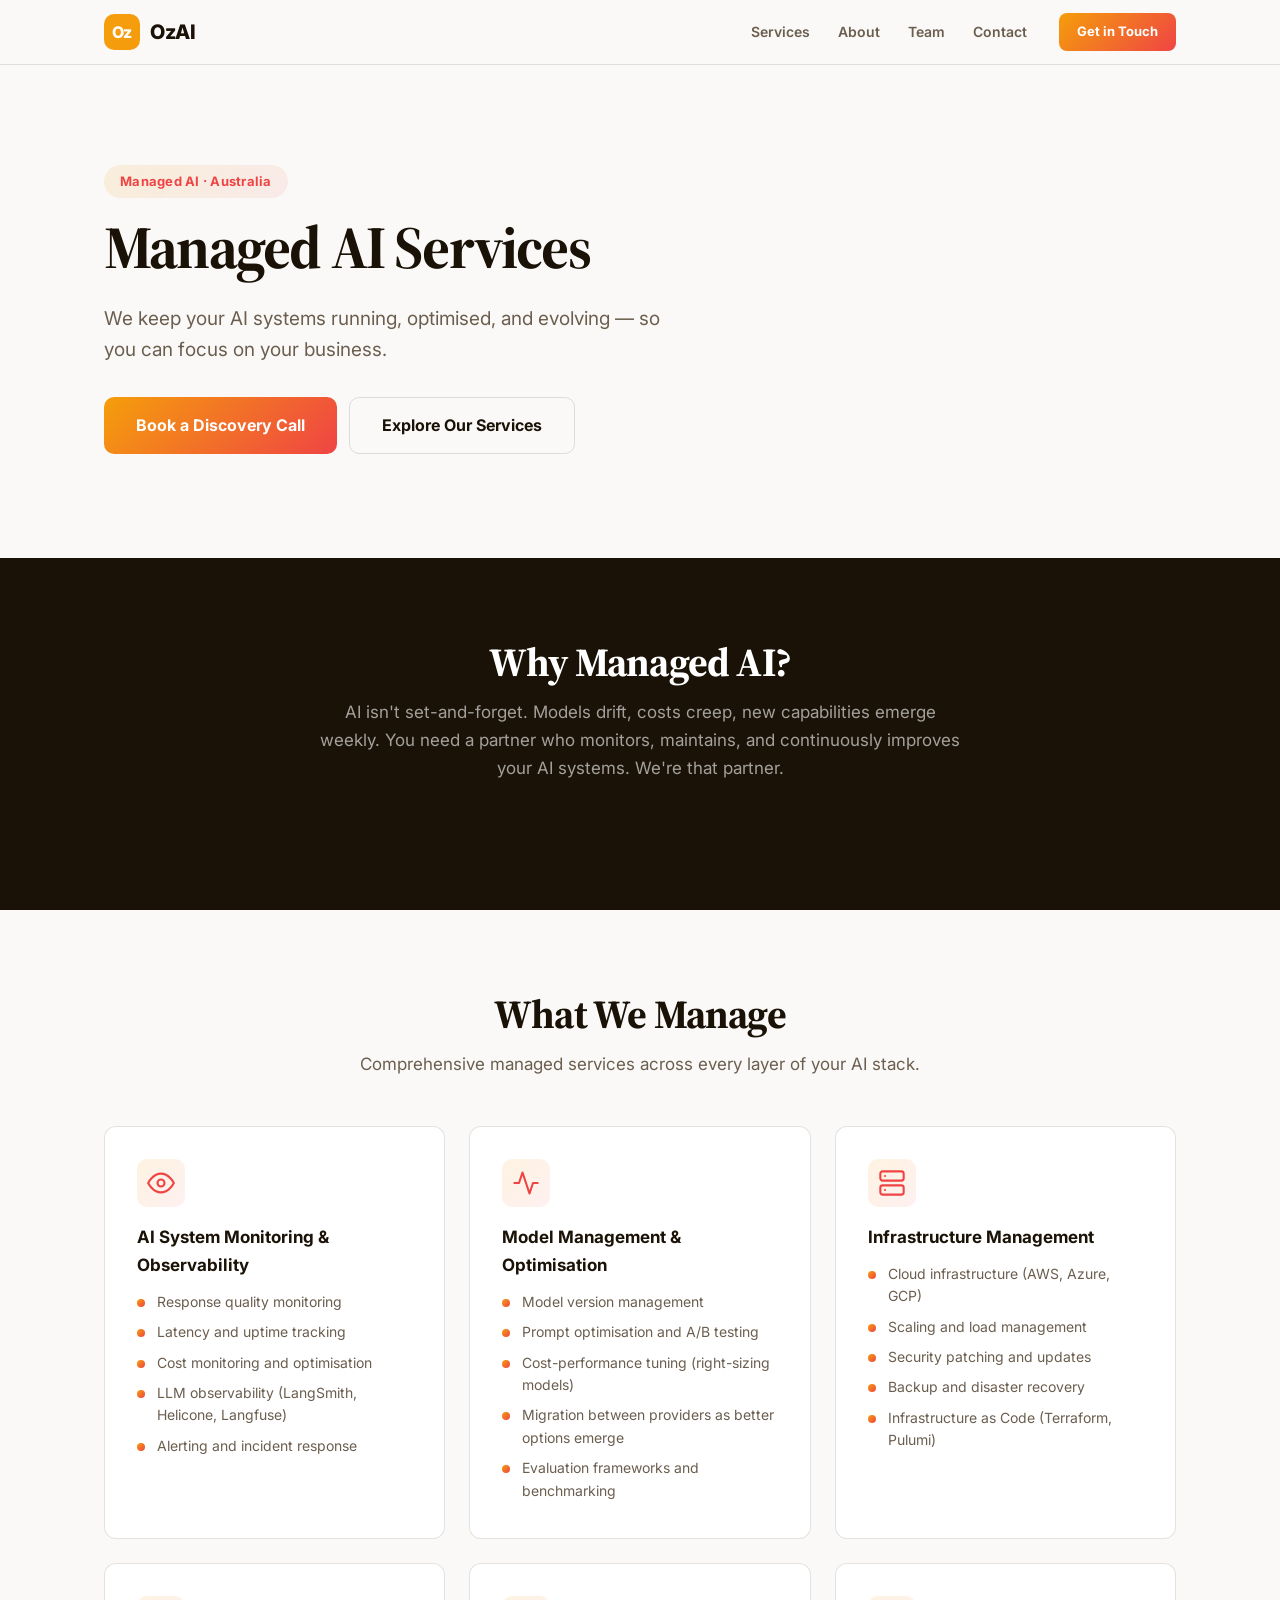
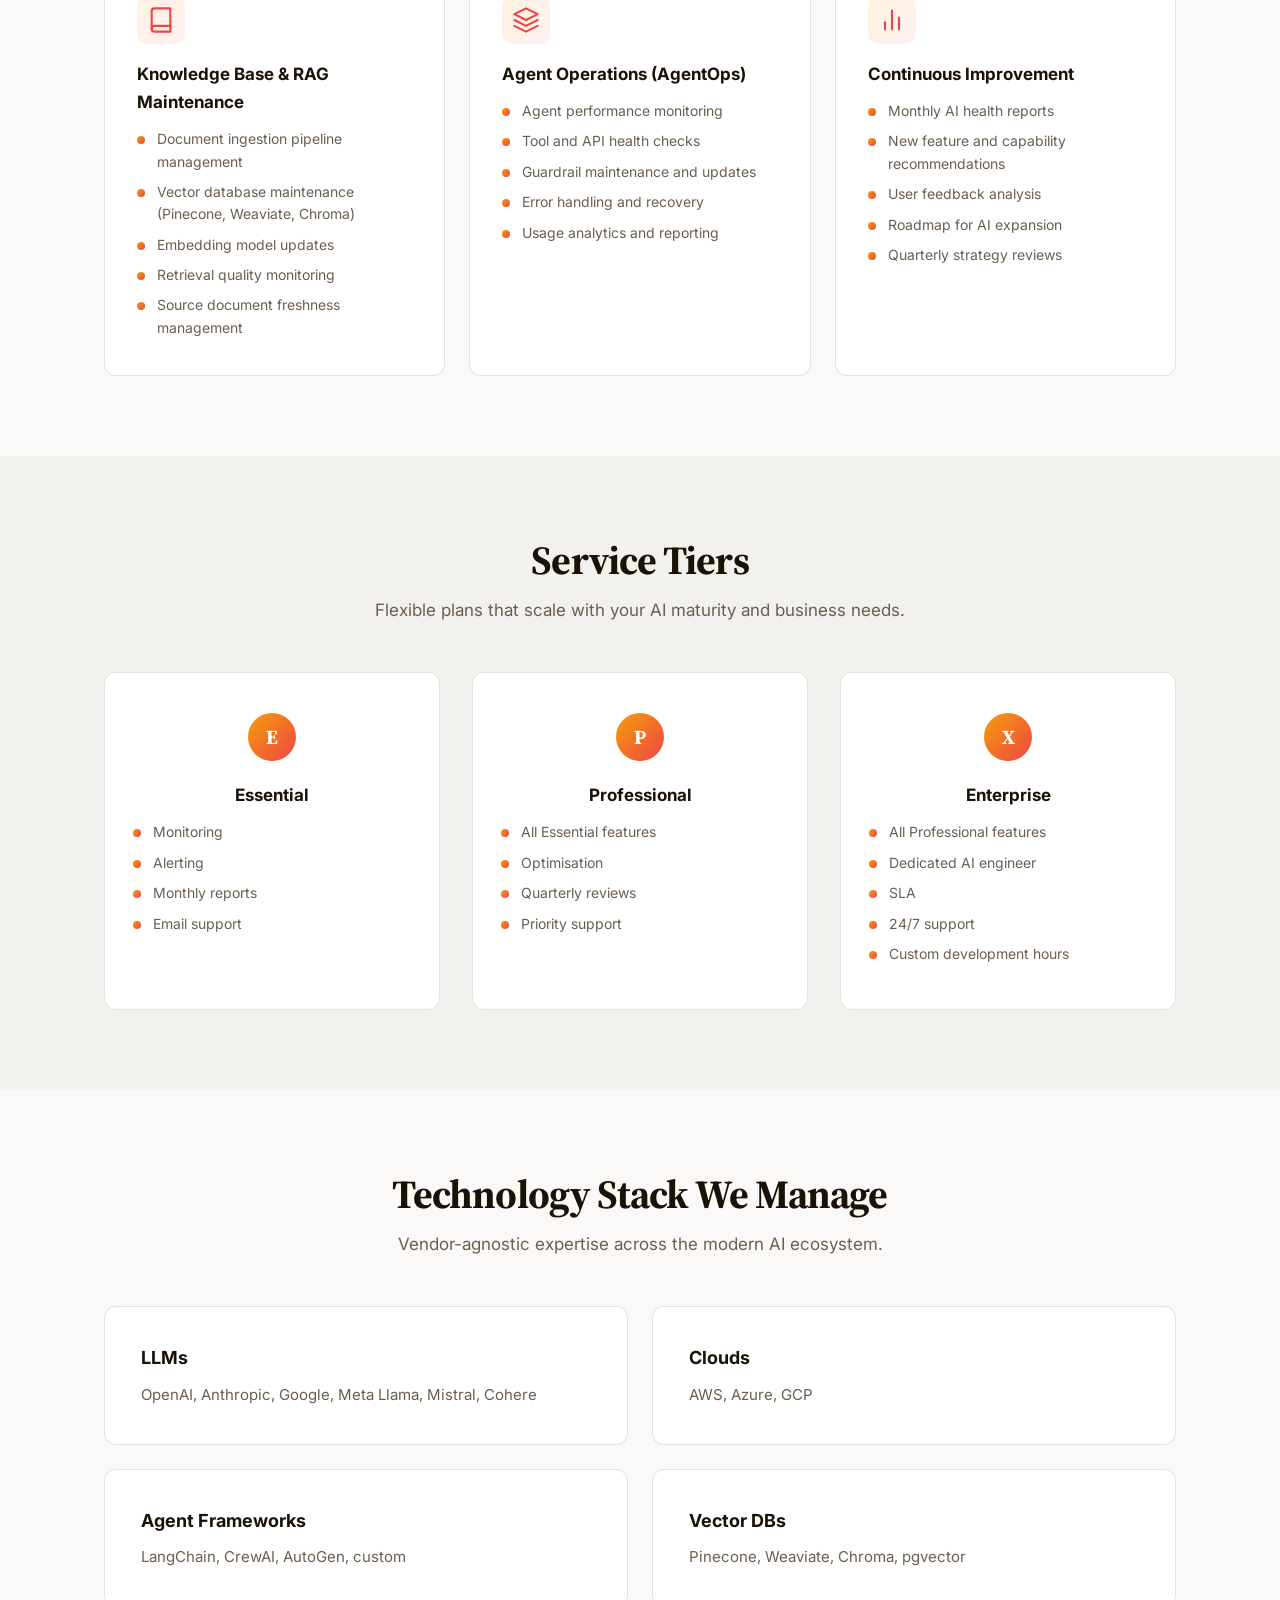
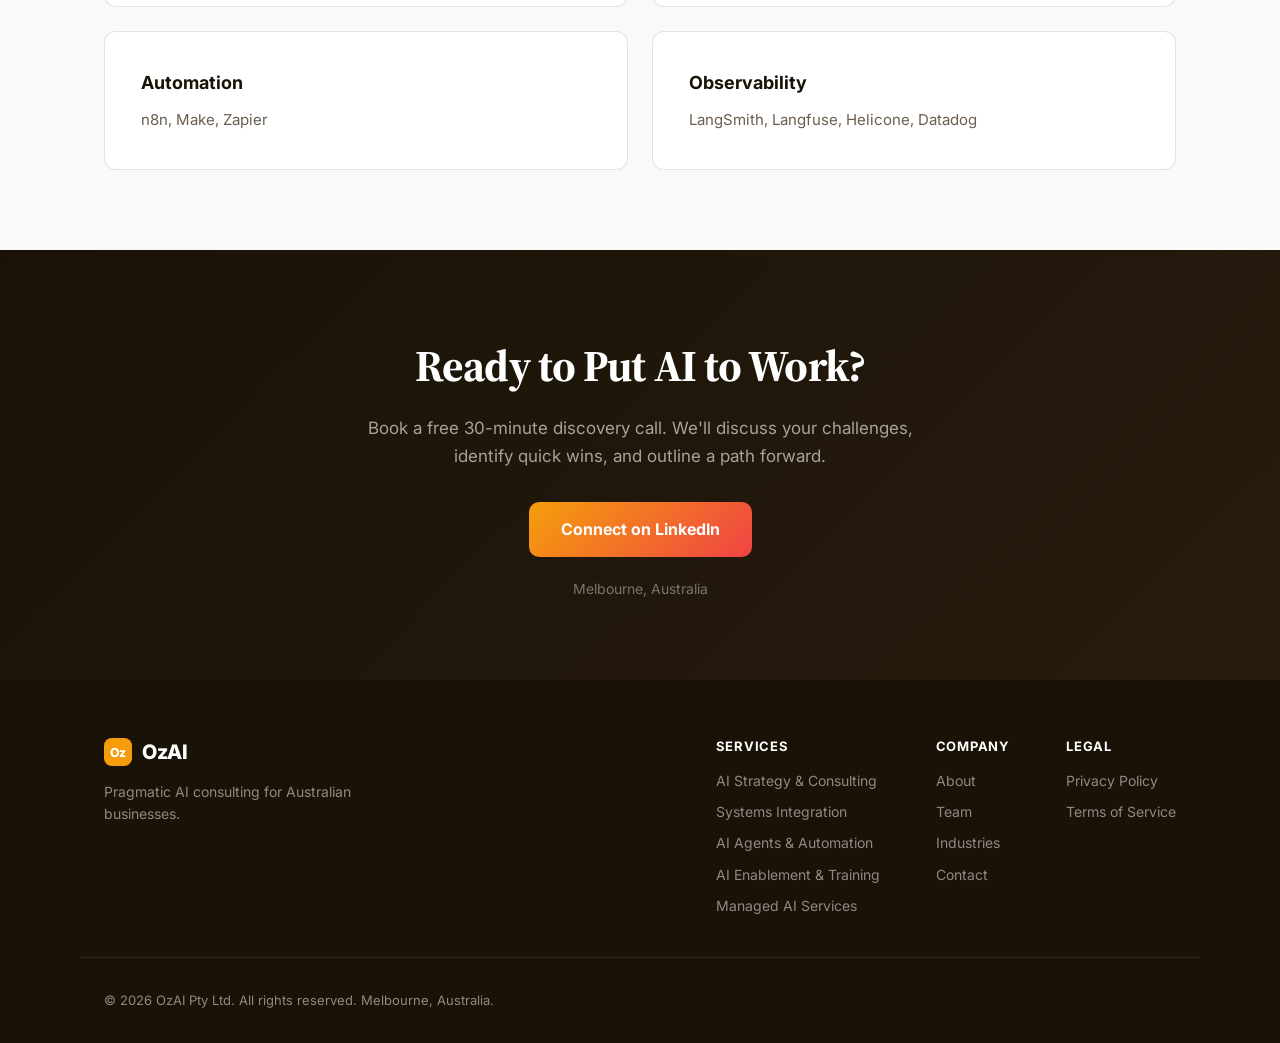
<file: managed.html>
<!DOCTYPE html>
<html lang="en">
<head>
  <meta charset="UTF-8">
  <meta name="viewport" content="width=device-width, initial-scale=1.0">
  <title>Managed AI Services — OzAI</title>
  <meta name="description" content="Managed AI services for Australian businesses. We monitor, maintain, and continuously improve your AI systems — so you can focus on your business.">
  <link rel="icon" type="image/svg+xml" href="favicon.svg">
  <link rel="icon" type="image/png" sizes="32x32" href="favicon-32.png">
  <link rel="icon" type="image/png" sizes="16x16" href="favicon-16.png">
  <link rel="apple-touch-icon" sizes="180x180" href="icon-180.png">
  <link rel="manifest" href="site.webmanifest">
  <link rel="preconnect" href="https://fonts.googleapis.com">
  <link rel="preconnect" href="https://fonts.gstatic.com" crossorigin>
  <link href="https://fonts.googleapis.com/css2?family=Inter:wght@400;500;600;700;800&family=Source+Serif+4:wght@600;700&display=swap" rel="stylesheet">
  <link rel="stylesheet" href="styles.css">
</head>
<body>
<div class="page">

  <header class="nav">
    <div class="nav-inner">
      <a href="/" class="logo" aria-label="OzAI home">
        <svg class="logo-mark" width="36" height="36" viewBox="0 0 36 36" fill="none">
          <rect width="36" height="36" rx="10" fill="url(#gLogo)"/>
          <text x="18" y="24" text-anchor="middle" font-family="Inter,sans-serif" font-weight="800" font-size="16" fill="#fff">Oz</text>
          <defs><linearGradient id="gLogo" x1="0" y1="0" x2="36" y2="36"><stop stop-color="#f59e0b"/><stop offset="1" stop-color="#ef4444"/></linearGradient></defs>
        </svg>
        <span class="logo-text">OzAI</span>
      </a>
      <nav class="nav-links">
        <a href="/#services">Services</a>
        <a href="/#about">About</a>
        <a href="/#team">Team</a>
        <a href="/#contact">Contact</a>
      </nav>
      <a href="#contact" class="btn btn-sm">Get in Touch</a>
    </div>
  </header>

  <main>

    <!-- HERO -->
    <section class="hero">
      <div class="hero-inner">
        <div class="hero-copy fade-up">
          <div class="pill">Managed AI &middot; Australia</div>
          <h1>Managed AI Services</h1>
          <p class="hero-sub">We keep your AI systems running, optimised, and evolving — so you can focus on your business.</p>
          <div class="hero-actions">
            <a href="/#contact" class="btn btn-lg">Book a Discovery Call</a>
            <a href="/#services" class="btn btn-ghost btn-lg">Explore Our Services</a>
          </div>
        </div>
      </div>
    </section>

    <!-- WHY MANAGED AI -->
    <section class="section section-dark">
      <div class="container">
        <div class="section-header">
          <h2>Why Managed AI?</h2>
          <p>AI isn't set-and-forget. Models drift, costs creep, new capabilities emerge weekly. You need a partner who monitors, maintains, and continuously improves your AI systems. We're that partner.</p>
        </div>
      </div>
    </section>

    <!-- SERVICES -->
    <section class="section" id="services">
      <div class="container">
        <div class="section-header">
          <h2>What We Manage</h2>
          <p>Comprehensive managed services across every layer of your AI stack.</p>
        </div>
        <div class="feature-grid">
          <div class="feature fade-up">
            <div class="feature-icon">
              <svg width="28" height="28" viewBox="0 0 24 24" fill="none" stroke="currentColor" stroke-width="1.8" stroke-linecap="round" stroke-linejoin="round"><path d="M1 12s4-8 11-8 11 8 11 8-4 8-11 8-11-8-11-8z"/><circle cx="12" cy="12" r="3"/></svg>
            </div>
            <h3>AI System Monitoring &amp; Observability</h3>
            <ul class="service-list">
              <li>Response quality monitoring</li>
              <li>Latency and uptime tracking</li>
              <li>Cost monitoring and optimisation</li>
              <li>LLM observability (LangSmith, Helicone, Langfuse)</li>
              <li>Alerting and incident response</li>
            </ul>
          </div>
          <div class="feature fade-up" style="animation-delay:.06s">
            <div class="feature-icon">
              <svg width="28" height="28" viewBox="0 0 24 24" fill="none" stroke="currentColor" stroke-width="1.8" stroke-linecap="round" stroke-linejoin="round"><polyline points="22 12 18 12 15 21 9 3 6 12 2 12"/></svg>
            </div>
            <h3>Model Management &amp; Optimisation</h3>
            <ul class="service-list">
              <li>Model version management</li>
              <li>Prompt optimisation and A/B testing</li>
              <li>Cost-performance tuning (right-sizing models)</li>
              <li>Migration between providers as better options emerge</li>
              <li>Evaluation frameworks and benchmarking</li>
            </ul>
          </div>
          <div class="feature fade-up" style="animation-delay:.12s">
            <div class="feature-icon">
              <svg width="28" height="28" viewBox="0 0 24 24" fill="none" stroke="currentColor" stroke-width="1.8" stroke-linecap="round" stroke-linejoin="round"><rect x="2" y="2" width="20" height="8" rx="2" ry="2"/><rect x="2" y="14" width="20" height="8" rx="2" ry="2"/><line x1="6" y1="6" x2="6.01" y2="6"/><line x1="6" y1="18" x2="6.01" y2="18"/></svg>
            </div>
            <h3>Infrastructure Management</h3>
            <ul class="service-list">
              <li>Cloud infrastructure (AWS, Azure, GCP)</li>
              <li>Scaling and load management</li>
              <li>Security patching and updates</li>
              <li>Backup and disaster recovery</li>
              <li>Infrastructure as Code (Terraform, Pulumi)</li>
            </ul>
          </div>
          <div class="feature fade-up">
            <div class="feature-icon">
              <svg width="28" height="28" viewBox="0 0 24 24" fill="none" stroke="currentColor" stroke-width="1.8" stroke-linecap="round" stroke-linejoin="round"><path d="M4 19.5A2.5 2.5 0 016.5 17H20"/><path d="M6.5 2H20v20H6.5A2.5 2.5 0 014 19.5v-15A2.5 2.5 0 016.5 2z"/></svg>
            </div>
            <h3>Knowledge Base &amp; RAG Maintenance</h3>
            <ul class="service-list">
              <li>Document ingestion pipeline management</li>
              <li>Vector database maintenance (Pinecone, Weaviate, Chroma)</li>
              <li>Embedding model updates</li>
              <li>Retrieval quality monitoring</li>
              <li>Source document freshness management</li>
            </ul>
          </div>
          <div class="feature fade-up" style="animation-delay:.06s">
            <div class="feature-icon">
              <svg width="28" height="28" viewBox="0 0 24 24" fill="none" stroke="currentColor" stroke-width="1.8" stroke-linecap="round" stroke-linejoin="round"><path d="M12 2L2 7l10 5 10-5-10-5z"/><path d="M2 17l10 5 10-5"/><path d="M2 12l10 5 10-5"/></svg>
            </div>
            <h3>Agent Operations (AgentOps)</h3>
            <ul class="service-list">
              <li>Agent performance monitoring</li>
              <li>Tool and API health checks</li>
              <li>Guardrail maintenance and updates</li>
              <li>Error handling and recovery</li>
              <li>Usage analytics and reporting</li>
            </ul>
          </div>
          <div class="feature fade-up" style="animation-delay:.12s">
            <div class="feature-icon">
              <svg width="28" height="28" viewBox="0 0 24 24" fill="none" stroke="currentColor" stroke-width="1.8" stroke-linecap="round" stroke-linejoin="round"><line x1="18" y1="20" x2="18" y2="10"/><line x1="12" y1="20" x2="12" y2="4"/><line x1="6" y1="20" x2="6" y2="14"/></svg>
            </div>
            <h3>Continuous Improvement</h3>
            <ul class="service-list">
              <li>Monthly AI health reports</li>
              <li>New feature and capability recommendations</li>
              <li>User feedback analysis</li>
              <li>Roadmap for AI expansion</li>
              <li>Quarterly strategy reviews</li>
            </ul>
          </div>
        </div>
      </div>
    </section>

    <!-- SERVICE TIERS -->
    <section class="section section-alt" id="tiers">
      <div class="container">
        <div class="section-header">
          <h2>Service Tiers</h2>
          <p>Flexible plans that scale with your AI maturity and business needs.</p>
        </div>
        <div class="steps-grid">
          <div class="step fade-up">
            <div class="step-num">E</div>
            <h3>Essential</h3>
            <ul class="service-list">
              <li>Monitoring</li>
              <li>Alerting</li>
              <li>Monthly reports</li>
              <li>Email support</li>
            </ul>
          </div>
          <div class="step fade-up" style="animation-delay:.06s">
            <div class="step-num">P</div>
            <h3>Professional</h3>
            <ul class="service-list">
              <li>All Essential features</li>
              <li>Optimisation</li>
              <li>Quarterly reviews</li>
              <li>Priority support</li>
            </ul>
          </div>
          <div class="step fade-up" style="animation-delay:.12s">
            <div class="step-num">X</div>
            <h3>Enterprise</h3>
            <ul class="service-list">
              <li>All Professional features</li>
              <li>Dedicated AI engineer</li>
              <li>SLA</li>
              <li>24/7 support</li>
              <li>Custom development hours</li>
            </ul>
          </div>
        </div>
      </div>
    </section>

    <!-- TECHNOLOGY STACK -->
    <section class="section" id="stack">
      <div class="container">
        <div class="section-header">
          <h2>Technology Stack We Manage</h2>
          <p>Vendor-agnostic expertise across the modern AI ecosystem.</p>
        </div>
        <div class="why-grid">
          <div class="why-card fade-up">
            <h3>LLMs</h3>
            <p>OpenAI, Anthropic, Google, Meta Llama, Mistral, Cohere</p>
          </div>
          <div class="why-card fade-up" style="animation-delay:.06s">
            <h3>Clouds</h3>
            <p>AWS, Azure, GCP</p>
          </div>
          <div class="why-card fade-up" style="animation-delay:.12s">
            <h3>Agent Frameworks</h3>
            <p>LangChain, CrewAI, AutoGen, custom</p>
          </div>
          <div class="why-card fade-up" style="animation-delay:.18s">
            <h3>Vector DBs</h3>
            <p>Pinecone, Weaviate, Chroma, pgvector</p>
          </div>
          <div class="why-card fade-up" style="animation-delay:.24s">
            <h3>Automation</h3>
            <p>n8n, Make, Zapier</p>
          </div>
          <div class="why-card fade-up" style="animation-delay:.3s">
            <h3>Observability</h3>
            <p>LangSmith, Langfuse, Helicone, Datadog</p>
          </div>
        </div>
      </div>
    </section>

    <!-- CTA -->
    <section class="section-cta" id="contact">
      <div class="container">
        <h2>Ready to Put AI to Work?</h2>
        <p>Book a free 30-minute discovery call. We'll discuss your challenges, identify quick wins, and outline a path forward.</p>
        <div class="cta-form">
          <a href="https://www.linkedin.com/company/ozai-digital" class="btn btn-lg" target="_blank" rel="noopener">Connect on LinkedIn</a>
        </div>
        <div class="cta-note">Melbourne, Australia</div>
      </div>
    </section>

  </main>

  <footer class="footer">
    <div class="footer-inner">
      <div class="footer-brand">
        <a href="/" class="logo" aria-label="OzAI home">
          <svg class="logo-mark" width="28" height="28" viewBox="0 0 36 36" fill="none">
            <rect width="36" height="36" rx="10" fill="url(#gLogoF)"/>
            <text x="18" y="24" text-anchor="middle" font-family="Inter,sans-serif" font-weight="800" font-size="16" fill="#fff">Oz</text>
            <defs><linearGradient id="gLogoF" x1="0" y1="0" x2="36" y2="36"><stop stop-color="#f59e0b"/><stop offset="1" stop-color="#ef4444"/></linearGradient></defs>
          </svg>
          <span class="logo-text">OzAI</span>
        </a>
        <p class="footer-tagline">Pragmatic AI consulting for Australian businesses.</p>
      </div>
      <div class="footer-links">
        <div class="footer-col">
          <h4>Services</h4>
          <a href="consulting.html">AI Strategy &amp; Consulting</a>
          <a href="integration.html">Systems Integration</a>
          <a href="agents.html">AI Agents &amp; Automation</a>
          <a href="enablement.html">AI Enablement &amp; Training</a>
          <a href="managed.html">Managed AI Services</a>
        </div>
        <div class="footer-col">
          <h4>Company</h4>
          <a href="/#about">About</a>
          <a href="/#team">Team</a>
          <a href="/#industries">Industries</a>
          <a href="/#contact">Contact</a>
        </div>
        <div class="footer-col">
          <h4>Legal</h4>
          <a href="#">Privacy Policy</a>
          <a href="#">Terms of Service</a>
        </div>
      </div>
    </div>
    <div class="footer-bottom">
      <p>&copy; 2026 OzAI Pty Ltd. All rights reserved. Melbourne, Australia.</p>
    </div>
  </footer>

</div>

</body>
</html>
</file>
<file: styles.css>
/* ===== RESET & BASE ===== */
*,*::before,*::after{box-sizing:border-box;margin:0;padding:0}
html{scroll-behavior:smooth;-webkit-text-size-adjust:100%}

:root{
  --bg-0:#faf9f7;
  --bg-1:#ffffff;
  --bg-2:#f3f1ee;
  --bg-dark:#1a1207;
  --bg-dark-2:#261c0e;
  --ink:#1a1207;
  --muted:#6b5e4f;
  --soft:#8a7d6d;
  --accent-1:#f59e0b;
  --accent-2:#ef4444;
  --accent-3:#fb923c;
  --glass:rgba(250,249,247,0.88);
  --border:rgba(26,18,7,0.12);
  --shadow-1:0 16px 40px rgba(26,18,7,0.06);
  --shadow-2:0 30px 80px rgba(26,18,7,0.08);
  --radius:12px;
  --radius-lg:20px;
  --max-w:1120px;
  --font-body:'Inter',system-ui,-apple-system,sans-serif;
  --font-heading:'Source Serif 4',Georgia,serif;
}

body{
  font-family:var(--font-body);
  font-size:16px;
  line-height:1.65;
  color:var(--ink);
  background:var(--bg-0);
  -webkit-font-smoothing:antialiased;
}

a{color:inherit;text-decoration:none}
img{max-width:100%;display:block}
ul{list-style:none}

.page{min-height:100vh;display:flex;flex-direction:column}
.container{max-width:var(--max-w);margin:0 auto;padding:0 24px}

/* ===== ANIMATIONS ===== */
@keyframes fadeUp{
  from{opacity:0;transform:translateY(24px)}
  to{opacity:1;transform:translateY(0)}
}
.fade-up{animation:fadeUp .5s ease both}
@media(prefers-reduced-motion:reduce){.fade-up{animation:none}}

/* ===== NAV ===== */
.nav{
  position:sticky;top:0;z-index:100;
  background:var(--glass);
  backdrop-filter:blur(16px);-webkit-backdrop-filter:blur(16px);
  border-bottom:1px solid var(--border);
}
.nav-inner{
  max-width:var(--max-w);margin:0 auto;padding:0 24px;
  height:64px;display:flex;align-items:center;gap:32px;
}
.logo{display:flex;align-items:center;gap:10px;font-weight:800;font-size:20px;letter-spacing:-.02em}
.logo-mark{flex-shrink:0}
.nav-links{display:flex;gap:28px;margin-left:auto}
.nav-links a{
  font-size:14px;font-weight:600;color:var(--muted);
  position:relative;transition:color .18s;
}
.nav-links a:hover{color:var(--ink)}
.nav-links a::after{
  content:'';position:absolute;left:0;bottom:-4px;
  width:0;height:2px;background:var(--accent-1);
  transition:width .18s;
}
.nav-links a:hover::after{width:100%}

/* ===== BUTTONS ===== */
.btn{
  display:inline-flex;align-items:center;justify-content:center;
  padding:10px 22px;border-radius:8px;font-size:14px;font-weight:700;
  background:linear-gradient(135deg,var(--accent-1),var(--accent-2));
  color:#fff;border:none;cursor:pointer;
  transition:transform .18s,box-shadow .18s;
  text-decoration:none;
}
.btn:hover{transform:translateY(-1px);box-shadow:0 8px 24px rgba(245,158,11,0.3)}
.btn-lg{padding:14px 32px;font-size:16px;border-radius:10px}
.btn-sm{padding:8px 18px;font-size:13px}
.btn-ghost{
  background:transparent;color:var(--ink);
  border:1.5px solid var(--border);
}
.btn-ghost:hover{border-color:var(--accent-1);color:var(--accent-1);box-shadow:none;transform:translateY(-1px)}

/* ===== PILL & TAG ===== */
.pill{
  display:inline-block;padding:6px 16px;border-radius:100px;
  font-size:13px;font-weight:700;letter-spacing:.02em;
  background:linear-gradient(135deg,rgba(245,158,11,.12),rgba(239,68,68,.08));
  color:var(--accent-2);
}
.tag{
  display:inline-block;padding:4px 12px;border-radius:6px;
  font-size:12px;font-weight:600;color:var(--soft);
  background:var(--bg-2);
}
.tag-lg{font-size:14px;padding:8px 16px}

/* ===== HERO ===== */
.hero{
  padding:100px 24px 80px;
  max-width:var(--max-w);margin:0 auto;
}
.hero-inner{
  max-width:680px;
}
.hero-copy h1{
  font-family:var(--font-heading);font-size:clamp(36px,5vw,60px);
  line-height:1.1;font-weight:700;letter-spacing:-.03em;
  margin:16px 0 24px;
}
.hero-sub{
  font-size:19px;line-height:1.6;color:var(--muted);max-width:560px;margin-bottom:32px;
}
.hero-actions{display:flex;gap:12px;flex-wrap:wrap;margin-bottom:24px}
.hero-meta{display:flex;gap:8px;flex-wrap:wrap}

/* ===== SECTIONS ===== */
.section{padding:80px 0}
.section-alt{background:var(--bg-2)}
.section-dark{
  background:var(--bg-dark);color:#fff;
}
.section-dark .section-header p{color:rgba(255,255,255,.6)}
.section-dark .stat-label{color:rgba(255,255,255,.5)}
.section-header{text-align:center;max-width:640px;margin:0 auto 48px}
.section-header h2{
  font-family:var(--font-heading);font-size:clamp(26px,3.2vw,40px);
  font-weight:700;letter-spacing:-.02em;line-height:1.2;margin-bottom:12px;
}
.section-header p{color:var(--muted);font-size:17px}

/* ===== STATS ===== */
.stats-grid{display:grid;grid-template-columns:repeat(3,1fr);gap:24px}
.stat-card{
  text-align:center;padding:36px 24px;border-radius:var(--radius);
  background:var(--bg-dark-2);
}
.stat-num{
  display:block;font-family:var(--font-heading);font-size:clamp(36px,4vw,48px);
  font-weight:700;
  background:linear-gradient(135deg,var(--accent-1),var(--accent-3));
  -webkit-background-clip:text;-webkit-text-fill-color:transparent;
  background-clip:text;
  margin-bottom:8px;
}
.stat-label{font-size:14px;line-height:1.5}

/* ===== FEATURES / SERVICES ===== */
.feature-grid{display:grid;grid-template-columns:repeat(3,1fr);gap:24px}
.feature{
  padding:32px;border-radius:var(--radius);
  background:var(--bg-1);border:1px solid var(--border);
  transition:transform .2s,box-shadow .2s;
}
.feature:hover{transform:translateY(-4px);box-shadow:var(--shadow-1)}
.feature-icon{
  width:48px;height:48px;border-radius:10px;
  display:flex;align-items:center;justify-content:center;
  background:linear-gradient(135deg,rgba(245,158,11,.12),rgba(239,68,68,.08));
  color:var(--accent-2);margin-bottom:16px;
}
.feature h3{font-size:17px;font-weight:700;margin-bottom:8px}
.feature p{font-size:14px;color:var(--muted);line-height:1.6}
.feature-link{text-decoration:none;color:inherit;display:block}
.learn-more{display:inline-block;margin-top:12px;font-size:13px;font-weight:700;color:var(--accent-1)}

/* ===== STEPS ===== */
.steps-grid{display:grid;grid-template-columns:repeat(3,1fr);gap:32px;counter-reset:step}
.step{
  text-align:center;padding:40px 28px;
  border-radius:var(--radius);background:var(--bg-1);
  border:1px solid var(--border);
}
.step-num{
  width:48px;height:48px;border-radius:50%;margin:0 auto 20px;
  display:flex;align-items:center;justify-content:center;
  font-family:var(--font-heading);font-size:20px;font-weight:700;color:#fff;
  background:linear-gradient(135deg,var(--accent-1),var(--accent-2));
}
.step h3{font-size:17px;font-weight:700;margin-bottom:8px}
.step p{font-size:14px;color:var(--muted);line-height:1.6}

/* ===== INDUSTRIES ===== */
.industry-grid{display:grid;grid-template-columns:repeat(3,1fr);gap:24px}
.industry-card{
  padding:32px;border-radius:var(--radius);
  background:var(--bg-1);border:1px solid var(--border);
  transition:transform .2s,box-shadow .2s;
}
.industry-card:hover{transform:translateY(-4px);box-shadow:var(--shadow-1)}
.industry-icon{
  width:56px;height:56px;border-radius:12px;
  display:flex;align-items:center;justify-content:center;
  background:linear-gradient(135deg,rgba(245,158,11,.12),rgba(239,68,68,.08));
  color:var(--accent-2);margin-bottom:16px;
}
.industry-card h3{font-size:17px;font-weight:700;margin-bottom:8px}
.industry-card p{font-size:14px;color:var(--muted);line-height:1.6}

/* ===== WHY US ===== */
.why-grid{display:grid;grid-template-columns:repeat(2,1fr);gap:24px}
.why-card{
  padding:36px;border-radius:var(--radius);
  background:var(--bg-1);border:1px solid var(--border);
  transition:transform .2s,box-shadow .2s;
}
.why-card:hover{transform:translateY(-4px);box-shadow:var(--shadow-1)}
.why-card h3{font-size:18px;font-weight:700;margin-bottom:10px}
.why-card p{font-size:15px;color:var(--muted);line-height:1.65}
.why-card-dark{background:var(--bg-dark-2);border-color:rgba(255,255,255,0.08)}
.why-card-dark h3{color:#fff}
.why-card-dark p{color:rgba(255,255,255,.6)}

/* ===== STAT CARD VARIANTS ===== */
.stat-card-light{background:var(--bg-1);border:1px solid var(--border)}
.stat-card-light .stat-label{color:var(--muted)}

/* ===== TECH STACK ===== */
.stack-wrapper{max-width:800px;margin:0 auto}
.stack-group{margin-bottom:32px}
.stack-group:last-child{margin-bottom:0}
.stack-label{
  font-size:14px;font-weight:700;text-transform:uppercase;
  letter-spacing:.06em;color:var(--soft);margin-bottom:16px;text-align:center;
}
.stack-tags{display:flex;flex-wrap:wrap;gap:10px;justify-content:center}

/* ===== SERVICE LIST (managed.html) ===== */
.service-list{
  list-style:none;padding:0;margin:8px 0 0;
}
.service-list li{
  font-size:14px;color:var(--muted);line-height:1.6;
  padding:4px 0 4px 20px;position:relative;
}
.service-list li::before{
  content:'';position:absolute;left:0;top:12px;
  width:8px;height:8px;border-radius:50%;
  background:linear-gradient(135deg,var(--accent-1),var(--accent-2));
}
.step .service-list{text-align:left}

/* ===== TEAM ===== */
.team-grid{display:grid;grid-template-columns:repeat(2,1fr);gap:24px}
.team-card{
  display:flex;gap:20px;padding:36px;border-radius:var(--radius);
  background:var(--bg-1);border:1px solid var(--border);
  transition:transform .2s,box-shadow .2s;
}
.team-card:hover{transform:translateY(-4px);box-shadow:var(--shadow-1)}
.team-avatar{
  width:56px;height:56px;border-radius:50%;flex-shrink:0;
  display:flex;align-items:center;justify-content:center;
  font-size:18px;font-weight:800;color:#fff;
  background:linear-gradient(135deg,var(--accent-1),var(--accent-2));
}
.team-details{flex:1}
.team-name{font-size:18px;font-weight:700;margin-bottom:2px}
.team-role{font-size:14px;font-weight:600;color:var(--accent-1);margin-bottom:10px}
.team-bio{font-size:14px;color:var(--muted);line-height:1.6;margin-bottom:12px}
.team-link{
  font-size:13px;font-weight:700;color:var(--accent-1);
  transition:color .18s;
}
.team-link:hover{color:var(--accent-2)}

/* ===== CTA ===== */
.section-cta{
  padding:80px 24px;text-align:center;
  background:linear-gradient(135deg,var(--bg-dark),var(--bg-dark-2));
  color:#fff;
}
.section-cta h2{
  font-family:var(--font-heading);font-size:clamp(28px,3.5vw,44px);
  font-weight:700;letter-spacing:-.02em;margin-bottom:12px;
}
.section-cta p{color:rgba(255,255,255,.6);font-size:17px;margin-bottom:32px;max-width:560px;margin-left:auto;margin-right:auto}
.cta-form{
  display:flex;gap:12px;max-width:480px;margin:0 auto 20px;justify-content:center;
}
.cta-note{font-size:14px;color:rgba(255,255,255,.4)}
.cta-note strong{color:rgba(255,255,255,.7)}

/* ===== FOOTER ===== */
.footer{
  background:var(--bg-dark);color:rgba(255,255,255,.5);
  padding:56px 0 0;margin-top:auto;
}
.footer-inner{
  max-width:var(--max-w);margin:0 auto;padding:0 24px;
  display:flex;gap:48px;justify-content:space-between;
}
.footer-brand{max-width:280px}
.footer-brand .logo{margin-bottom:12px}
.footer-brand .logo-text{color:#fff}
.footer-tagline{font-size:14px;line-height:1.6}
.footer-links{display:flex;gap:56px}
.footer-col{display:flex;flex-direction:column;gap:8px}
.footer-col h4{color:#fff;font-size:13px;font-weight:700;text-transform:uppercase;letter-spacing:.06em;margin-bottom:4px}
.footer-col a{font-size:14px;transition:color .18s}
.footer-col a:hover{color:var(--accent-1)}
.footer-bottom{
  max-width:var(--max-w);margin:0 auto;padding:32px 24px;
  margin-top:40px;border-top:1px solid rgba(255,255,255,.08);
  font-size:13px;
}

/* ===== RESPONSIVE ===== */
@media(max-width:960px){
  .nav-links{display:none}
  .hero{padding:64px 24px 48px}
  .hero-inner{max-width:100%}
}

@media(max-width:720px){
  .hero{padding:48px 24px 40px}
  .section{padding:56px 0}
  .stats-grid,
  .feature-grid,
  .steps-grid,
  .industry-grid,
  .why-grid,
  .team-grid{grid-template-columns:1fr}
  .team-card{flex-direction:column}
  .footer-inner{flex-direction:column;gap:32px}
  .footer-links{flex-direction:column;gap:24px}
  .cta-form{flex-direction:column}
  .section-cta{padding:56px 24px}
}
</file>
